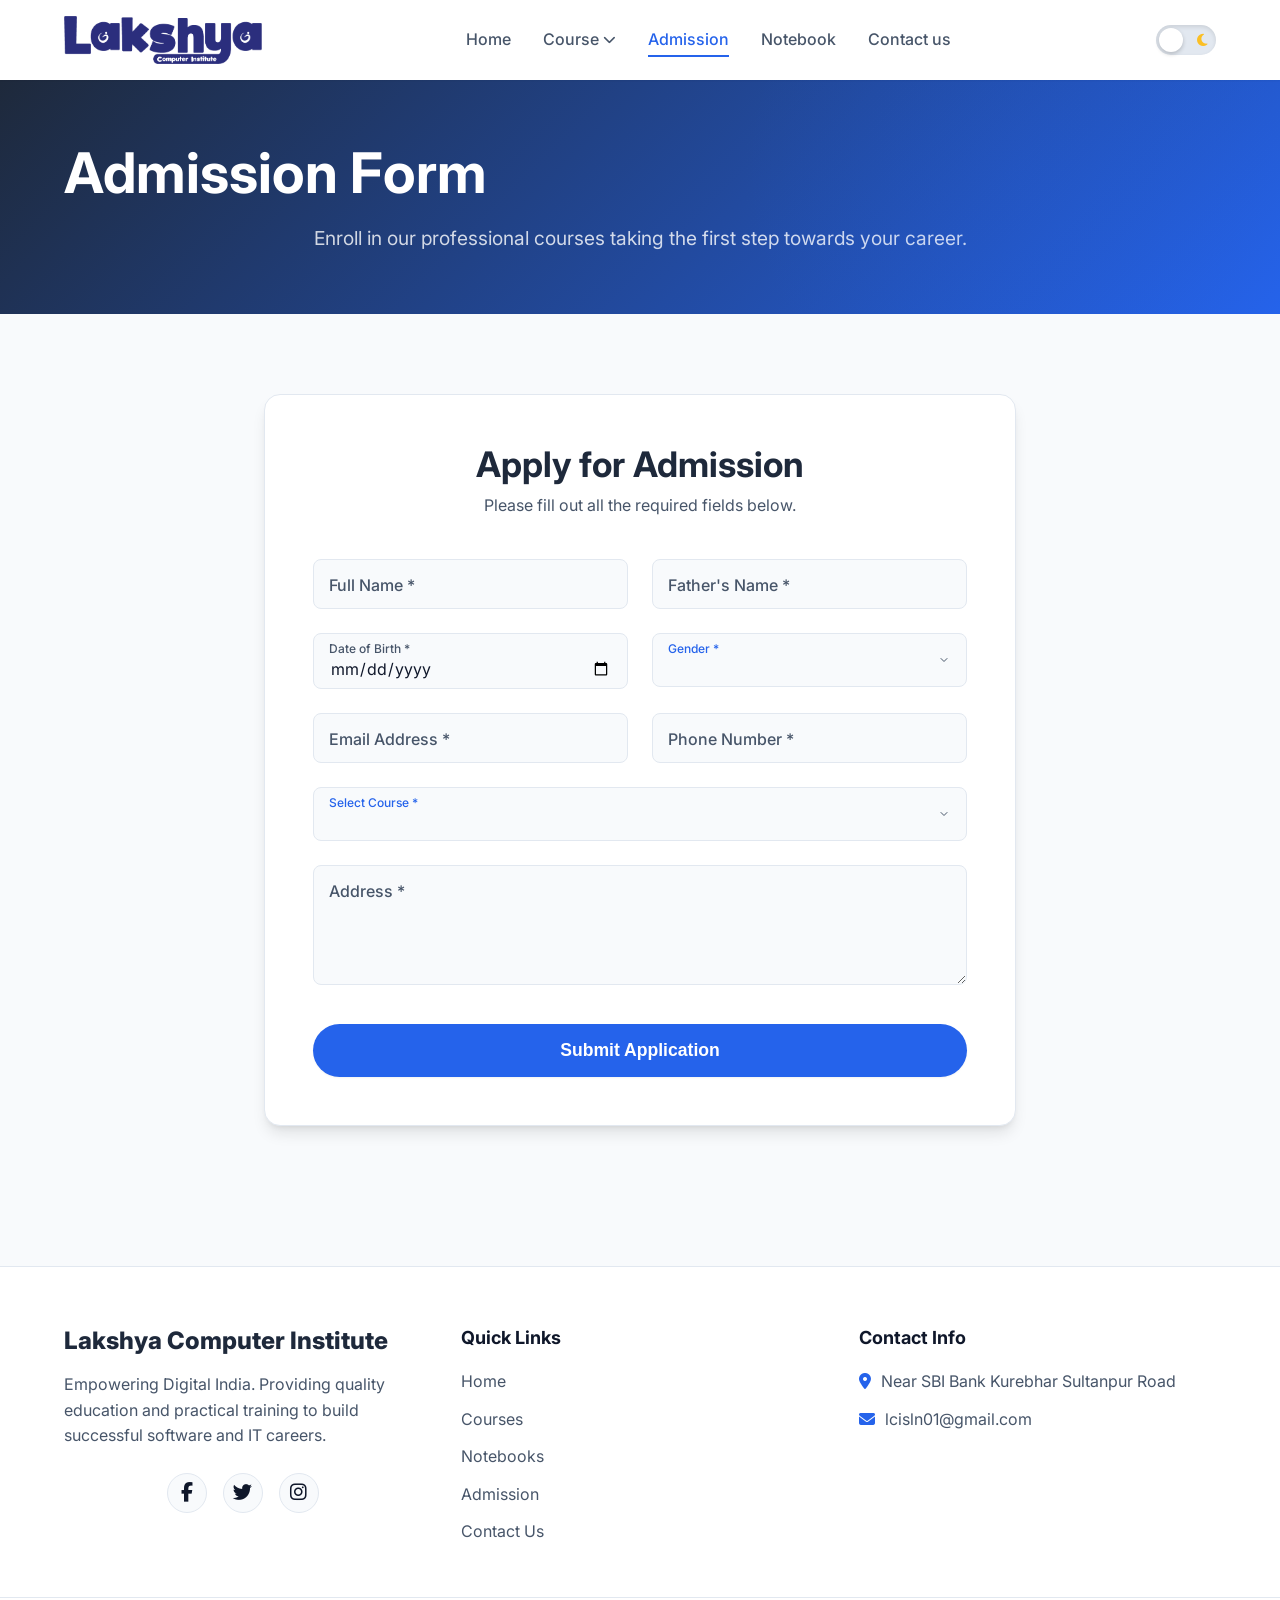
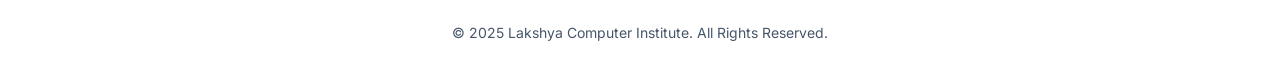
<file: admission.html>
<!DOCTYPE html>
<html lang="en">

<head>
  <meta charset="UTF-8" />
  <title>Admission - Lakshya Computer Institute</title>
  <meta name="viewport" content="width=device-width, initial-scale=1.0" />
  <link rel="icon" type="image/png" href="img/fevicon.png">
  <link rel="stylesheet" href="assets/css/style.css">
  <link rel="stylesheet" href="https://cdnjs.cloudflare.com/ajax/libs/font-awesome/6.4.0/css/all.min.css">
  <style>
    .admission-section {
      max-width: 800px;
      margin: 0 auto;
    }

    .form-card {
      background-color: var(--surface-color);
      border-radius: var(--border-radius-lg);
      padding: 48px;
      box-shadow: var(--shadow-lg);
      border: 1px solid var(--border-color);
    }

    .form-header {
      text-align: center;
      margin-bottom: 40px;
    }

    .form-header h2 {
      color: var(--primary-color);
      font-size: 2.2rem;
      margin-bottom: 8px;
    }

    .form-grid {
      display: grid;
      grid-template-columns: 1fr 1fr;
      gap: 0 24px;
    }

    .full-width {
      grid-column: 1 / -1;
    }

    /* Floating Labels Adjustments for Select/Date */
    .floating-group select.form-control {
      appearance: none;
      -webkit-appearance: none;
      padding-top: 24px;
      padding-bottom: 8px;
      cursor: pointer;
    }

    .floating-group select.form-control:focus~.floating-label,
    .floating-group select.form-control:valid~.floating-label {
      top: 6px;
      font-size: 0.75rem;
      color: var(--accent-color);
    }

    .floating-group input[type="date"].form-control {
      padding-top: 24px;
      padding-bottom: 8px;
    }

    .floating-group input[type="date"].form-control~.floating-label {
      top: 6px;
      font-size: 0.75rem;
      color: var(--text-secondary);
    }

    .floating-group select {
      background: var(--bg-color) url("data:image/svg+xml,%3Csvg xmlns='http://www.w3.org/2000/svg' width='12' height='12' viewBox='0 0 24 24' fill='none' stroke='%23475569' stroke-width='2' stroke-linecap='round' stroke-linejoin='round'%3E%3Cpolyline points='6 9 12 15 18 9'%3E%3C/polyline%3E%3C/svg%3E") no-repeat right 16px center;
    }

    /* Success Modal */
    .modal-overlay {
      position: fixed;
      top: 0;
      left: 0;
      right: 0;
      bottom: 0;
      background: rgba(15, 23, 42, 0.8);
      display: flex;
      align-items: center;
      justify-content: center;
      z-index: 9999;
      opacity: 0;
      visibility: hidden;
      transition: all var(--transition-normal);
      backdrop-filter: blur(4px);
    }

    .modal-overlay.active {
      opacity: 1;
      visibility: visible;
    }

    .success-modal {
      background: var(--surface-color);
      width: 100%;
      max-width: 450px;
      border-radius: var(--border-radius-lg);
      padding: 40px;
      text-align: center;
      transform: translateY(20px) scale(0.95);
      transition: all 0.4s cubic-bezier(0.175, 0.885, 0.32, 1.275);
      box-shadow: var(--shadow-hover);
    }

    .modal-overlay.active .success-modal {
      transform: translateY(0) scale(1);
    }

    .success-icon {
      width: 80px;
      height: 80px;
      background-color: rgba(16, 185, 129, 0.1);
      color: var(--highlight-color);
      border-radius: 50%;
      display: flex;
      align-items: center;
      justify-content: center;
      font-size: 2.5rem;
      margin: 0 auto 24px auto;
    }

    .success-modal h3 {
      font-size: 1.8rem;
      color: var(--primary-color);
      margin-bottom: 12px;
    }

    .success-modal p {
      color: var(--text-secondary);
      margin-bottom: 32px;
    }

    @media (max-width: 768px) {
      .form-grid {
        grid-template-columns: 1fr;
      }

      .form-card {
        padding: 32px 24px;
      }
    }
  </style>
</head>

<body>
  <!-- Page Loader -->
  <div id="page-loader" class="page-loader">
    <div class="spinner"></div>
  </div>

  <!-- Header -->
  <header>
    <div class="container navbar">
      <div class="nav-brand">
        <a href="index.html">
          <img src="img/logo.png" alt="Lakshya Logo" class="logo-img" />
        </a>
      </div>

      <nav class="nav-menu" id="nav-menu">
        <a href="index.html" class="nav-link">Home</a>
        <div class="dropdown">
          <a href="#" class="nav-link dropdown-toggle" id="dropdownBtn">Course <i class="fas fa-chevron-down"></i></a>
          <div class="dropdown-menu">
            <a href="Course.html" class="dropdown-item">Basic Course</a>
            <a href="Course.html" class="dropdown-item">Intermediate Course</a>
            <a href="Course.html" class="dropdown-item">Advance Course</a>
          </div>
        </div>
        <a href="admission.html" class="nav-link active">Admission</a>
        <a href="Notebook.html" class="nav-link">Notebook</a>
        <a href="contact.html" class="nav-link">Contact us</a>
      </nav>

      <div class="nav-actions">
        <button id="theme-toggle" class="animated-theme-toggle" aria-label="Toggle Dark Mode">
          <div class="toggle-track">
            <i class="fas fa-sun icon-sun"></i>
            <i class="fas fa-moon icon-moon"></i>
            <div class="toggle-thumb"></div>
          </div>
        </button>
        <button id="mobile-menu-btn" class="mobile-menu-btn" aria-label="Toggle Mobile Menu">
          <i class="fas fa-bars"></i>
        </button>
      </div>
    </div>
  </header>

  <!-- Hero Banner -->
  <section class="hero"
    style="padding: 60px 0; text-align: center; background: linear-gradient(135deg, var(--primary-color) 0%, var(--accent-color) 100%); color: #fff;">
    <div class="container">
      <h1 style="color: #fff; margin-bottom: 0;">Admission Form</h1>
      <p style="color: rgba(255,255,255,0.8); font-size: 1.2rem; margin-top: 16px;">Enroll in our professional courses
        taking the first step towards your career.</p>
    </div>
  </section>

  <!-- Admission Form Section -->
  <section class="section-padding" style="background-color: var(--bg-color);">
    <div class="container admission-section">

      <div class="form-card reveal">
        <div class="form-header">
          <h2>Apply for Admission</h2>
          <p style="color: var(--text-secondary);">Please fill out all the required fields below.</p>
        </div>

        <form id="admissionForm" novalidate onsubmit="return false;">
          <div class="form-grid">

            <!-- Full Name -->
            <div class="floating-group">
              <input id="fullName" name="fullName" type="text" class="form-control" required placeholder=" " />
              <label for="fullName" class="floating-label">Full Name *</label>
              <div class="error-message">Please enter your full name.</div>
            </div>

            <!-- Father's Name -->
            <div class="floating-group">
              <input id="fatherName" name="fatherName" type="text" class="form-control" required placeholder=" " />
              <label for="fatherName" class="floating-label">Father's Name *</label>
              <div class="error-message">Please enter your father's name.</div>
            </div>

            <!-- DOB -->
            <div class="floating-group">
              <input id="dob" name="dob" type="date" class="form-control" required placeholder=" " />
              <label for="dob" class="floating-label">Date of Birth *</label>
              <div class="error-message">Please select your date of birth.</div>
            </div>

            <!-- Gender -->
            <div class="floating-group">
              <select id="gender" name="gender" class="form-control" required>
                <option value="" disabled selected hidden></option>
                <option value="Male">Male</option>
                <option value="Female">Female</option>
                <option value="Other">Other</option>
              </select>
              <label for="gender" class="floating-label">Gender *</label>
              <div class="error-message">Please select your gender.</div>
            </div>

            <!-- Email -->
            <div class="floating-group">
              <input id="email" name="email" type="email" class="form-control" required placeholder=" " />
              <label for="email" class="floating-label">Email Address *</label>
              <div class="error-message">Please enter a valid email address.</div>
            </div>

            <!-- Phone Number -->
            <div class="floating-group">
              <input id="phone" name="phone" type="text" class="form-control" required placeholder=" "
                pattern="^[0-9]{10}$" />
              <label for="phone" class="floating-label">Phone Number *</label>
              <div class="error-message">Please enter a valid 10-digit number.</div>
            </div>

            <!-- Select Course -->
            <div class="floating-group full-width">
              <select id="courseSelect" name="courseSelect" class="form-control" required>
                <option value="" disabled selected hidden></option>
                <option value="ADCA">ADCA</option>
                <option value="ADCA Plus">ADCA Plus</option>
                <option value="DCA">DCA</option>
                <option value="TallyPrime">TallyPrime</option>
                <option value="O-Level">O-Level</option>
                <option value="CCC">CCC</option>
              </select>
              <label for="courseSelect" class="floating-label">Select Course *</label>
              <div class="error-message">Please select a course.</div>
            </div>

            <!-- Address -->
            <div class="floating-group full-width" style="margin-bottom: 32px;">
              <textarea id="address" name="address" class="form-control" required placeholder=" "
                style="min-height: 120px; padding-top: 24px;"></textarea>
              <label for="address" class="floating-label">Address *</label>
              <div class="error-message">Please provide your complete address.</div>
            </div>

            <!-- Submit -->
            <div class="full-width">
              <button type="submit" class="btn btn-primary"
                style="width: 100%; padding: 16px; font-size: 1.1rem;">Submit Application</button>
            </div>

          </div>
        </form>

      </div>
    </div>
  </section>

  <!-- Success Modal -->
  <div class="modal-overlay" id="successModal">
    <div class="success-modal">
      <div class="success-icon">
        <i class="fas fa-check"></i>
      </div>
      <h3>Application Submitted!</h3>
      <p id="successMessageText">Thank you! Your admission application has been received. We will contact you shortly.
      </p>
      <button class="btn btn-primary" style="width: 100%;" onclick="closeModal()">Back to Home</button>
    </div>
  </div>

  <!-- Footer -->
  <footer>
    <div class="container footer-content">
      <div class="footer-brand">
        <h3>Lakshya Computer Institute</h3>
        <p>Empowering Digital India. Providing quality education and practical training to build successful software and
          IT careers.</p>
        <div class="social-icons">
          <a href="https://facebook.com/lakshyacomputer" class="social-icon" target="_blank" rel="noopener"><i
              class="fab fa-facebook-f"></i></a>
          <a href="https://twitter.com/lakshyainstitute" class="social-icon" target="_blank" rel="noopener"><i
              class="fab fa-twitter"></i></a>
          <a href="https://instagram.com/lakshyacomputer" class="social-icon" target="_blank" rel="noopener"><i
              class="fab fa-instagram"></i></a>
        </div>
      </div>
      <div class="footer-links">
        <h4>Quick Links</h4>
        <ul>
          <li><a href="index.html">Home</a></li>
          <li><a href="Course.html">Courses</a></li>
          <li><a href="Notebook.html">Notebooks</a></li>
          <li><a href="admission.html">Admission</a></li>
          <li><a href="contact.html">Contact Us</a></li>
        </ul>
      </div>
      <div class="footer-links">
        <h4>Contact Info</h4>
        <ul style="color: var(--text-secondary);">
          <li style="display: flex; gap: 10px; align-items: flex-start;"><i class="fas fa-map-marker-alt"
              style="margin-top: 4px; color: var(--accent-color);"></i> Near SBI Bank Kurebhar Sultanpur Road</li>
          <li style="display: flex; gap: 10px; align-items: center;"><i class="fas fa-envelope"
              style="color: var(--accent-color);"></i> lcisln01@gmail.com</li>
        </ul>
      </div>
    </div>
    <div class="footer-bottom">
      &copy; 2025 Lakshya Computer Institute. All Rights Reserved.
    </div>
  </footer>

  <!-- Scroll to Top -->
  <button id="scroll-top-btn" class="scroll-top" aria-label="Scroll to top"><i class="fas fa-arrow-up"></i></button>

  <script src="assets/js/main.js"></script>
  <script>
    const form = document.getElementById('admissionForm');
    const inputs = form.querySelectorAll('.form-control');

    // Remove error class on input
    inputs.forEach(input => {
      input.addEventListener('input', () => {
        input.classList.remove('error');
      });
      input.addEventListener('change', () => {
        input.classList.remove('error');
      });
    });

    form.addEventListener('submit', (e) => {
      e.preventDefault();

      let isValid = true;

      // Basic empty validation
      inputs.forEach(input => {
        if (!input.value.trim()) {
          input.classList.add('error');
          isValid = false;
        }
      });

      // Email validation
      const email = document.getElementById('email');
      const emailRegex = /^[^\s@]+@[^\s@]+\.[^\s@]+$/;
      if (email.value.trim() && !emailRegex.test(email.value.trim())) {
        email.classList.add('error');
        isValid = false;
      }

      // Phone validation
      const phone = document.getElementById('phone');
      const phoneRegex = /^[0-9]{10}$/;
      if (phone.value.trim() && !phoneRegex.test(phone.value.trim())) {
        phone.classList.add('error');
        isValid = false;
      }

      const name = document.getElementById('fullName').value.trim();

      if (isValid) {
        document.getElementById('successMessageText').innerHTML = `Thank you, <strong>${name}</strong>! Your admission application has been successfully submitted.`;
        document.getElementById('successModal').classList.add('active');
        document.body.style.overflow = 'hidden'; // prevent scrolling
      }
    });

    function closeModal() {
      document.getElementById('successModal').classList.remove('active');
      document.body.style.overflow = 'auto'; // allow scrolling
      form.reset();
      window.location.href = 'index.html';
    }
  </script>
</body>

</html>
</file>
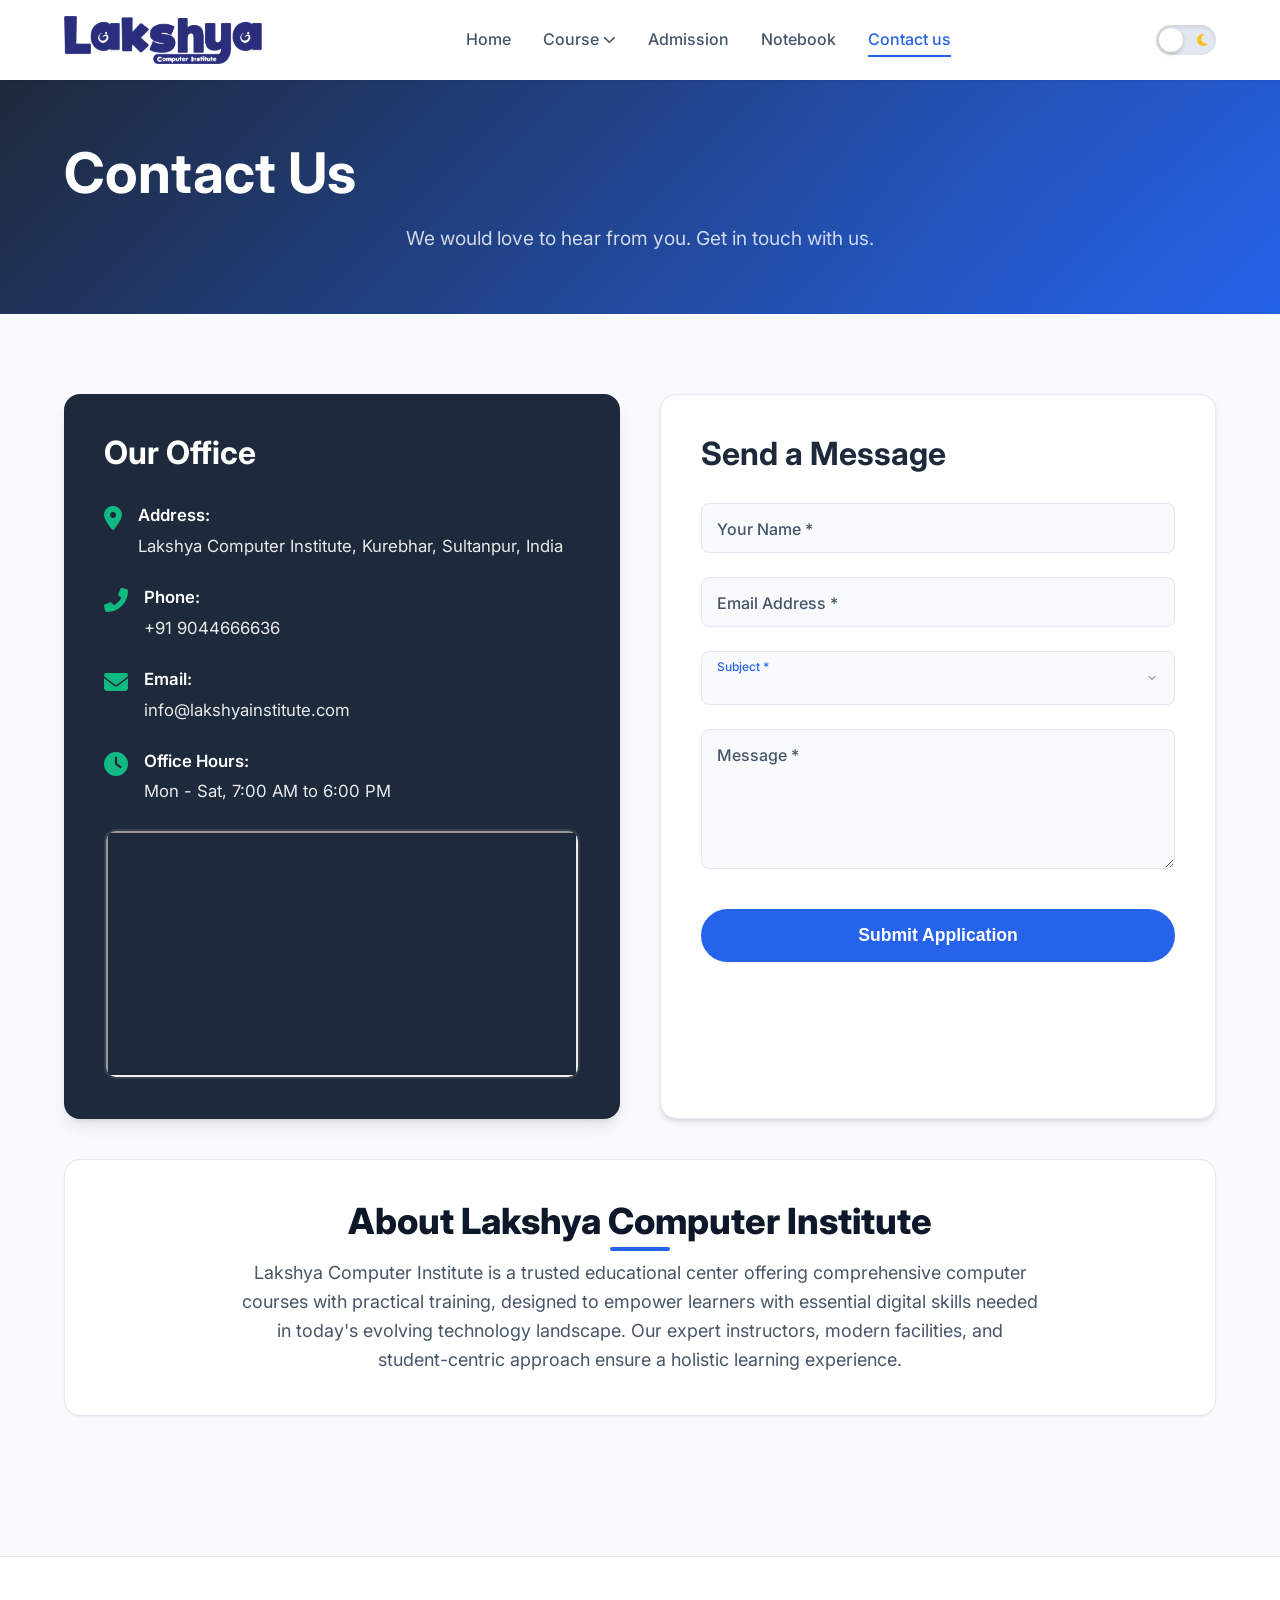
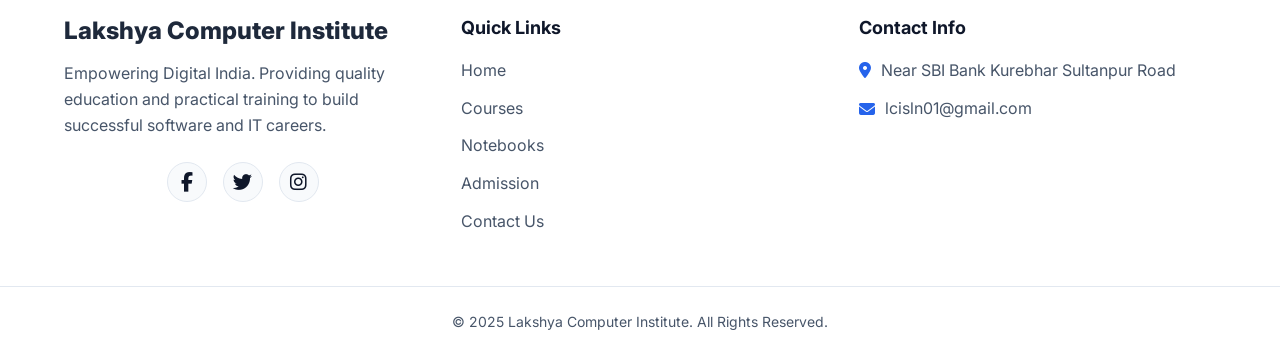
<file: contact.html>
<!DOCTYPE html>
<html lang="en">

<head>
  <meta charset="UTF-8" />
  <title>Contact Us - Lakshya Computer Institute</title>
  <meta name="viewport" content="width=device-width, initial-scale=1.0" />
  <link rel="icon" type="image/png" href="img/fevicon.png">
  <link rel="stylesheet" href="assets/css/style.css">
  <link rel="stylesheet" href="https://cdnjs.cloudflare.com/ajax/libs/font-awesome/6.4.0/css/all.min.css">
  <style>
    /* Contact Specific Styles */
    .contact-info-card {
      background-color: var(--primary-color);
      color: #fff;
      border-radius: var(--border-radius-lg);
      padding: 40px;
      box-shadow: var(--shadow-lg);
      height: 100%;
      display: flex;
      flex-direction: column;
    }

    .contact-info-card h2 {
      color: #fff;
      font-size: 2rem;
      margin-bottom: 30px;
    }

    .contact-detail {
      display: flex;
      align-items: flex-start;
      gap: 16px;
      margin-bottom: 24px;
    }

    .contact-detail i {
      font-size: 1.5rem;
      color: var(--highlight-color);
      margin-top: 4px;
    }

    .contact-detail p {
      margin: 0;
      font-size: 1.05rem;
      line-height: 1.6;
      color: rgba(255, 255, 255, 0.9);
    }

    .contact-detail strong {
      display: block;
      color: #fff;
      font-weight: 600;
      margin-bottom: 4px;
    }

    .map-wrapper {
      margin-top: auto;
      border-radius: var(--border-radius-md);
      overflow: hidden;
      height: 250px;
      border: 2px solid rgba(255, 255, 255, 0.1);
    }

    .map-wrapper iframe {
      width: 100%;
      height: 100%;
      display: block;
    }

    /* Form Card Styles */
    .contact-form-card {
      background-color: var(--surface-color);
      border-radius: var(--border-radius-lg);
      padding: 40px;
      box-shadow: var(--shadow-md);
      border: 1px solid var(--border-color);
      height: 100%;
    }

    .contact-form-card h2 {
      color: var(--primary-color);
      font-size: 2rem;
      margin-bottom: 30px;
    }

    /* Floating Labels Adjustments for Select/Date */
    .floating-group select.form-control {
      appearance: none;
      -webkit-appearance: none;
      padding-top: 24px;
      padding-bottom: 8px;
      cursor: pointer;
    }

    .floating-group select.form-control:focus~.floating-label,
    .floating-group select.form-control:valid~.floating-label {
      top: 6px;
      font-size: 0.75rem;
      color: var(--accent-color);
    }

    .floating-group select {
      background: var(--bg-color) url("data:image/svg+xml,%3Csvg xmlns='http://www.w3.org/2000/svg' width='12' height='12' viewBox='0 0 24 24' fill='none' stroke='%23475569' stroke-width='2' stroke-linecap='round' stroke-linejoin='round'%3E%3Cpolyline points='6 9 12 15 18 9'%3E%3C/polyline%3E%3C/svg%3E") no-repeat right 16px center;
    }

    .about-us-card {
      background-color: var(--surface-color);
      border-radius: var(--border-radius-lg);
      padding: 40px;
      text-align: center;
      margin-top: 40px;
      box-shadow: var(--shadow-sm);
      border: 1px solid var(--border-color);
    }

    /* Success Modal */
    .modal-overlay {
      position: fixed;
      top: 0;
      left: 0;
      right: 0;
      bottom: 0;
      background: rgba(15, 23, 42, 0.8);
      display: flex;
      align-items: center;
      justify-content: center;
      z-index: 9999;
      opacity: 0;
      visibility: hidden;
      transition: all var(--transition-normal);
      backdrop-filter: blur(4px);
    }

    .modal-overlay.active {
      opacity: 1;
      visibility: visible;
    }

    .success-modal {
      background: var(--surface-color);
      width: 100%;
      max-width: 450px;
      border-radius: var(--border-radius-lg);
      padding: 40px;
      text-align: center;
      transform: translateY(20px) scale(0.95);
      transition: all 0.4s cubic-bezier(0.175, 0.885, 0.32, 1.275);
      box-shadow: var(--shadow-hover);
    }

    .modal-overlay.active .success-modal {
      transform: translateY(0) scale(1);
    }

    .success-icon {
      width: 80px;
      height: 80px;
      background-color: rgba(16, 185, 129, 0.1);
      color: var(--highlight-color);
      border-radius: 50%;
      display: flex;
      align-items: center;
      justify-content: center;
      font-size: 2.5rem;
      margin: 0 auto 24px auto;
    }

    .success-modal h3 {
      font-size: 1.8rem;
      color: var(--primary-color);
      margin-bottom: 12px;
    }

    .success-modal p {
      color: var(--text-secondary);
      margin-bottom: 32px;
    }

    @media (max-width: 992px) {
      .contact-layout {
        display: flex;
        flex-direction: column-reverse;
        /* Form on top for mobile */
        gap: 40px;
      }
    }
  </style>
</head>

<body>
  <!-- Page Loader -->
  <div id="page-loader" class="page-loader">
    <div class="spinner"></div>
  </div>

  <!-- Header -->
  <header>
    <div class="container navbar">
      <div class="nav-brand">
        <a href="index.html">
          <img src="img/logo.png" alt="Lakshya Logo" class="logo-img" />
        </a>
      </div>

      <nav class="nav-menu" id="nav-menu">
        <a href="index.html" class="nav-link">Home</a>
        <div class="dropdown">
          <a href="#" class="nav-link dropdown-toggle" id="dropdownBtn">Course <i class="fas fa-chevron-down"></i></a>
          <div class="dropdown-menu">
            <a href="Course.html" class="dropdown-item">Basic Course</a>
            <a href="Course.html" class="dropdown-item">Intermediate Course</a>
            <a href="Course.html" class="dropdown-item">Advance Course</a>
          </div>
        </div>
        <a href="admission.html" class="nav-link">Admission</a>
        <a href="Notebook.html" class="nav-link">Notebook</a>
        <a href="contact.html" class="nav-link active">Contact us</a>
      </nav>

      <div class="nav-actions">
        <button id="theme-toggle" class="animated-theme-toggle" aria-label="Toggle Dark Mode">
          <div class="toggle-track">
            <i class="fas fa-sun icon-sun"></i>
            <i class="fas fa-moon icon-moon"></i>
            <div class="toggle-thumb"></div>
          </div>
        </button>
        <button id="mobile-menu-btn" class="mobile-menu-btn" aria-label="Toggle Mobile Menu">
          <i class="fas fa-bars"></i>
        </button>
      </div>
    </div>
  </header>

  <!-- Hero Banner -->
  <section class="hero"
    style="padding: 60px 0; text-align: center; background: linear-gradient(135deg, var(--primary-color) 0%, var(--accent-color) 100%); color: #fff;">
    <div class="container">
      <h1 style="color: #fff; margin-bottom: 0;">Contact Us</h1>
      <p style="color: rgba(255,255,255,0.8); font-size: 1.2rem; margin-top: 16px;">We would love to hear from you. Get
        in touch with us.</p>
    </div>
  </section>

  <!-- Contact Section -->
  <section class="section-padding" style="background-color: var(--bg-color);">
    <div class="container">

      <div class="grid-2 contact-layout">

        <!-- Left Column: Info & Map -->
        <div class="contact-info-card reveal">
          <h2>Our Office</h2>

          <div class="contact-detail">
            <i class="fas fa-map-marker-alt"></i>
            <p><strong>Address:</strong> Lakshya Computer Institute, Kurebhar, Sultanpur, India</p>
          </div>

          <div class="contact-detail">
            <i class="fas fa-phone-alt"></i>
            <p><strong>Phone:</strong> +91 9044666636</p>
          </div>

          <div class="contact-detail">
            <i class="fas fa-envelope"></i>
            <p><strong>Email:</strong> info@lakshyainstitute.com</p>
          </div>

          <div class="contact-detail">
            <i class="fas fa-clock"></i>
            <p><strong>Office Hours:</strong> Mon - Sat, 7:00 AM to 6:00 PM</p>
          </div>

          <div class="map-wrapper mt-4">
            <iframe
              src="https://www.google.com/maps/embed?pb=!1m18!1m12!1m3!1d3573.3464577233767!2d82.12186277530004!3d26.412293976949005!2m3!1f0!2f0!3f0!3m2!1i1024!2i768!4f13.1!3m3!1m2!1s0x399a70b5b1c61047%3A0x3f7963df9a05175!2sLakshya%20Computer%20Institute!5e0!3m2!1sen!2sin!4v1759248676614!5m2!1sen!2sin"
              allowfullscreen="" loading="lazy" referrerpolicy="no-referrer-when-downgrade"></iframe>
          </div>
        </div>

        <!-- Right Column: Form -->
        <div class="contact-form-card reveal" style="transition-delay: 0.2s;">
          <h2>Send a Message</h2>
          <form id="contactForm" novalidate onsubmit="return false;">

            <div class="floating-group">
              <input id="contactName" name="contactName" type="text" class="form-control" required placeholder=" " />
              <label for="contactName" class="floating-label">Your Name *</label>
              <div class="error-message">Please enter your name.</div>
            </div>

            <div class="floating-group">
              <input id="contactEmail" name="contactEmail" type="email" class="form-control" required placeholder=" " />
              <label for="contactEmail" class="floating-label">Email Address *</label>
              <div class="error-message">Please enter a valid email address.</div>
            </div>

            <div class="floating-group">
              <select id="contactSubject" name="contactSubject" class="form-control" required>
                <option value="" disabled selected hidden></option>
                <option value="general">General Inquiry</option>
                <option value="admission">Admission</option>
                <option value="courses">Courses</option>
                <option value="technical">Technical Support</option>
                <option value="other">Other</option>
              </select>
              <label for="contactSubject" class="floating-label">Subject *</label>
              <div class="error-message">Please select a subject.</div>
            </div>

            <div class="floating-group" style="margin-bottom: 32px;">
              <textarea id="contactMsg" name="contactMsg" class="form-control" required placeholder=" "
                style="min-height: 140px; padding-top: 24px;"></textarea>
              <label for="contactMsg" class="floating-label">Message *</label>
              <div class="error-message">Please enter your message.</div>
            </div>

            <button type="submit" class="btn btn-primary" style="width: 100%; padding: 16px; font-size: 1.1rem;">Submit
              Application</button>

          </form>
        </div>
      </div>

      <!-- About Us -->
      <div class="about-us-card reveal">
        <h3 class="section-title">About Lakshya Computer Institute</h3>
        <p class="section-subtitle" style="max-width: 800px; margin-bottom: 0;">
          Lakshya Computer Institute is a trusted educational center offering comprehensive computer courses with
          practical training, designed to empower learners with essential digital skills needed in today's evolving
          technology landscape. Our expert instructors, modern facilities, and student-centric approach ensure a
          holistic learning experience.
        </p>
      </div>

    </div>
  </section>

  <!-- Success Modal -->
  <div class="modal-overlay" id="successModal">
    <div class="success-modal">
      <div class="success-icon">
        <i class="fas fa-check"></i>
      </div>
      <h3>Message Sent!</h3>
      <p id="successMessageText">Thank you! Your message has been received. We will get back to you shortly.</p>
      <button class="btn btn-primary" style="width: 100%;" onclick="closeModal()">Close</button>
    </div>
  </div>

  <!-- Footer -->
  <footer>
    <div class="container footer-content">
      <div class="footer-brand">
        <h3>Lakshya Computer Institute</h3>
        <p>Empowering Digital India. Providing quality education and practical training to build successful software and
          IT careers.</p>
        <div class="social-icons">
          <a href="https://facebook.com/lakshyacomputer" class="social-icon" target="_blank" rel="noopener"><i
              class="fab fa-facebook-f"></i></a>
          <a href="https://twitter.com/lakshyainstitute" class="social-icon" target="_blank" rel="noopener"><i
              class="fab fa-twitter"></i></a>
          <a href="https://instagram.com/lakshyacomputer" class="social-icon" target="_blank" rel="noopener"><i
              class="fab fa-instagram"></i></a>
        </div>
      </div>
      <div class="footer-links">
        <h4>Quick Links</h4>
        <ul>
          <li><a href="index.html">Home</a></li>
          <li><a href="Course.html">Courses</a></li>
          <li><a href="Notebook.html">Notebooks</a></li>
          <li><a href="admission.html">Admission</a></li>
          <li><a href="contact.html">Contact Us</a></li>
        </ul>
      </div>
      <div class="footer-links">
        <h4>Contact Info</h4>
        <ul style="color: var(--text-secondary);">
          <li style="display: flex; gap: 10px; align-items: flex-start;"><i class="fas fa-map-marker-alt"
              style="margin-top: 4px; color: var(--accent-color);"></i> Near SBI Bank Kurebhar Sultanpur Road</li>
          <li style="display: flex; gap: 10px; align-items: center;"><i class="fas fa-envelope"
              style="color: var(--accent-color);"></i> lcisln01@gmail.com</li>
        </ul>
      </div>
    </div>
    <div class="footer-bottom">
      &copy; 2025 Lakshya Computer Institute. All Rights Reserved.
    </div>
  </footer>

  <!-- Scroll to Top -->
  <button id="scroll-top-btn" class="scroll-top" aria-label="Scroll to top"><i class="fas fa-arrow-up"></i></button>

  <script src="assets/js/main.js"></script>
  <script>
    const form = document.getElementById('contactForm');
    const inputs = form.querySelectorAll('.form-control');

    // Remove error class on input
    inputs.forEach(input => {
      input.addEventListener('input', () => {
        input.classList.remove('error');
      });
      input.addEventListener('change', () => {
        input.classList.remove('error');
      });
    });

    form.addEventListener('submit', (e) => {
      e.preventDefault();

      let isValid = true;

      // Basic empty validation
      inputs.forEach(input => {
        if (!input.value.trim()) {
          input.classList.add('error');
          isValid = false;
        }
      });

      // Email validation
      const email = document.getElementById('contactEmail');
      const emailRegex = /^[^\s@]+@[^\s@]+\.[^\s@]+$/;
      if (email.value.trim() && !emailRegex.test(email.value.trim())) {
        email.classList.add('error');
        isValid = false;
      }

      const name = document.getElementById('contactName').value.trim();

      if (isValid) {
        document.getElementById('successMessageText').innerHTML = `Thank you, <strong>${name}</strong>. Your message has been sent successfully!`;
        document.getElementById('successModal').classList.add('active');
        document.body.style.overflow = 'hidden'; // prevent scrolling
      }
    });

    function closeModal() {
      document.getElementById('successModal').classList.remove('active');
      document.body.style.overflow = 'auto'; // allow scrolling
      form.reset();
    }
  </script>
</body>

</html>
</file>
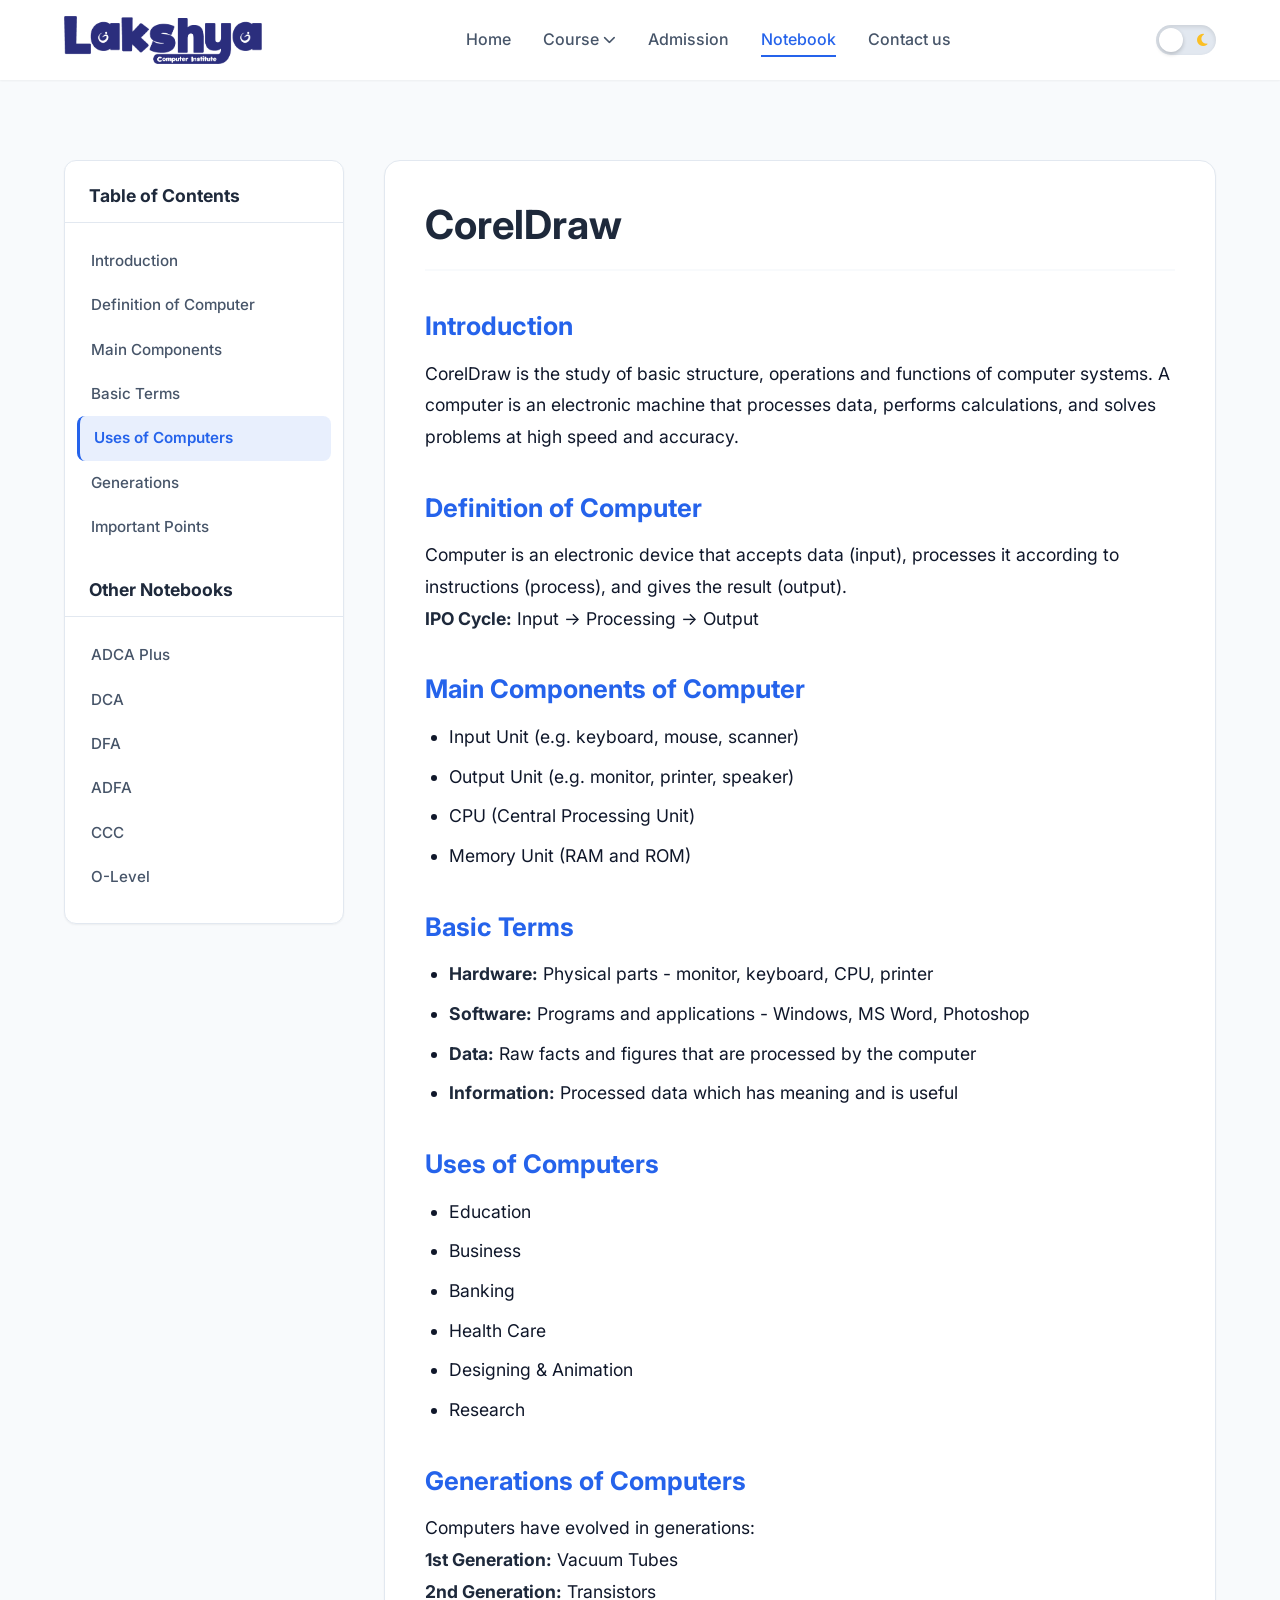
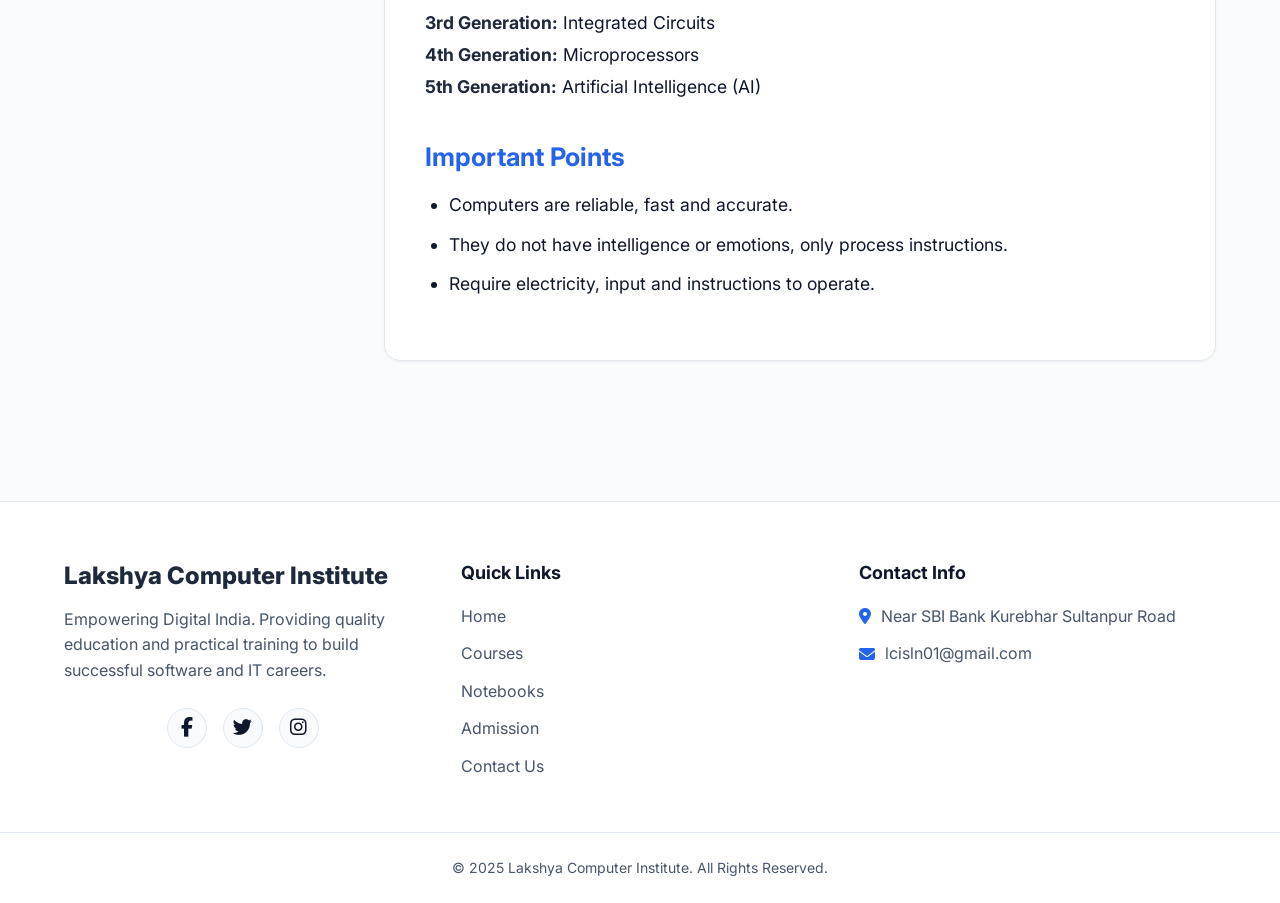
<file: coreldraw.html>
<!DOCTYPE html>
<html lang="en">

<head>
  <meta charset="UTF-8" />
  <title>CorelDraw - Lakshya Computer Institute</title>
  <meta name="viewport" content="width=device-width, initial-scale=1.0" />
  <link rel="icon" type="image/png" href="img/fevicon.png">
  <link rel="stylesheet" href="assets/css/style.css">
  <link rel="stylesheet" href="https://cdnjs.cloudflare.com/ajax/libs/font-awesome/6.4.0/css/all.min.css">
  <style>
    .notes-layout {
      display: flex;
      gap: 40px;
      position: relative;
      align-items: flex-start;
    }

    /* Sidebar Toggle for Mobile */
    .sidebar-toggle {
      display: none;
      width: 100%;
      background-color: var(--primary-color);
      color: #fff;
      padding: 14px 20px;
      border: none;
      border-radius: var(--border-radius-sm);
      font-size: 1.1rem;
      font-weight: 600;
      cursor: pointer;
      margin-bottom: 20px;
      justify-content: space-between;
      align-items: center;
    }

    /* Sidebar Styling */
    .notes-sidebar {
      width: 280px;
      flex-shrink: 0;
      background-color: var(--surface-color);
      border-radius: var(--border-radius-md);
      border: 1px solid var(--border-color);
      padding: 24px 0;
      position: sticky;
      top: 100px;
      height: max-content;
      max-height: calc(100vh - 120px);
      overflow-y: auto;
      box-shadow: var(--shadow-sm);
      z-index: 10;
    }

    .sidebar-header {
      padding: 0 24px 16px 24px;
      border-bottom: 1px solid var(--border-color);
      margin-bottom: 16px;
    }

    .sidebar-header h3 {
      font-size: 1.1rem;
      color: var(--primary-color);
      margin: 0;
    }

    .toc-list {
      list-style: none;
      padding: 0 12px;
    }

    .toc-list li a {
      display: block;
      padding: 10px 14px;
      color: var(--text-secondary);
      border-radius: var(--border-radius-sm);
      font-size: 0.95rem;
      font-weight: 500;
      transition: all var(--transition-fast);
      text-decoration: none;
    }

    .toc-list li a:hover {
      background-color: var(--bg-color);
      color: var(--accent-color);
    }

    .toc-list li a.active {
      background-color: rgba(37, 99, 235, 0.1);
      color: var(--accent-color);
      font-weight: 600;
      border-left: 3px solid var(--accent-color);
    }

    /* Reading Content Area */
    .notes-content {
      flex: 1;
      background-color: var(--surface-color);
      border-radius: var(--border-radius-lg);
      padding: 40px;
      border: 1px solid var(--border-color);
      box-shadow: var(--shadow-sm);
    }

    .notes-content h1 {
      font-size: 2.5rem;
      color: var(--primary-color);
      margin-bottom: 30px;
      padding-bottom: 20px;
      border-bottom: 2px solid var(--bg-color);
    }

    .notes-content h2 {
      font-size: 1.6rem;
      color: var(--accent-color);
      margin-top: 40px;
      margin-bottom: 16px;
      scroll-margin-top: 100px;
      /* Offset for sticky nav */
    }

    .notes-content p,
    .notes-content ul {
      font-size: 1.1rem;
      line-height: 1.8;
      color: var(--text-primary);
      margin-bottom: 20px;
      max-width: 80ch;
      /* Optimal reading width */
    }

    .notes-content ul {
      padding-left: 24px;
    }

    .notes-content li {
      margin-bottom: 8px;
    }

    .notes-content strong {
      color: var(--primary-color);
      font-weight: 700;
    }

    @media (max-width: 992px) {
      .notes-layout {
        flex-direction: column;
      }

      .sidebar-toggle {
        display: flex;
      }

      .notes-sidebar {
        width: 100%;
        position: static;
        max-height: none;
        display: none;
      }

      .notes-sidebar.show {
        display: block;
      }

      .notes-content {
        padding: 30px 20px;
      }

      .notes-content h1 {
        font-size: 2rem;
      }
    }
  </style>
</head>

<body>
  <!-- Page Loader -->
  <div id="page-loader" class="page-loader">
    <div class="spinner"></div>
  </div>

  <!-- Header -->
  <header>
    <div class="container navbar">
      <div class="nav-brand">
        <a href="index.html">
          <img src="img/logo.png" alt="Lakshya Logo" class="logo-img" />
        </a>
      </div>

      <nav class="nav-menu" id="nav-menu">
        <a href="index.html" class="nav-link">Home</a>
        <div class="dropdown">
          <a href="#" class="nav-link dropdown-toggle" id="dropdownBtn">Course <i class="fas fa-chevron-down"></i></a>
          <div class="dropdown-menu">
            <a href="Course.html" class="dropdown-item">Basic Course</a>
            <a href="Course.html" class="dropdown-item">Intermediate Course</a>
            <a href="Course.html" class="dropdown-item">Advance Course</a>
          </div>
        </div>
        <a href="admission.html" class="nav-link">Admission</a>
        <a href="Notebook.html" class="nav-link active">Notebook</a>
        <a href="contact.html" class="nav-link">Contact us</a>
      </nav>

      <div class="nav-actions">
        <button id="theme-toggle" class="animated-theme-toggle" aria-label="Toggle Dark Mode">
          <div class="toggle-track">
            <i class="fas fa-sun icon-sun"></i>
            <i class="fas fa-moon icon-moon"></i>
            <div class="toggle-thumb"></div>
          </div>
        </button>
        <button id="mobile-menu-btn" class="mobile-menu-btn" aria-label="Toggle Mobile Menu">
          <i class="fas fa-bars"></i>
        </button>
      </div>
    </div>
  </header>

  <!-- Notes Section -->
  <section class="section-padding" style="background-color: var(--bg-color);">
    <div class="container">

      <button class="sidebar-toggle" id="sidebarToggle">
        <span>Table of Contents</span> <i class="fas fa-chevron-down"></i>
      </button>

      <div class="notes-layout">
        <!-- Sticky Sidebar -->
        <aside class="notes-sidebar" id="notesSidebar">
          <div class="sidebar-header">
            <h3>Table of Contents</h3>
          </div>
          <ul class="toc-list" id="tocList">
            <li><a href="#intro" class="toc-link">Introduction</a></li>
            <li><a href="#definition" class="toc-link">Definition of Computer</a></li>
            <li><a href="#components" class="toc-link">Main Components</a></li>
            <li><a href="#terms" class="toc-link">Basic Terms</a></li>
            <li><a href="#uses" class="toc-link">Uses of Computers</a></li>
            <li><a href="#generations" class="toc-link">Generations</a></li>
            <li><a href="#points" class="toc-link">Important Points</a></li>
          </ul>

          <div class="sidebar-header" style="margin-top: 30px;">
            <h3>Other Notebooks</h3>
          </div>
          <ul class="toc-list">
            <li><a href="Course.html">ADCA Plus</a></li>
            <li><a href="Course.html">DCA</a></li>
            <li><a href="Course.html">DFA</a></li>
            <li><a href="Course.html">ADFA</a></li>
            <li><a href="Course.html">CCC</a></li>
            <li><a href="Course.html">O-Level</a></li>
          </ul>
        </aside>

        <!-- Main Content -->
        <div class="notes-content reveal">
          <h1>CorelDraw</h1>

          <h2 id="intro" class="scroll-target">Introduction</h2>
          <p>
            CorelDraw is the study of basic structure, operations and functions of computer systems. A
            computer is an electronic machine that processes data, performs calculations, and solves problems at high
            speed and accuracy.
          </p>

          <h2 id="definition" class="scroll-target">Definition of Computer</h2>
          <p>
            Computer is an electronic device that accepts data (input), processes it according to instructions
            (process),
            and gives the result (output). <br>
            <strong>IPO Cycle:</strong> Input &rarr; Processing &rarr; Output
          </p>

          <h2 id="components" class="scroll-target">Main Components of Computer</h2>
          <ul>
            <li>Input Unit (e.g. keyboard, mouse, scanner)</li>
            <li>Output Unit (e.g. monitor, printer, speaker)</li>
            <li>CPU (Central Processing Unit)</li>
            <li>Memory Unit (RAM and ROM)</li>
          </ul>

          <h2 id="terms" class="scroll-target">Basic Terms</h2>
          <ul>
            <li><strong>Hardware:</strong> Physical parts - monitor, keyboard, CPU, printer</li>
            <li><strong>Software:</strong> Programs and applications - Windows, MS Word, Photoshop</li>
            <li><strong>Data:</strong> Raw facts and figures that are processed by the computer</li>
            <li><strong>Information:</strong> Processed data which has meaning and is useful</li>
          </ul>

          <h2 id="uses" class="scroll-target">Uses of Computers</h2>
          <ul>
            <li>Education</li>
            <li>Business</li>
            <li>Banking</li>
            <li>Health Care</li>
            <li>Designing &amp; Animation</li>
            <li>Research</li>
          </ul>

          <h2 id="generations" class="scroll-target">Generations of Computers</h2>
          <p>
            Computers have evolved in generations: <br>
            <strong>1st Generation:</strong> Vacuum Tubes <br>
            <strong>2nd Generation:</strong> Transistors <br>
            <strong>3rd Generation:</strong> Integrated Circuits <br>
            <strong>4th Generation:</strong> Microprocessors <br>
            <strong>5th Generation:</strong> Artificial Intelligence (AI)
          </p>

          <h2 id="points" class="scroll-target">Important Points</h2>
          <ul>
            <li>Computers are reliable, fast and accurate.</li>
            <li>They do not have intelligence or emotions, only process instructions.</li>
            <li>Require electricity, input and instructions to operate.</li>
          </ul>
        </div>
      </div>
    </div>
  </section>

  <!-- Footer -->
  <footer>
    <div class="container footer-content">
      <div class="footer-brand">
        <h3>Lakshya Computer Institute</h3>
        <p>Empowering Digital India. Providing quality education and practical training to build successful software and
          IT careers.</p>
        <div class="social-icons">
          <a href="https://facebook.com/lakshyacomputer" class="social-icon" target="_blank" rel="noopener"><i
              class="fab fa-facebook-f"></i></a>
          <a href="https://twitter.com/lakshyainstitute" class="social-icon" target="_blank" rel="noopener"><i
              class="fab fa-twitter"></i></a>
          <a href="https://instagram.com/lakshyacomputer" class="social-icon" target="_blank" rel="noopener"><i
              class="fab fa-instagram"></i></a>
        </div>
      </div>
      <div class="footer-links">
        <h4>Quick Links</h4>
        <ul>
          <li><a href="index.html">Home</a></li>
          <li><a href="Course.html">Courses</a></li>
          <li><a href="Notebook.html">Notebooks</a></li>
          <li><a href="admission.html">Admission</a></li>
          <li><a href="contact.html">Contact Us</a></li>
        </ul>
      </div>
      <div class="footer-links">
        <h4>Contact Info</h4>
        <ul style="color: var(--text-secondary);">
          <li style="display: flex; gap: 10px; align-items: flex-start;"><i class="fas fa-map-marker-alt"
              style="margin-top: 4px; color: var(--accent-color);"></i> Near SBI Bank Kurebhar Sultanpur Road</li>
          <li style="display: flex; gap: 10px; align-items: center;"><i class="fas fa-envelope"
              style="color: var(--accent-color);"></i> lcisln01@gmail.com</li>
        </ul>
      </div>
    </div>
    <div class="footer-bottom">
      &copy; 2025 Lakshya Computer Institute. All Rights Reserved.
    </div>
  </footer>

  <!-- Scroll to Top -->
  <button id="scroll-top-btn" class="scroll-top" aria-label="Scroll to top"><i class="fas fa-arrow-up"></i></button>

  <script src="assets/js/main.js"></script>
  <script>
    document.addEventListener('DOMContentLoaded', () => {
      // Mobile Sidebar Toggle
      const sidebarToggle = document.getElementById('sidebarToggle');
      const notesSidebar = document.getElementById('notesSidebar');
      const toggleIcon = sidebarToggle.querySelector('i');

      sidebarToggle.addEventListener('click', () => {
        notesSidebar.classList.toggle('show');
        if (notesSidebar.classList.contains('show')) {
          toggleIcon.classList.replace('fa-chevron-down', 'fa-chevron-up');
        } else {
          toggleIcon.classList.replace('fa-chevron-up', 'fa-chevron-down');
        }
      });

      // Table of Contents Highlight via Intersection Observer
      const sections = document.querySelectorAll('.scroll-target');
      const navLinks = document.querySelectorAll('.toc-link');

      const observerOptions = {
        root: null,
        rootMargin: '-20% 0px -70% 0px', // Trigger when heading reaches near top
        threshold: 0
      };

      const observer = new IntersectionObserver((entries) => {
        entries.forEach(entry => {
          if (entry.isIntersecting) {
            const id = entry.target.getAttribute('id');
            // Remove active from all
            navLinks.forEach(link => link.classList.remove('active'));
            // Add active to current
            const activeLink = document.querySelector(`.toc-link[href="#${id}"]`);
            if (activeLink) activeLink.classList.add('active');
          }
        });
      }, observerOptions);

      sections.forEach(section => {
        observer.observe(section);
      });

      // Smooth scroll for TOC links
      navLinks.forEach(link => {
        link.addEventListener('click', function (e) {
          e.preventDefault();
          const targetId = this.getAttribute('href').substring(1);
          const targetElement = document.getElementById(targetId);
          if (targetElement) {
            window.scrollTo({
              top: targetElement.offsetTop - 80, // Offset for fixed header
              behavior: 'smooth'
            });
            if (window.innerWidth <= 992) {
              notesSidebar.classList.remove('show');
              toggleIcon.classList.replace('fa-chevron-up', 'fa-chevron-down');
            }
          }
        });
      });
    });
  </script>
</body>

</html>
</file>
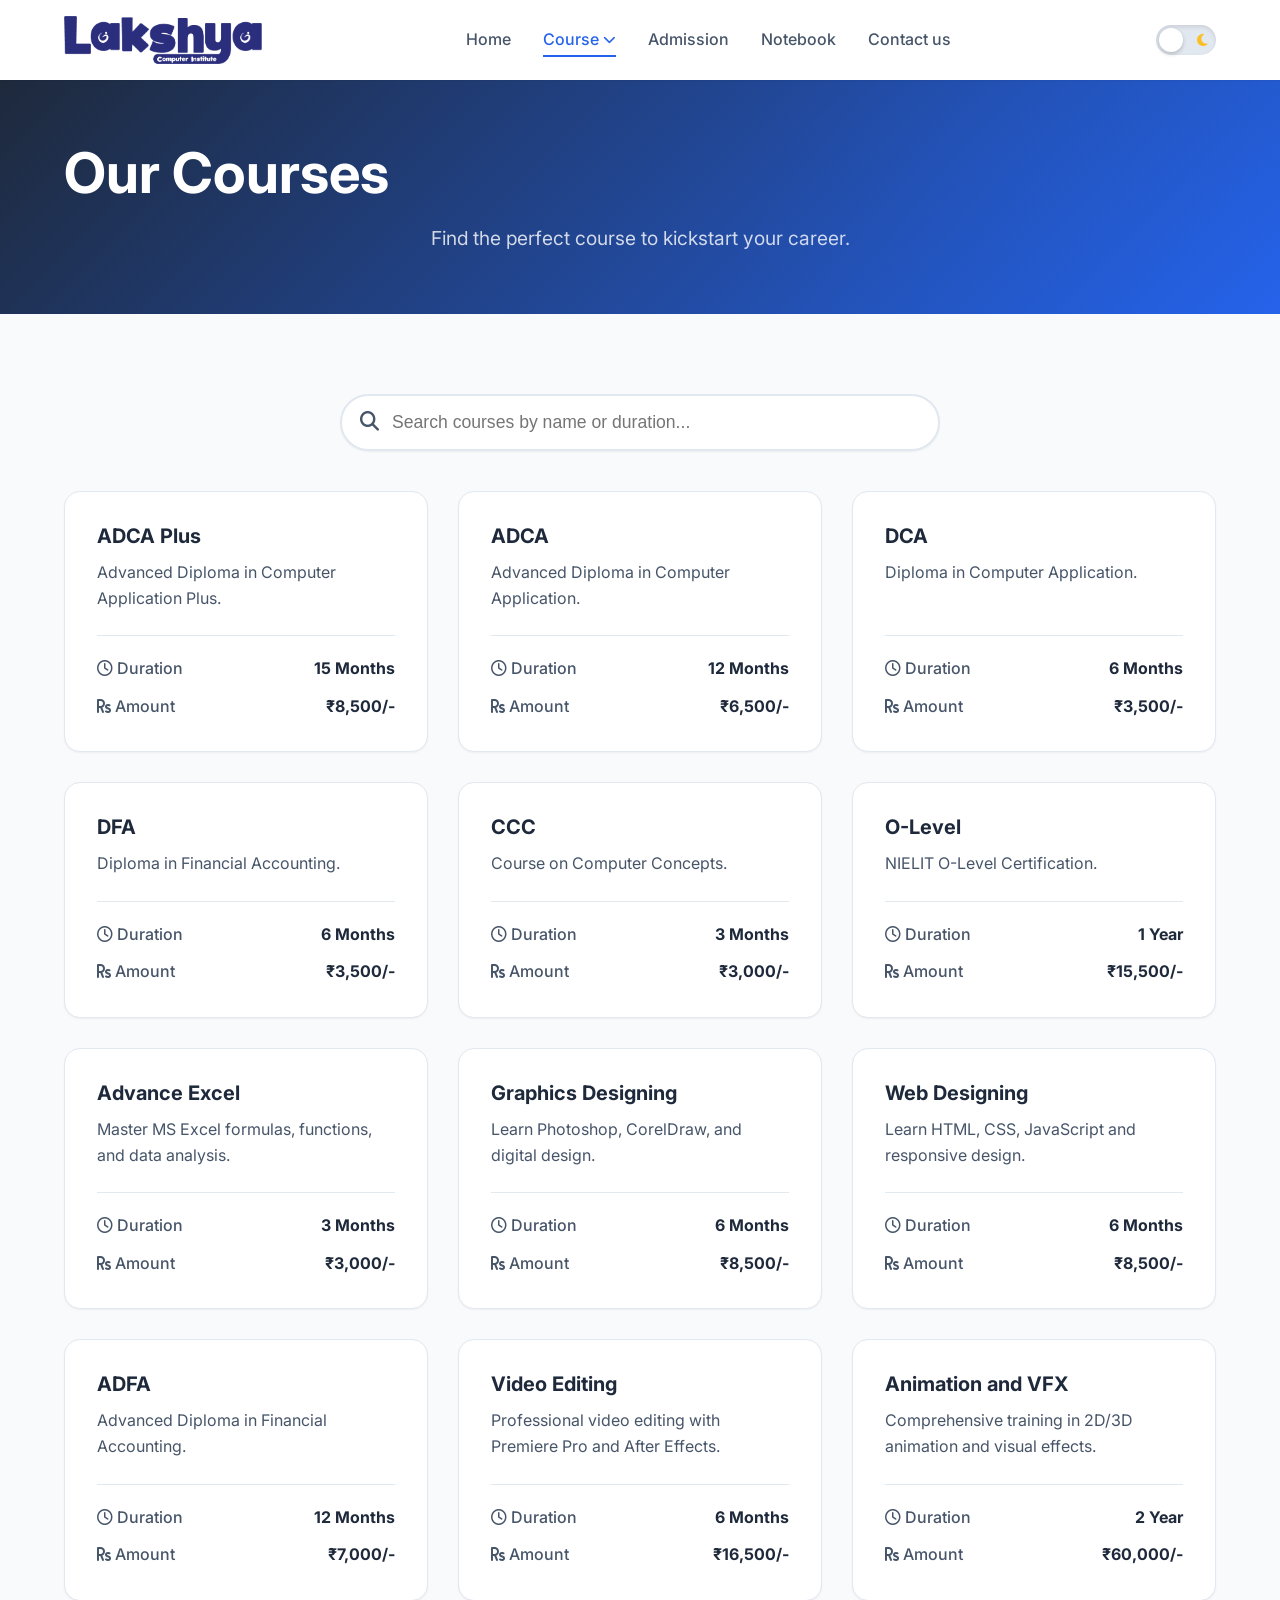
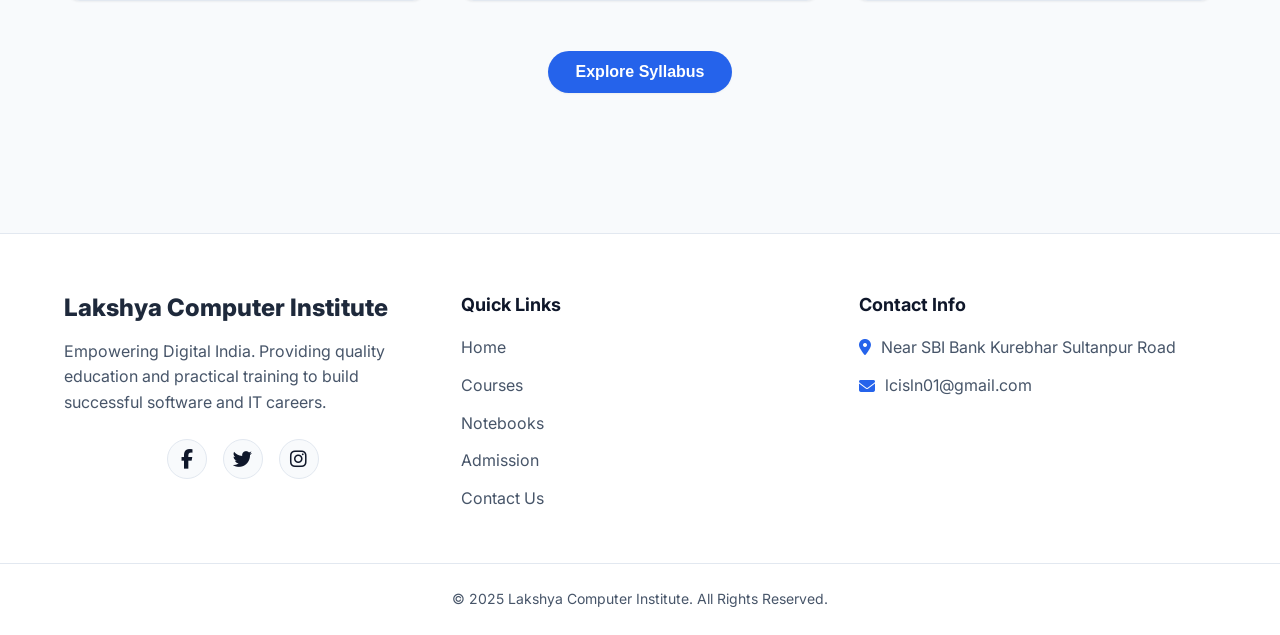
<file: Course.html>
<!DOCTYPE html>
<html lang="en">

<head>
  <meta charset="UTF-8" />
  <title>Courses - Lakshya Computer Institute</title>
  <meta name="viewport" content="width=device-width, initial-scale=1.0" />
  <link rel="icon" type="image/png" href="img/fevicon.png">
  <link rel="stylesheet" href="assets/css/style.css">
  <link rel="stylesheet" href="https://cdnjs.cloudflare.com/ajax/libs/font-awesome/6.4.0/css/all.min.css">
  <style>
    /* Course Specific Styles */
    .search-filter {
      max-width: 600px;
      margin: 0 auto 40px auto;
      position: relative;
    }

    .search-filter input {
      width: 100%;
      padding: 16px 24px 16px 50px;
      border-radius: 30px;
      border: 2px solid var(--border-color);
      font-size: 1.1rem;
      background-color: var(--surface-color);
      color: var(--text-primary);
      box-shadow: var(--shadow-sm);
      transition: all var(--transition-normal);
    }

    .search-filter input:focus {
      outline: none;
      border-color: var(--accent-color);
      box-shadow: 0 0 0 4px rgba(37, 99, 235, 0.1);
    }

    .search-filter i {
      position: absolute;
      left: 20px;
      top: 50%;
      transform: translateY(-50%);
      color: var(--text-secondary);
      font-size: 1.2rem;
    }

    .course-card {
      align-items: flex-start;
      height: 100%;
    }

    .course-meta {
      display: flex;
      flex-direction: column;
      gap: 12px;
      margin-top: auto;
      width: 100%;
      padding-top: 20px;
      border-top: 1px solid var(--border-color);
    }

    .meta-item {
      display: flex;
      justify-content: space-between;
      align-items: center;
      font-weight: 500;
      color: var(--text-secondary);
    }

    .meta-item span:last-child {
      color: var(--primary-color);
      font-weight: 700;
    }

    .no-results {
      text-align: center;
      padding: 40px;
      font-size: 1.2rem;
      color: var(--text-secondary);
      display: none;
      width: 100%;
      grid-column: 1 / -1;
    }
  </style>
</head>

<body>
  <!-- Page Loader -->
  <div id="page-loader" class="page-loader">
    <div class="spinner"></div>
  </div>

  <!-- Header -->
  <header>
    <div class="container navbar">
      <div class="nav-brand">
        <a href="index.html">
          <img src="img/logo.png" alt="Lakshya Logo" class="logo-img" />
        </a>
      </div>

      <nav class="nav-menu" id="nav-menu">
        <a href="index.html" class="nav-link">Home</a>
        <div class="dropdown">
          <a href="#" class="nav-link dropdown-toggle active" id="dropdownBtn">Course <i
              class="fas fa-chevron-down"></i></a>
          <div class="dropdown-menu">
            <a href="Course.html" class="dropdown-item">Basic Course</a>
            <a href="Course.html" class="dropdown-item">Intermediate Course</a>
            <a href="Course.html" class="dropdown-item">Advance Course</a>
          </div>
        </div>
        <a href="admission.html" class="nav-link">Admission</a>
        <a href="Notebook.html" class="nav-link">Notebook</a>
        <a href="contact.html" class="nav-link">Contact us</a>
      </nav>

      <div class="nav-actions">
        <button id="theme-toggle" class="animated-theme-toggle" aria-label="Toggle Dark Mode">
          <div class="toggle-track">
            <i class="fas fa-sun icon-sun"></i>
            <i class="fas fa-moon icon-moon"></i>
            <div class="toggle-thumb"></div>
          </div>
        </button>
        <button id="mobile-menu-btn" class="mobile-menu-btn" aria-label="Toggle Mobile Menu">
          <i class="fas fa-bars"></i>
        </button>
      </div>
    </div>
  </header>

  <!-- Hero Banner -->
  <section class="hero"
    style="padding: 60px 0; text-align: center; background: linear-gradient(135deg, var(--primary-color) 0%, var(--accent-color) 100%); color: #fff;">
    <div class="container">
      <h1 style="color: #fff; margin-bottom: 0;">Our Courses</h1>
      <p style="color: rgba(255,255,255,0.8); font-size: 1.2rem; margin-top: 16px;">Find the perfect course to kickstart
        your career.</p>
    </div>
  </section>

  <!-- Courses List Section -->
  <section class="section-padding">
    <div class="container">

      <!-- Search Filter -->
      <div class="search-filter reveal">
        <i class="fas fa-search"></i>
        <input type="text" id="courseSearch" placeholder="Search courses by name or duration...">
      </div>

      <div class="grid-3" id="courseGrid">
        <!-- Result empty state -->
        <div class="no-results" id="noResultsMsg">No courses found matching your search.</div>

        <!-- Course 1 -->
        <div class="card course-card reveal">
          <h3 class="card-title">ADCA Plus</h3>
          <p class="card-desc">Advanced Diploma in Computer Application Plus.</p>
          <div class="course-meta">
            <div class="meta-item">
              <span><i class="far fa-clock"></i> Duration</span>
              <span>15 Months</span>
            </div>
            <div class="meta-item">
              <span><i class="fas fa-rupee-sign"></i> Amount</span>
              <span>₹8,500/-</span>
            </div>
          </div>
        </div>

        <!-- Course 2 -->
        <div class="card course-card reveal">
          <h3 class="card-title">ADCA</h3>
          <p class="card-desc">Advanced Diploma in Computer Application.</p>
          <div class="course-meta">
            <div class="meta-item">
              <span><i class="far fa-clock"></i> Duration</span>
              <span>12 Months</span>
            </div>
            <div class="meta-item">
              <span><i class="fas fa-rupee-sign"></i> Amount</span>
              <span>₹6,500/-</span>
            </div>
          </div>
        </div>

        <!-- Course 3 -->
        <div class="card course-card reveal">
          <h3 class="card-title">DCA</h3>
          <p class="card-desc">Diploma in Computer Application.</p>
          <div class="course-meta">
            <div class="meta-item">
              <span><i class="far fa-clock"></i> Duration</span>
              <span>6 Months</span>
            </div>
            <div class="meta-item">
              <span><i class="fas fa-rupee-sign"></i> Amount</span>
              <span>₹3,500/-</span>
            </div>
          </div>
        </div>

        <!-- Course 4 -->
        <div class="card course-card reveal">
          <h3 class="card-title">DFA</h3>
          <p class="card-desc">Diploma in Financial Accounting.</p>
          <div class="course-meta">
            <div class="meta-item">
              <span><i class="far fa-clock"></i> Duration</span>
              <span>6 Months</span>
            </div>
            <div class="meta-item">
              <span><i class="fas fa-rupee-sign"></i> Amount</span>
              <span>₹3,500/-</span>
            </div>
          </div>
        </div>

        <!-- Course 5 -->
        <div class="card course-card reveal">
          <h3 class="card-title">CCC</h3>
          <p class="card-desc">Course on Computer Concepts.</p>
          <div class="course-meta">
            <div class="meta-item">
              <span><i class="far fa-clock"></i> Duration</span>
              <span>3 Months</span>
            </div>
            <div class="meta-item">
              <span><i class="fas fa-rupee-sign"></i> Amount</span>
              <span>₹3,000/-</span>
            </div>
          </div>
        </div>

        <!-- Course 6 -->
        <div class="card course-card reveal">
          <h3 class="card-title">O-Level</h3>
          <p class="card-desc">NIELIT O-Level Certification.</p>
          <div class="course-meta">
            <div class="meta-item">
              <span><i class="far fa-clock"></i> Duration</span>
              <span>1 Year</span>
            </div>
            <div class="meta-item">
              <span><i class="fas fa-rupee-sign"></i> Amount</span>
              <span>₹15,500/-</span>
            </div>
          </div>
        </div>

        <!-- Course 7 -->
        <div class="card course-card reveal">
          <h3 class="card-title">Advance Excel</h3>
          <p class="card-desc">Master MS Excel formulas, functions, and data analysis.</p>
          <div class="course-meta">
            <div class="meta-item">
              <span><i class="far fa-clock"></i> Duration</span>
              <span>3 Months</span>
            </div>
            <div class="meta-item">
              <span><i class="fas fa-rupee-sign"></i> Amount</span>
              <span>₹3,000/-</span>
            </div>
          </div>
        </div>

        <!-- Course 8 -->
        <div class="card course-card reveal">
          <h3 class="card-title">Graphics Designing</h3>
          <p class="card-desc">Learn Photoshop, CorelDraw, and digital design.</p>
          <div class="course-meta">
            <div class="meta-item">
              <span><i class="far fa-clock"></i> Duration</span>
              <span>6 Months</span>
            </div>
            <div class="meta-item">
              <span><i class="fas fa-rupee-sign"></i> Amount</span>
              <span>₹8,500/-</span>
            </div>
          </div>
        </div>

        <!-- Course 9 -->
        <div class="card course-card reveal">
          <h3 class="card-title">Web Designing</h3>
          <p class="card-desc">Learn HTML, CSS, JavaScript and responsive design.</p>
          <div class="course-meta">
            <div class="meta-item">
              <span><i class="far fa-clock"></i> Duration</span>
              <span>6 Months</span>
            </div>
            <div class="meta-item">
              <span><i class="fas fa-rupee-sign"></i> Amount</span>
              <span>₹8,500/-</span>
            </div>
          </div>
        </div>

        <!-- Course 10 -->
        <div class="card course-card reveal">
          <h3 class="card-title">ADFA</h3>
          <p class="card-desc">Advanced Diploma in Financial Accounting.</p>
          <div class="course-meta">
            <div class="meta-item">
              <span><i class="far fa-clock"></i> Duration</span>
              <span>12 Months</span>
            </div>
            <div class="meta-item">
              <span><i class="fas fa-rupee-sign"></i> Amount</span>
              <span>₹7,000/-</span>
            </div>
          </div>
        </div>

        <!-- Course 11 -->
        <div class="card course-card reveal">
          <h3 class="card-title">Video Editing</h3>
          <p class="card-desc">Professional video editing with Premiere Pro and After Effects.</p>
          <div class="course-meta">
            <div class="meta-item">
              <span><i class="far fa-clock"></i> Duration</span>
              <span>6 Months</span>
            </div>
            <div class="meta-item">
              <span><i class="fas fa-rupee-sign"></i> Amount</span>
              <span>₹16,500/-</span>
            </div>
          </div>
        </div>

        <!-- Course 12 -->
        <div class="card course-card reveal">
          <h3 class="card-title">Animation and VFX</h3>
          <p class="card-desc">Comprehensive training in 2D/3D animation and visual effects.</p>
          <div class="course-meta">
            <div class="meta-item">
              <span><i class="far fa-clock"></i> Duration</span>
              <span>2 Year</span>
            </div>
            <div class="meta-item">
              <span><i class="fas fa-rupee-sign"></i> Amount</span>
              <span>₹60,000/-</span>
            </div>
          </div>
        </div>

      </div>

      <div class="text-center" style="margin-top: 50px;">
        <button class="btn btn-primary"
          onclick="alert('Syllabus downloading functionality will be available soon.')">Explore Syllabus</button>
      </div>

    </div>
  </section>

  <!-- Footer -->
  <footer>
    <div class="container footer-content">
      <div class="footer-brand">
        <h3>Lakshya Computer Institute</h3>
        <p>Empowering Digital India. Providing quality education and practical training to build successful software and
          IT careers.</p>
        <div class="social-icons">
          <a href="https://facebook.com/lakshyacomputer" class="social-icon" target="_blank" rel="noopener"><i
              class="fab fa-facebook-f"></i></a>
          <a href="https://twitter.com/lakshyainstitute" class="social-icon" target="_blank" rel="noopener"><i
              class="fab fa-twitter"></i></a>
          <a href="https://instagram.com/lakshyacomputer" class="social-icon" target="_blank" rel="noopener"><i
              class="fab fa-instagram"></i></a>
        </div>
      </div>
      <div class="footer-links">
        <h4>Quick Links</h4>
        <ul>
          <li><a href="index.html">Home</a></li>
          <li><a href="Course.html">Courses</a></li>
          <li><a href="Notebook.html">Notebooks</a></li>
          <li><a href="admission.html">Admission</a></li>
          <li><a href="contact.html">Contact Us</a></li>
        </ul>
      </div>
      <div class="footer-links">
        <h4>Contact Info</h4>
        <ul style="color: var(--text-secondary);">
          <li style="display: flex; gap: 10px; align-items: flex-start;"><i class="fas fa-map-marker-alt"
              style="margin-top: 4px; color: var(--accent-color);"></i> Near SBI Bank Kurebhar Sultanpur Road</li>
          <li style="display: flex; gap: 10px; align-items: center;"><i class="fas fa-envelope"
              style="color: var(--accent-color);"></i> lcisln01@gmail.com</li>
        </ul>
      </div>
    </div>
    <div class="footer-bottom">
      &copy; 2025 Lakshya Computer Institute. All Rights Reserved.
    </div>
  </footer>

  <!-- Scroll to Top -->
  <button id="scroll-top-btn" class="scroll-top" aria-label="Scroll to top"><i class="fas fa-arrow-up"></i></button>

  <script src="assets/js/main.js"></script>
  <script>
    // Live Search Filter Logic
    document.addEventListener('DOMContentLoaded', () => {
      const searchInput = document.getElementById('courseSearch');
      const cards = document.querySelectorAll('.course-card');
      const noResultsMsg = document.getElementById('noResultsMsg');

      if (searchInput) {
        searchInput.addEventListener('input', function (e) {
          const query = e.target.value.toLowerCase().trim();
          let visibleCount = 0;

          cards.forEach(card => {
            const title = card.querySelector('.card-title').textContent.toLowerCase();
            const duration = card.querySelector('.meta-item:nth-child(1) span:last-child').textContent.toLowerCase();

            if (title.includes(query) || duration.includes(query)) {
              card.style.display = 'flex';
              visibleCount++;
            } else {
              card.style.display = 'none';
            }
          });

          if (visibleCount === 0) {
            noResultsMsg.style.display = 'block';
          } else {
            noResultsMsg.style.display = 'none';
          }
        });
      }
    });
  </script>
</body>

</html>
</file>
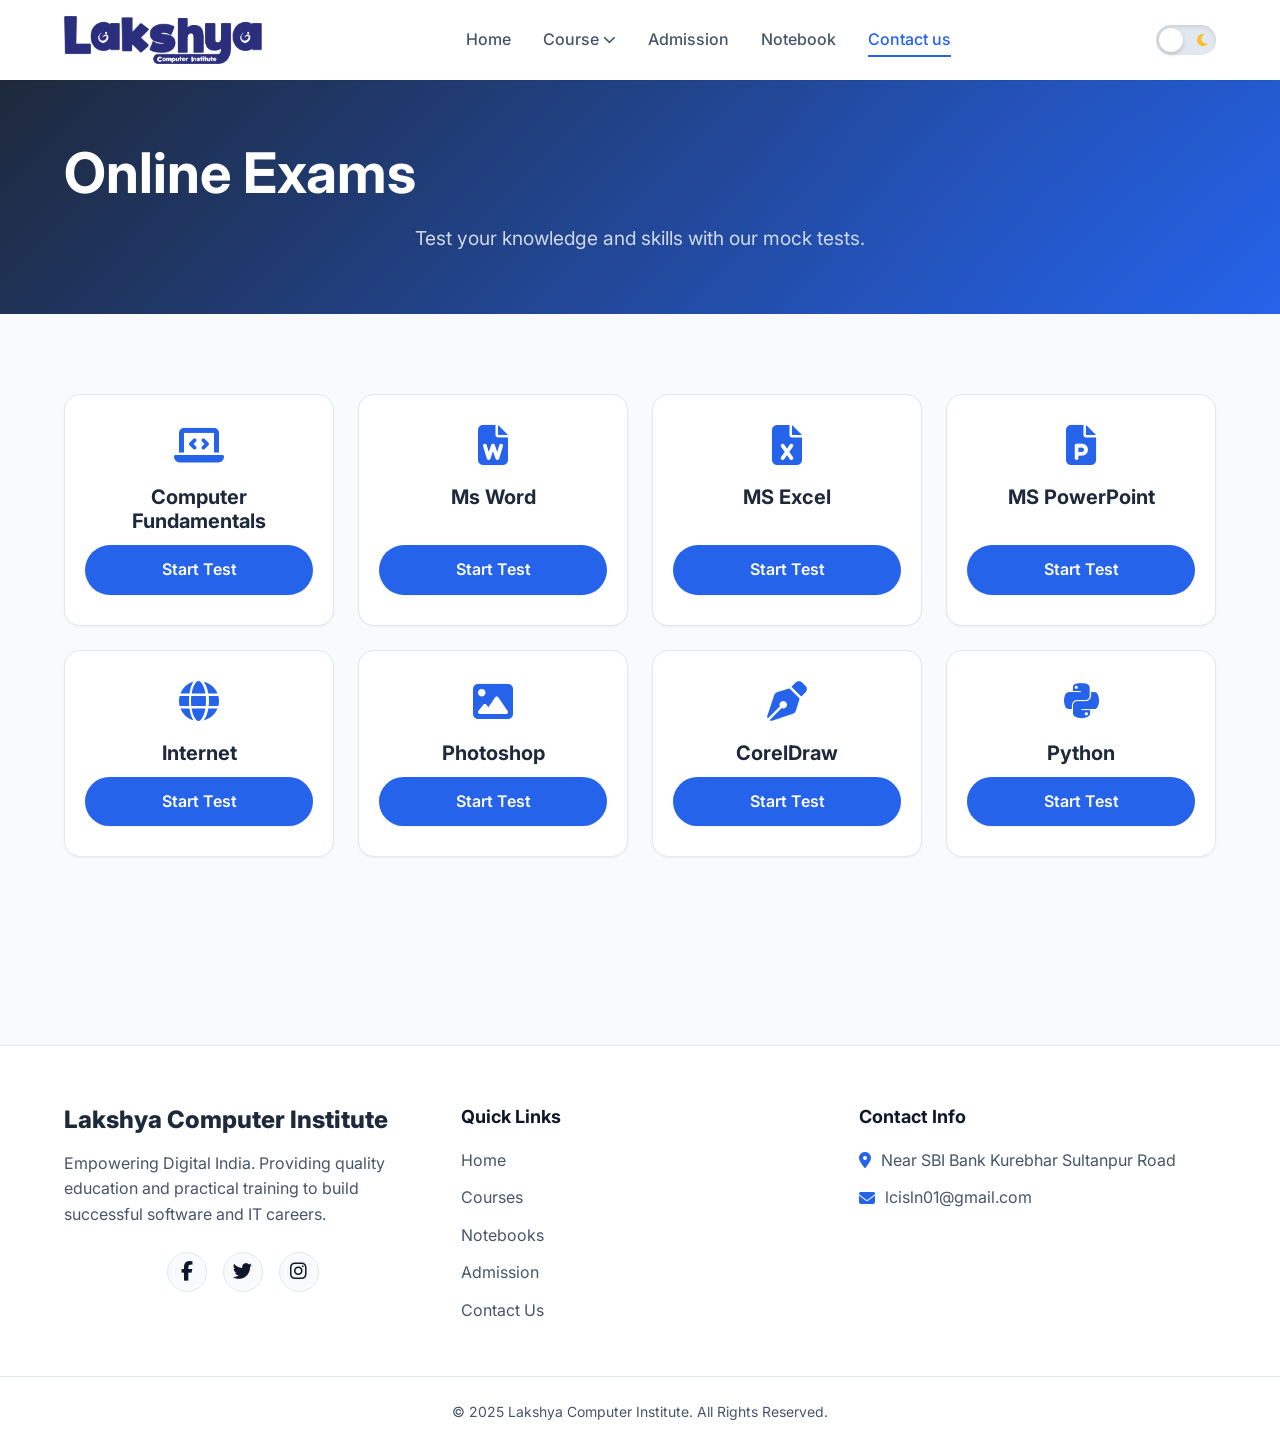
<file: exam.html>
<!DOCTYPE html>
<html lang="en">

<head>
  <meta charset="UTF-8" />
  <title>Online Exams - Lakshya Computer Institute</title>
  <meta name="viewport" content="width=device-width, initial-scale=1.0" />
  <link rel="icon" type="image/png" href="img/fevicon.png">
  <link rel="stylesheet" href="assets/css/style.css">
  <link rel="stylesheet" href="https://cdnjs.cloudflare.com/ajax/libs/font-awesome/6.4.0/css/all.min.css">
  <!-- Specific Styles (Inherited from global style.css) -->
  <style>
    .exam-card {
      text-align: center;
      padding: 30px 20px;
    }
  </style>
</head>

<body>
  <!-- Page Loader -->
  <div id="page-loader" class="page-loader">
    <div class="spinner"></div>
  </div>

  <!-- Header -->
  <header>
    <div class="container navbar">
      <div class="nav-brand">
        <a href="index.html">
          <img src="img/logo.png" alt="Lakshya Logo" class="logo-img" />
        </a>
      </div>

      <nav class="nav-menu" id="nav-menu">
        <a href="index.html" class="nav-link">Home</a>
        <div class="dropdown">
          <a href="#" class="nav-link dropdown-toggle" id="dropdownBtn">Course <i class="fas fa-chevron-down"></i></a>
          <div class="dropdown-menu">
            <a href="Course.html" class="dropdown-item">Basic Course</a>
            <a href="Course.html" class="dropdown-item">Intermediate Course</a>
            <a href="Course.html" class="dropdown-item">Advance Course</a>
          </div>
        </div>
        <a href="admission.html" class="nav-link">Admission</a>
        <a href="Notebook.html" class="nav-link">Notebook</a>
        <a href="contact.html" class="nav-link active">Contact us</a>
      </nav>

      <div class="nav-actions">
        <button id="theme-toggle" class="animated-theme-toggle" aria-label="Toggle Dark Mode">
          <div class="toggle-track">
            <i class="fas fa-sun icon-sun"></i>
            <i class="fas fa-moon icon-moon"></i>
            <div class="toggle-thumb"></div>
          </div>
        </button>
        <button id="mobile-menu-btn" class="mobile-menu-btn" aria-label="Toggle Mobile Menu">
          <i class="fas fa-bars"></i>
        </button>
      </div>
    </div>
  </header>

  <!-- Hero Banner -->
  <section class="hero"
    style="padding: 60px 0; text-align: center; background: linear-gradient(135deg, var(--primary-color) 0%, var(--accent-color) 100%); color: #fff;">
    <div class="container">
      <h1 style="color: #fff; margin-bottom: 0;">Online Exams</h1>
      <p style="color: rgba(255,255,255,0.8); font-size: 1.2rem; margin-top: 16px;">Test your knowledge and skills with
        our mock tests.</p>
    </div>
  </section>

  <section class="section-padding" style="background-color: var(--bg-color);">
    <div class="container">
      <div class="grid-4 mb-5">
        <div class="card exam-card reveal">
          <i class="fas fa-laptop-code card-icon"></i>
          <h4 class="card-title mb-3">Computer Fundamentals</h4>
          <a href="#" class="btn btn-primary" onclick="alert('Exam platform coming soon!')">Start Test</a>
        </div>
        <div class="card exam-card reveal" style="transition-delay: 0.1s;">
          <i class="fas fa-file-word card-icon"></i>
          <h4 class="card-title mb-3">Ms Word</h4>
          <a href="#" class="btn btn-primary" onclick="alert('Exam platform coming soon!')">Start Test</a>
        </div>
        <div class="card exam-card reveal" style="transition-delay: 0.2s;">
          <i class="fas fa-file-excel card-icon"></i>
          <h4 class="card-title mb-3">MS Excel</h4>
          <a href="#" class="btn btn-primary" onclick="alert('Exam platform coming soon!')">Start Test</a>
        </div>
        <div class="card exam-card reveal" style="transition-delay: 0.3s;">
          <i class="fas fa-file-powerpoint card-icon"></i>
          <h4 class="card-title mb-3">MS PowerPoint</h4>
          <a href="#" class="btn btn-primary" onclick="alert('Exam platform coming soon!')">Start Test</a>
        </div>
        <!-- Row 2 -->
        <div class="card exam-card reveal">
          <i class="fas fa-globe card-icon"></i>
          <h4 class="card-title mb-3">Internet</h4>
          <a href="#" class="btn btn-primary" onclick="alert('Exam platform coming soon!')">Start Test</a>
        </div>
        <div class="card exam-card reveal" style="transition-delay: 0.1s;">
          <i class="fas fa-image card-icon"></i>
          <h4 class="card-title mb-3">Photoshop</h4>
          <a href="#" class="btn btn-primary" onclick="alert('Exam platform coming soon!')">Start Test</a>
        </div>
        <div class="card exam-card reveal" style="transition-delay: 0.2s;">
          <i class="fas fa-pen-nib card-icon"></i>
          <h4 class="card-title mb-3">CorelDraw</h4>
          <a href="#" class="btn btn-primary" onclick="alert('Exam platform coming soon!')">Start Test</a>
        </div>
        <div class="card exam-card reveal" style="transition-delay: 0.3s;">
          <i class="fab fa-python card-icon"></i>
          <h4 class="card-title mb-3">Python</h4>
          <a href="#" class="btn btn-primary" onclick="alert('Exam platform coming soon!')">Start Test</a>
        </div>
      </div>
    </div>
  </section>

  <!-- Footer -->
  <footer>
    <div class="container footer-content">
      <div class="footer-brand">
        <h3>Lakshya Computer Institute</h3>
        <p>Empowering Digital India. Providing quality education and practical training to build successful software and
          IT careers.</p>
        <div class="social-icons">
          <a href="https://facebook.com/lakshyacomputer" class="social-icon" target="_blank" rel="noopener"><i
              class="fab fa-facebook-f"></i></a>
          <a href="https://twitter.com/lakshyainstitute" class="social-icon" target="_blank" rel="noopener"><i
              class="fab fa-twitter"></i></a>
          <a href="https://instagram.com/lakshyacomputer" class="social-icon" target="_blank" rel="noopener"><i
              class="fab fa-instagram"></i></a>
        </div>
      </div>
      <div class="footer-links">
        <h4>Quick Links</h4>
        <ul>
          <li><a href="index.html">Home</a></li>
          <li><a href="Course.html">Courses</a></li>
          <li><a href="Notebook.html">Notebooks</a></li>
          <li><a href="admission.html">Admission</a></li>
          <li><a href="contact.html">Contact Us</a></li>
        </ul>
      </div>
      <div class="footer-links">
        <h4>Contact Info</h4>
        <ul style="color: var(--text-secondary);">
          <li style="display: flex; gap: 10px; align-items: flex-start;"><i class="fas fa-map-marker-alt"
              style="margin-top: 4px; color: var(--accent-color);"></i> Near SBI Bank Kurebhar Sultanpur Road</li>
          <li style="display: flex; gap: 10px; align-items: center;"><i class="fas fa-envelope"
              style="color: var(--accent-color);"></i> lcisln01@gmail.com</li>
        </ul>
      </div>
    </div>
    <div class="footer-bottom">
      &copy; 2025 Lakshya Computer Institute. All Rights Reserved.
    </div>
  </footer>

  <!-- Scroll to Top -->
  <button id="scroll-top-btn" class="scroll-top" aria-label="Scroll to top"><i class="fas fa-arrow-up"></i></button>

  <script src="assets/js/main.js"></script>
  <script>
    // Modal functionality completely removed for Exam page
  </script>
</body>

</html>
</file>
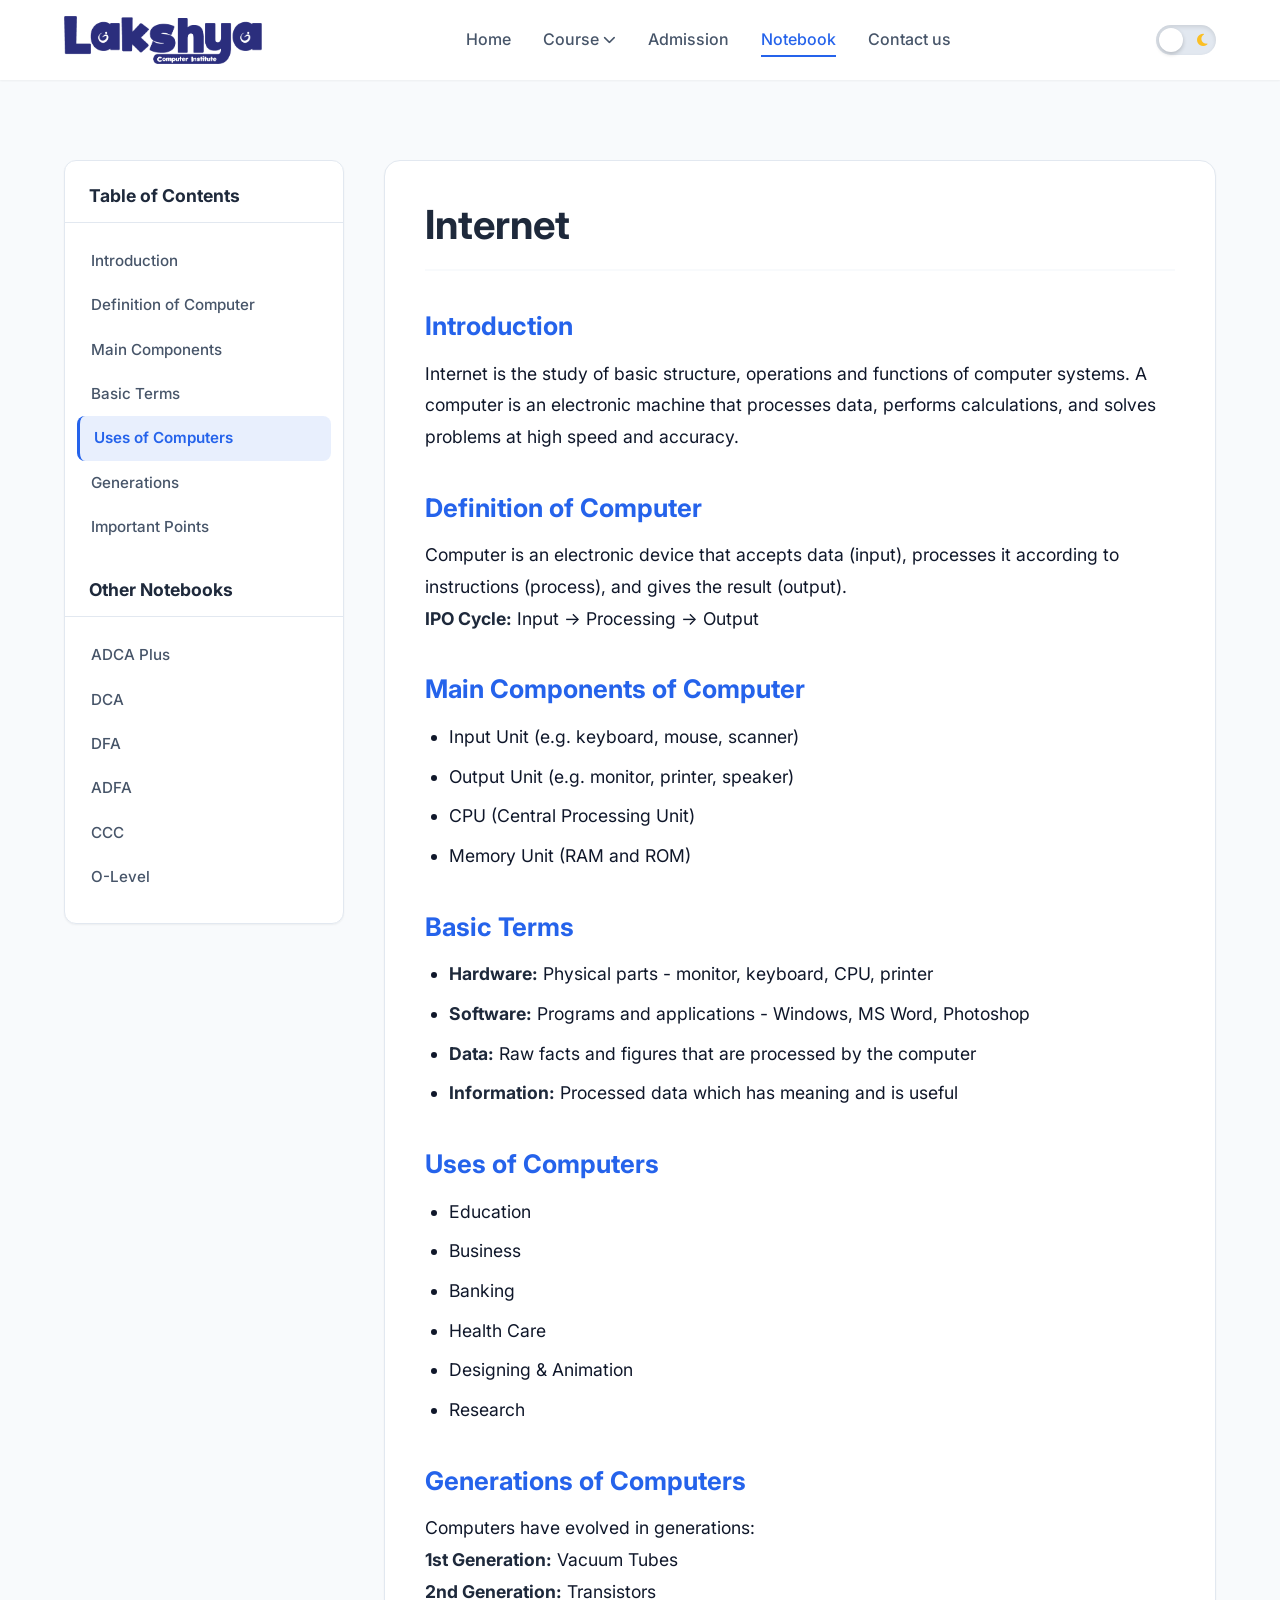
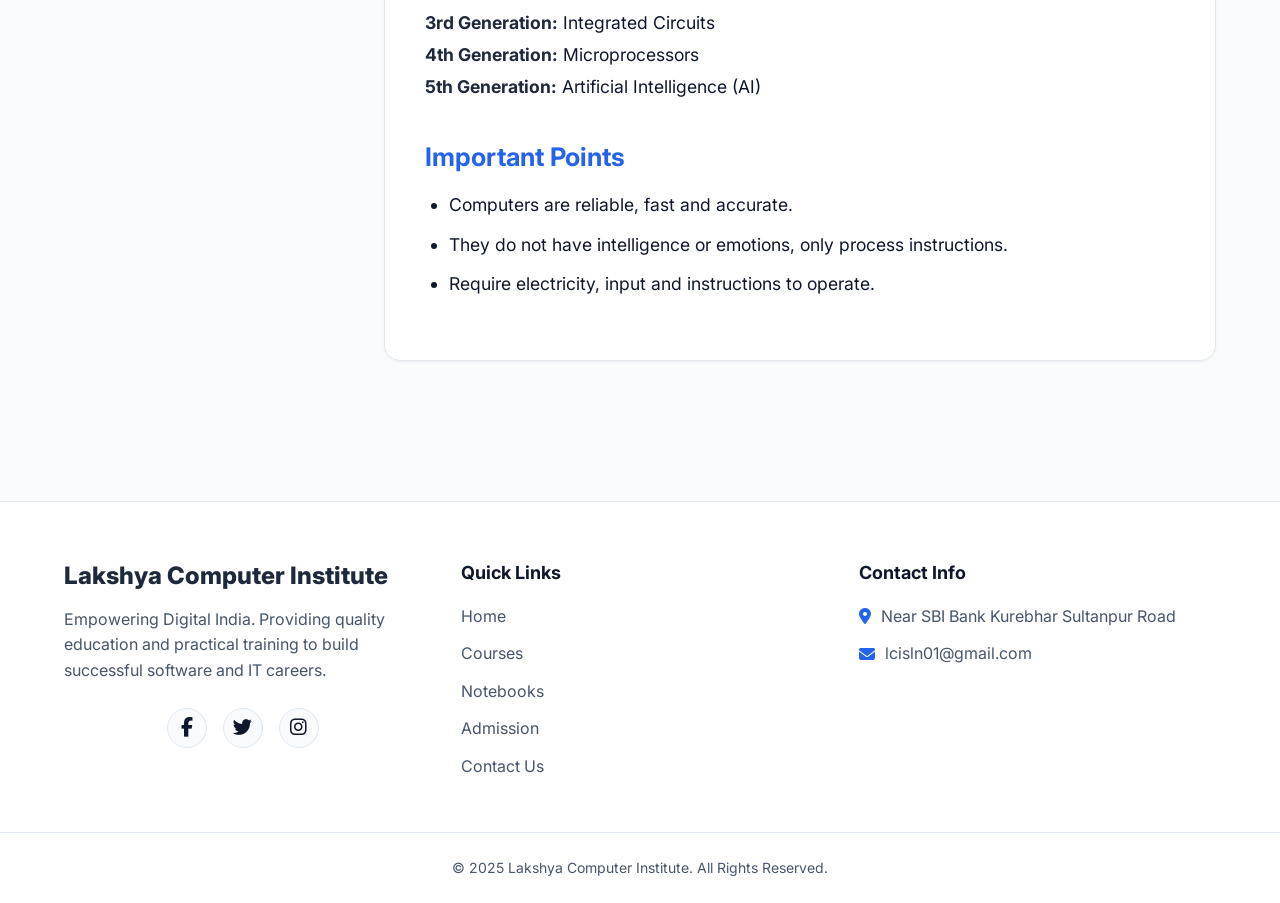
<file: internet.html>
<!DOCTYPE html>
<html lang="en">

<head>
  <meta charset="UTF-8" />
  <title>Internet - Lakshya Computer Institute</title>
  <meta name="viewport" content="width=device-width, initial-scale=1.0" />
  <link rel="icon" type="image/png" href="img/fevicon.png">
  <link rel="stylesheet" href="assets/css/style.css">
  <link rel="stylesheet" href="https://cdnjs.cloudflare.com/ajax/libs/font-awesome/6.4.0/css/all.min.css">
  <style>
    .notes-layout {
      display: flex;
      gap: 40px;
      position: relative;
      align-items: flex-start;
    }

    /* Sidebar Toggle for Mobile */
    .sidebar-toggle {
      display: none;
      width: 100%;
      background-color: var(--primary-color);
      color: #fff;
      padding: 14px 20px;
      border: none;
      border-radius: var(--border-radius-sm);
      font-size: 1.1rem;
      font-weight: 600;
      cursor: pointer;
      margin-bottom: 20px;
      justify-content: space-between;
      align-items: center;
    }

    /* Sidebar Styling */
    .notes-sidebar {
      width: 280px;
      flex-shrink: 0;
      background-color: var(--surface-color);
      border-radius: var(--border-radius-md);
      border: 1px solid var(--border-color);
      padding: 24px 0;
      position: sticky;
      top: 100px;
      height: max-content;
      max-height: calc(100vh - 120px);
      overflow-y: auto;
      box-shadow: var(--shadow-sm);
      z-index: 10;
    }

    .sidebar-header {
      padding: 0 24px 16px 24px;
      border-bottom: 1px solid var(--border-color);
      margin-bottom: 16px;
    }

    .sidebar-header h3 {
      font-size: 1.1rem;
      color: var(--primary-color);
      margin: 0;
    }

    .toc-list {
      list-style: none;
      padding: 0 12px;
    }

    .toc-list li a {
      display: block;
      padding: 10px 14px;
      color: var(--text-secondary);
      border-radius: var(--border-radius-sm);
      font-size: 0.95rem;
      font-weight: 500;
      transition: all var(--transition-fast);
      text-decoration: none;
    }

    .toc-list li a:hover {
      background-color: var(--bg-color);
      color: var(--accent-color);
    }

    .toc-list li a.active {
      background-color: rgba(37, 99, 235, 0.1);
      color: var(--accent-color);
      font-weight: 600;
      border-left: 3px solid var(--accent-color);
    }

    /* Reading Content Area */
    .notes-content {
      flex: 1;
      background-color: var(--surface-color);
      border-radius: var(--border-radius-lg);
      padding: 40px;
      border: 1px solid var(--border-color);
      box-shadow: var(--shadow-sm);
    }

    .notes-content h1 {
      font-size: 2.5rem;
      color: var(--primary-color);
      margin-bottom: 30px;
      padding-bottom: 20px;
      border-bottom: 2px solid var(--bg-color);
    }

    .notes-content h2 {
      font-size: 1.6rem;
      color: var(--accent-color);
      margin-top: 40px;
      margin-bottom: 16px;
      scroll-margin-top: 100px;
      /* Offset for sticky nav */
    }

    .notes-content p,
    .notes-content ul {
      font-size: 1.1rem;
      line-height: 1.8;
      color: var(--text-primary);
      margin-bottom: 20px;
      max-width: 80ch;
      /* Optimal reading width */
    }

    .notes-content ul {
      padding-left: 24px;
    }

    .notes-content li {
      margin-bottom: 8px;
    }

    .notes-content strong {
      color: var(--primary-color);
      font-weight: 700;
    }

    @media (max-width: 992px) {
      .notes-layout {
        flex-direction: column;
      }

      .sidebar-toggle {
        display: flex;
      }

      .notes-sidebar {
        width: 100%;
        position: static;
        max-height: none;
        display: none;
      }

      .notes-sidebar.show {
        display: block;
      }

      .notes-content {
        padding: 30px 20px;
      }

      .notes-content h1 {
        font-size: 2rem;
      }
    }
  </style>
</head>

<body>
  <!-- Page Loader -->
  <div id="page-loader" class="page-loader">
    <div class="spinner"></div>
  </div>

  <!-- Header -->
  <header>
    <div class="container navbar">
      <div class="nav-brand">
        <a href="index.html">
          <img src="img/logo.png" alt="Lakshya Logo" class="logo-img" />
        </a>
      </div>

      <nav class="nav-menu" id="nav-menu">
        <a href="index.html" class="nav-link">Home</a>
        <div class="dropdown">
          <a href="#" class="nav-link dropdown-toggle" id="dropdownBtn">Course <i class="fas fa-chevron-down"></i></a>
          <div class="dropdown-menu">
            <a href="Course.html" class="dropdown-item">Basic Course</a>
            <a href="Course.html" class="dropdown-item">Intermediate Course</a>
            <a href="Course.html" class="dropdown-item">Advance Course</a>
          </div>
        </div>
        <a href="admission.html" class="nav-link">Admission</a>
        <a href="Notebook.html" class="nav-link active">Notebook</a>
        <a href="contact.html" class="nav-link">Contact us</a>
      </nav>

      <div class="nav-actions">
        <button id="theme-toggle" class="animated-theme-toggle" aria-label="Toggle Dark Mode">
          <div class="toggle-track">
            <i class="fas fa-sun icon-sun"></i>
            <i class="fas fa-moon icon-moon"></i>
            <div class="toggle-thumb"></div>
          </div>
        </button>
        <button id="mobile-menu-btn" class="mobile-menu-btn" aria-label="Toggle Mobile Menu">
          <i class="fas fa-bars"></i>
        </button>
      </div>
    </div>
  </header>

  <!-- Notes Section -->
  <section class="section-padding" style="background-color: var(--bg-color);">
    <div class="container">

      <button class="sidebar-toggle" id="sidebarToggle">
        <span>Table of Contents</span> <i class="fas fa-chevron-down"></i>
      </button>

      <div class="notes-layout">
        <!-- Sticky Sidebar -->
        <aside class="notes-sidebar" id="notesSidebar">
          <div class="sidebar-header">
            <h3>Table of Contents</h3>
          </div>
          <ul class="toc-list" id="tocList">
            <li><a href="#intro" class="toc-link">Introduction</a></li>
            <li><a href="#definition" class="toc-link">Definition of Computer</a></li>
            <li><a href="#components" class="toc-link">Main Components</a></li>
            <li><a href="#terms" class="toc-link">Basic Terms</a></li>
            <li><a href="#uses" class="toc-link">Uses of Computers</a></li>
            <li><a href="#generations" class="toc-link">Generations</a></li>
            <li><a href="#points" class="toc-link">Important Points</a></li>
          </ul>

          <div class="sidebar-header" style="margin-top: 30px;">
            <h3>Other Notebooks</h3>
          </div>
          <ul class="toc-list">
            <li><a href="Course.html">ADCA Plus</a></li>
            <li><a href="Course.html">DCA</a></li>
            <li><a href="Course.html">DFA</a></li>
            <li><a href="Course.html">ADFA</a></li>
            <li><a href="Course.html">CCC</a></li>
            <li><a href="Course.html">O-Level</a></li>
          </ul>
        </aside>

        <!-- Main Content -->
        <div class="notes-content reveal">
          <h1>Internet</h1>

          <h2 id="intro" class="scroll-target">Introduction</h2>
          <p>
            Internet is the study of basic structure, operations and functions of computer systems. A
            computer is an electronic machine that processes data, performs calculations, and solves problems at high
            speed and accuracy.
          </p>

          <h2 id="definition" class="scroll-target">Definition of Computer</h2>
          <p>
            Computer is an electronic device that accepts data (input), processes it according to instructions
            (process),
            and gives the result (output). <br>
            <strong>IPO Cycle:</strong> Input &rarr; Processing &rarr; Output
          </p>

          <h2 id="components" class="scroll-target">Main Components of Computer</h2>
          <ul>
            <li>Input Unit (e.g. keyboard, mouse, scanner)</li>
            <li>Output Unit (e.g. monitor, printer, speaker)</li>
            <li>CPU (Central Processing Unit)</li>
            <li>Memory Unit (RAM and ROM)</li>
          </ul>

          <h2 id="terms" class="scroll-target">Basic Terms</h2>
          <ul>
            <li><strong>Hardware:</strong> Physical parts - monitor, keyboard, CPU, printer</li>
            <li><strong>Software:</strong> Programs and applications - Windows, MS Word, Photoshop</li>
            <li><strong>Data:</strong> Raw facts and figures that are processed by the computer</li>
            <li><strong>Information:</strong> Processed data which has meaning and is useful</li>
          </ul>

          <h2 id="uses" class="scroll-target">Uses of Computers</h2>
          <ul>
            <li>Education</li>
            <li>Business</li>
            <li>Banking</li>
            <li>Health Care</li>
            <li>Designing &amp; Animation</li>
            <li>Research</li>
          </ul>

          <h2 id="generations" class="scroll-target">Generations of Computers</h2>
          <p>
            Computers have evolved in generations: <br>
            <strong>1st Generation:</strong> Vacuum Tubes <br>
            <strong>2nd Generation:</strong> Transistors <br>
            <strong>3rd Generation:</strong> Integrated Circuits <br>
            <strong>4th Generation:</strong> Microprocessors <br>
            <strong>5th Generation:</strong> Artificial Intelligence (AI)
          </p>

          <h2 id="points" class="scroll-target">Important Points</h2>
          <ul>
            <li>Computers are reliable, fast and accurate.</li>
            <li>They do not have intelligence or emotions, only process instructions.</li>
            <li>Require electricity, input and instructions to operate.</li>
          </ul>
        </div>
      </div>
    </div>
  </section>

  <!-- Footer -->
  <footer>
    <div class="container footer-content">
      <div class="footer-brand">
        <h3>Lakshya Computer Institute</h3>
        <p>Empowering Digital India. Providing quality education and practical training to build successful software and
          IT careers.</p>
        <div class="social-icons">
          <a href="https://facebook.com/lakshyacomputer" class="social-icon" target="_blank" rel="noopener"><i
              class="fab fa-facebook-f"></i></a>
          <a href="https://twitter.com/lakshyainstitute" class="social-icon" target="_blank" rel="noopener"><i
              class="fab fa-twitter"></i></a>
          <a href="https://instagram.com/lakshyacomputer" class="social-icon" target="_blank" rel="noopener"><i
              class="fab fa-instagram"></i></a>
        </div>
      </div>
      <div class="footer-links">
        <h4>Quick Links</h4>
        <ul>
          <li><a href="index.html">Home</a></li>
          <li><a href="Course.html">Courses</a></li>
          <li><a href="Notebook.html">Notebooks</a></li>
          <li><a href="admission.html">Admission</a></li>
          <li><a href="contact.html">Contact Us</a></li>
        </ul>
      </div>
      <div class="footer-links">
        <h4>Contact Info</h4>
        <ul style="color: var(--text-secondary);">
          <li style="display: flex; gap: 10px; align-items: flex-start;"><i class="fas fa-map-marker-alt"
              style="margin-top: 4px; color: var(--accent-color);"></i> Near SBI Bank Kurebhar Sultanpur Road</li>
          <li style="display: flex; gap: 10px; align-items: center;"><i class="fas fa-envelope"
              style="color: var(--accent-color);"></i> lcisln01@gmail.com</li>
        </ul>
      </div>
    </div>
    <div class="footer-bottom">
      &copy; 2025 Lakshya Computer Institute. All Rights Reserved.
    </div>
  </footer>

  <!-- Scroll to Top -->
  <button id="scroll-top-btn" class="scroll-top" aria-label="Scroll to top"><i class="fas fa-arrow-up"></i></button>

  <script src="assets/js/main.js"></script>
  <script>
    document.addEventListener('DOMContentLoaded', () => {
      // Mobile Sidebar Toggle
      const sidebarToggle = document.getElementById('sidebarToggle');
      const notesSidebar = document.getElementById('notesSidebar');
      const toggleIcon = sidebarToggle.querySelector('i');

      sidebarToggle.addEventListener('click', () => {
        notesSidebar.classList.toggle('show');
        if (notesSidebar.classList.contains('show')) {
          toggleIcon.classList.replace('fa-chevron-down', 'fa-chevron-up');
        } else {
          toggleIcon.classList.replace('fa-chevron-up', 'fa-chevron-down');
        }
      });

      // Table of Contents Highlight via Intersection Observer
      const sections = document.querySelectorAll('.scroll-target');
      const navLinks = document.querySelectorAll('.toc-link');

      const observerOptions = {
        root: null,
        rootMargin: '-20% 0px -70% 0px', // Trigger when heading reaches near top
        threshold: 0
      };

      const observer = new IntersectionObserver((entries) => {
        entries.forEach(entry => {
          if (entry.isIntersecting) {
            const id = entry.target.getAttribute('id');
            // Remove active from all
            navLinks.forEach(link => link.classList.remove('active'));
            // Add active to current
            const activeLink = document.querySelector(`.toc-link[href="#${id}"]`);
            if (activeLink) activeLink.classList.add('active');
          }
        });
      }, observerOptions);

      sections.forEach(section => {
        observer.observe(section);
      });

      // Smooth scroll for TOC links
      navLinks.forEach(link => {
        link.addEventListener('click', function (e) {
          e.preventDefault();
          const targetId = this.getAttribute('href').substring(1);
          const targetElement = document.getElementById(targetId);
          if (targetElement) {
            window.scrollTo({
              top: targetElement.offsetTop - 80, // Offset for fixed header
              behavior: 'smooth'
            });
            if (window.innerWidth <= 992) {
              notesSidebar.classList.remove('show');
              toggleIcon.classList.replace('fa-chevron-up', 'fa-chevron-down');
            }
          }
        });
      });
    });
  </script>
</body>

</html>
</file>
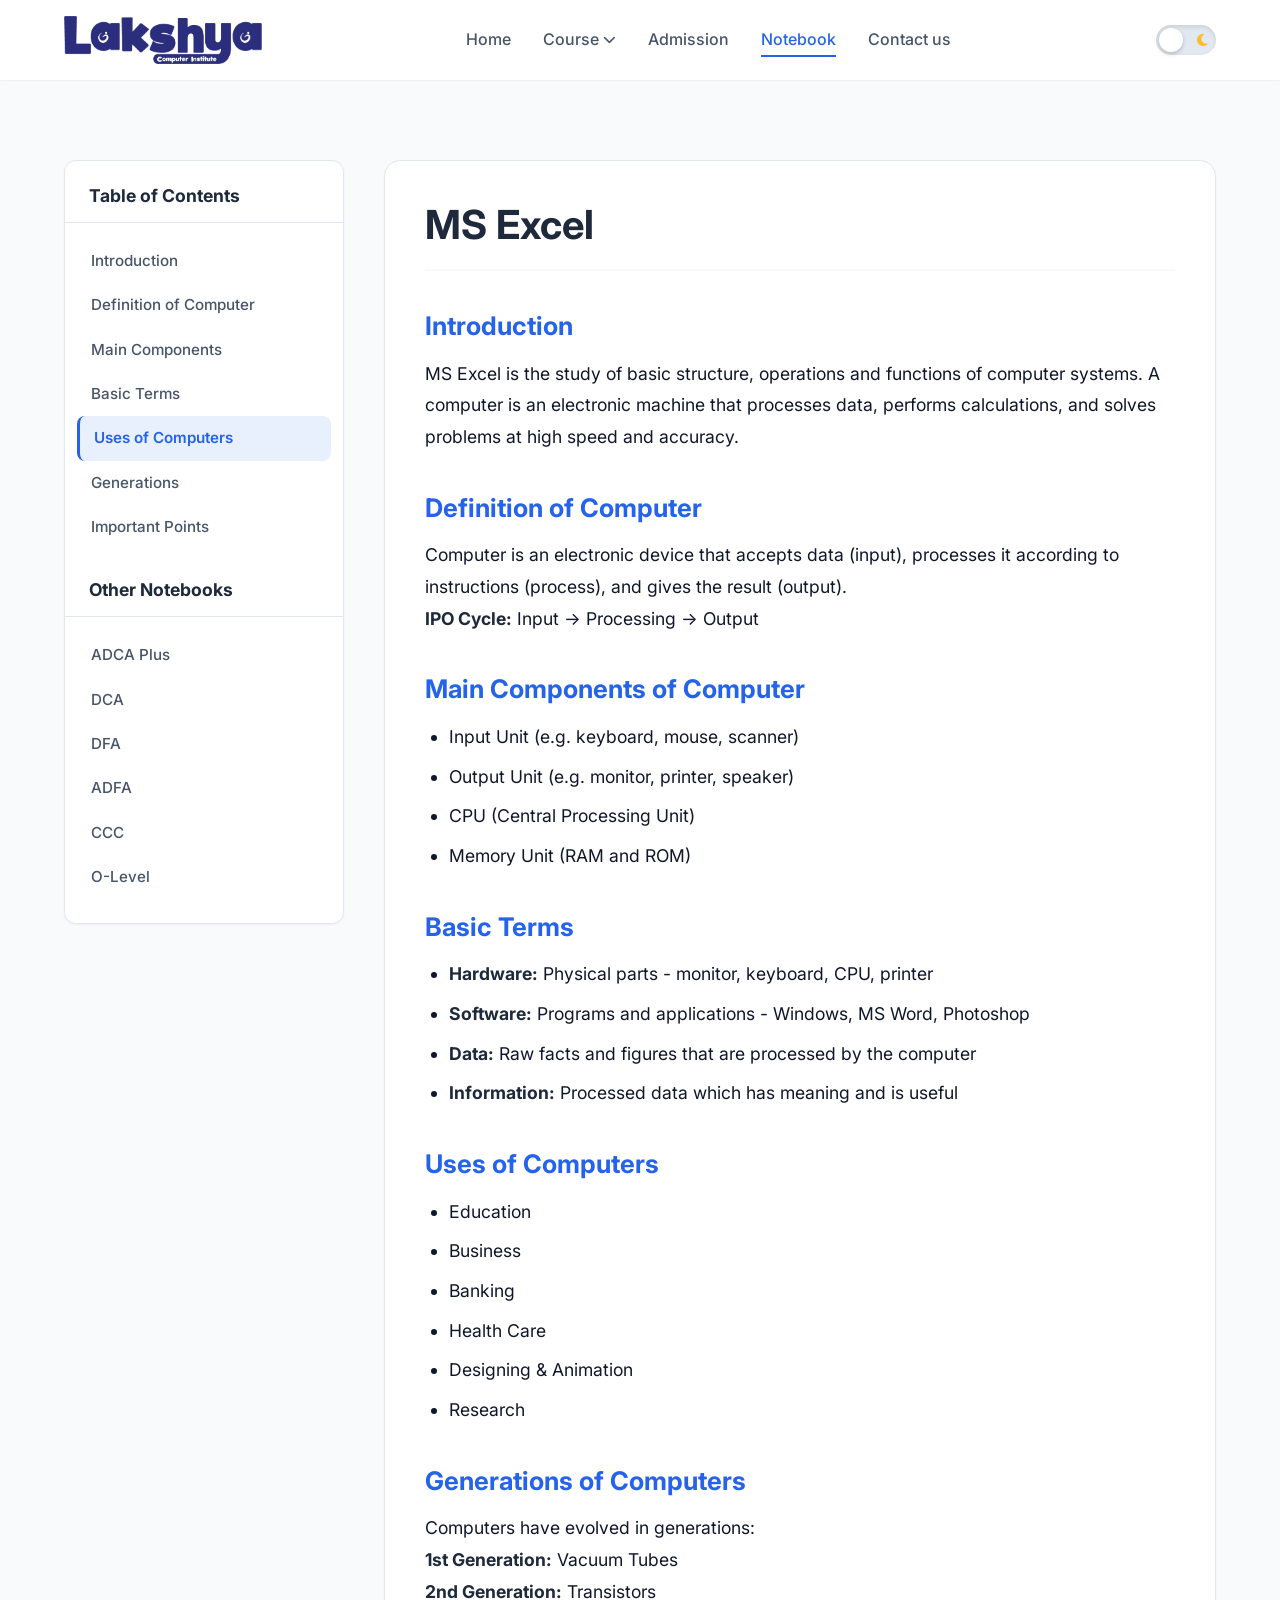
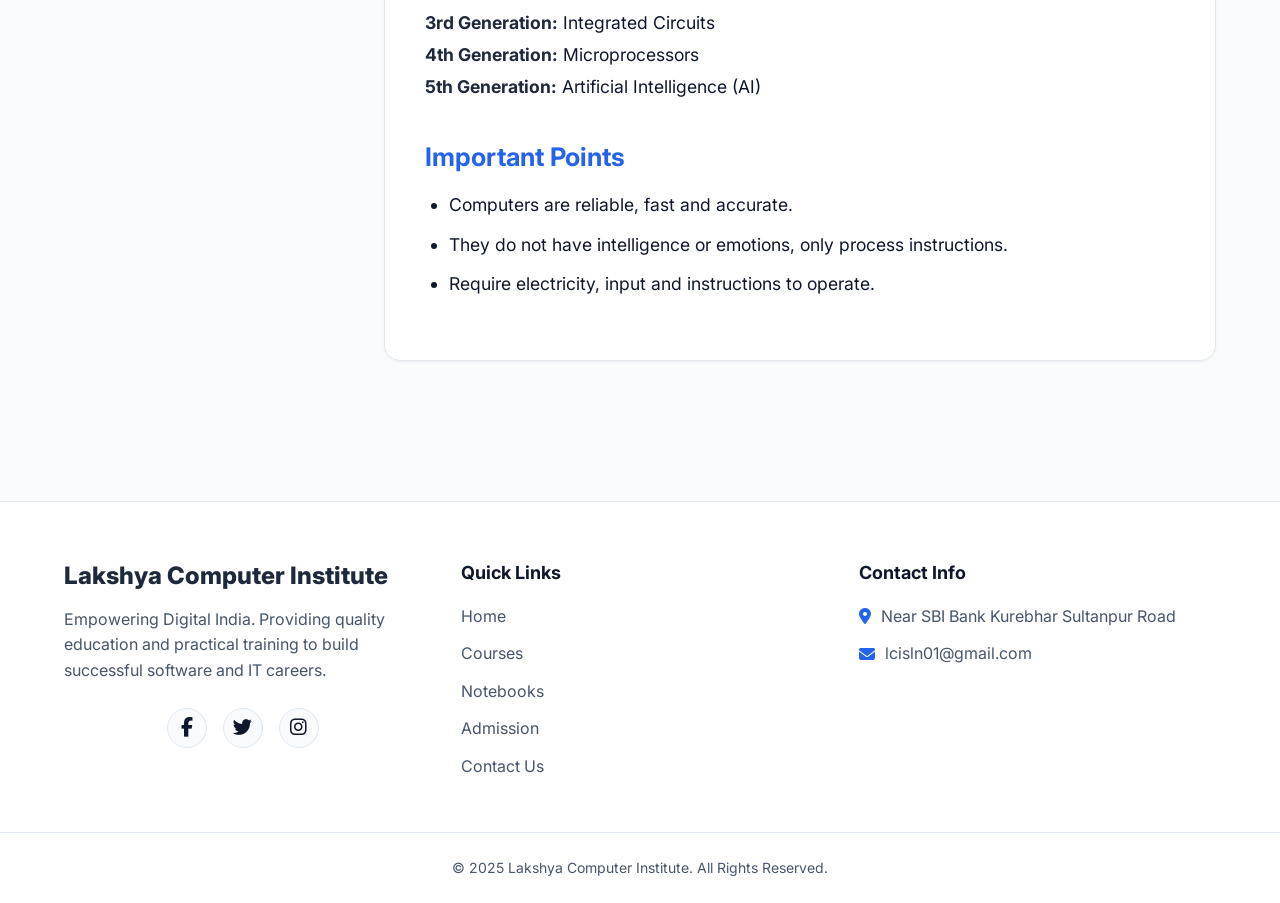
<file: ms_excel.html>
<!DOCTYPE html>
<html lang="en">

<head>
  <meta charset="UTF-8" />
  <title>MS Excel - Lakshya Computer Institute</title>
  <meta name="viewport" content="width=device-width, initial-scale=1.0" />
  <link rel="icon" type="image/png" href="img/fevicon.png">
  <link rel="stylesheet" href="assets/css/style.css">
  <link rel="stylesheet" href="https://cdnjs.cloudflare.com/ajax/libs/font-awesome/6.4.0/css/all.min.css">
  <style>
    .notes-layout {
      display: flex;
      gap: 40px;
      position: relative;
      align-items: flex-start;
    }

    /* Sidebar Toggle for Mobile */
    .sidebar-toggle {
      display: none;
      width: 100%;
      background-color: var(--primary-color);
      color: #fff;
      padding: 14px 20px;
      border: none;
      border-radius: var(--border-radius-sm);
      font-size: 1.1rem;
      font-weight: 600;
      cursor: pointer;
      margin-bottom: 20px;
      justify-content: space-between;
      align-items: center;
    }

    /* Sidebar Styling */
    .notes-sidebar {
      width: 280px;
      flex-shrink: 0;
      background-color: var(--surface-color);
      border-radius: var(--border-radius-md);
      border: 1px solid var(--border-color);
      padding: 24px 0;
      position: sticky;
      top: 100px;
      height: max-content;
      max-height: calc(100vh - 120px);
      overflow-y: auto;
      box-shadow: var(--shadow-sm);
      z-index: 10;
    }

    .sidebar-header {
      padding: 0 24px 16px 24px;
      border-bottom: 1px solid var(--border-color);
      margin-bottom: 16px;
    }

    .sidebar-header h3 {
      font-size: 1.1rem;
      color: var(--primary-color);
      margin: 0;
    }

    .toc-list {
      list-style: none;
      padding: 0 12px;
    }

    .toc-list li a {
      display: block;
      padding: 10px 14px;
      color: var(--text-secondary);
      border-radius: var(--border-radius-sm);
      font-size: 0.95rem;
      font-weight: 500;
      transition: all var(--transition-fast);
      text-decoration: none;
    }

    .toc-list li a:hover {
      background-color: var(--bg-color);
      color: var(--accent-color);
    }

    .toc-list li a.active {
      background-color: rgba(37, 99, 235, 0.1);
      color: var(--accent-color);
      font-weight: 600;
      border-left: 3px solid var(--accent-color);
    }

    /* Reading Content Area */
    .notes-content {
      flex: 1;
      background-color: var(--surface-color);
      border-radius: var(--border-radius-lg);
      padding: 40px;
      border: 1px solid var(--border-color);
      box-shadow: var(--shadow-sm);
    }

    .notes-content h1 {
      font-size: 2.5rem;
      color: var(--primary-color);
      margin-bottom: 30px;
      padding-bottom: 20px;
      border-bottom: 2px solid var(--bg-color);
    }

    .notes-content h2 {
      font-size: 1.6rem;
      color: var(--accent-color);
      margin-top: 40px;
      margin-bottom: 16px;
      scroll-margin-top: 100px;
      /* Offset for sticky nav */
    }

    .notes-content p,
    .notes-content ul {
      font-size: 1.1rem;
      line-height: 1.8;
      color: var(--text-primary);
      margin-bottom: 20px;
      max-width: 80ch;
      /* Optimal reading width */
    }

    .notes-content ul {
      padding-left: 24px;
    }

    .notes-content li {
      margin-bottom: 8px;
    }

    .notes-content strong {
      color: var(--primary-color);
      font-weight: 700;
    }

    @media (max-width: 992px) {
      .notes-layout {
        flex-direction: column;
      }

      .sidebar-toggle {
        display: flex;
      }

      .notes-sidebar {
        width: 100%;
        position: static;
        max-height: none;
        display: none;
      }

      .notes-sidebar.show {
        display: block;
      }

      .notes-content {
        padding: 30px 20px;
      }

      .notes-content h1 {
        font-size: 2rem;
      }
    }
  </style>
</head>

<body>
  <!-- Page Loader -->
  <div id="page-loader" class="page-loader">
    <div class="spinner"></div>
  </div>

  <!-- Header -->
  <header>
    <div class="container navbar">
      <div class="nav-brand">
        <a href="index.html">
          <img src="img/logo.png" alt="Lakshya Logo" class="logo-img" />
        </a>
      </div>

      <nav class="nav-menu" id="nav-menu">
        <a href="index.html" class="nav-link">Home</a>
        <div class="dropdown">
          <a href="#" class="nav-link dropdown-toggle" id="dropdownBtn">Course <i class="fas fa-chevron-down"></i></a>
          <div class="dropdown-menu">
            <a href="Course.html" class="dropdown-item">Basic Course</a>
            <a href="Course.html" class="dropdown-item">Intermediate Course</a>
            <a href="Course.html" class="dropdown-item">Advance Course</a>
          </div>
        </div>
        <a href="admission.html" class="nav-link">Admission</a>
        <a href="Notebook.html" class="nav-link active">Notebook</a>
        <a href="contact.html" class="nav-link">Contact us</a>
      </nav>

      <div class="nav-actions">
        <button id="theme-toggle" class="animated-theme-toggle" aria-label="Toggle Dark Mode">
          <div class="toggle-track">
            <i class="fas fa-sun icon-sun"></i>
            <i class="fas fa-moon icon-moon"></i>
            <div class="toggle-thumb"></div>
          </div>
        </button>
        <button id="mobile-menu-btn" class="mobile-menu-btn" aria-label="Toggle Mobile Menu">
          <i class="fas fa-bars"></i>
        </button>
      </div>
    </div>
  </header>

  <!-- Notes Section -->
  <section class="section-padding" style="background-color: var(--bg-color);">
    <div class="container">

      <button class="sidebar-toggle" id="sidebarToggle">
        <span>Table of Contents</span> <i class="fas fa-chevron-down"></i>
      </button>

      <div class="notes-layout">
        <!-- Sticky Sidebar -->
        <aside class="notes-sidebar" id="notesSidebar">
          <div class="sidebar-header">
            <h3>Table of Contents</h3>
          </div>
          <ul class="toc-list" id="tocList">
            <li><a href="#intro" class="toc-link">Introduction</a></li>
            <li><a href="#definition" class="toc-link">Definition of Computer</a></li>
            <li><a href="#components" class="toc-link">Main Components</a></li>
            <li><a href="#terms" class="toc-link">Basic Terms</a></li>
            <li><a href="#uses" class="toc-link">Uses of Computers</a></li>
            <li><a href="#generations" class="toc-link">Generations</a></li>
            <li><a href="#points" class="toc-link">Important Points</a></li>
          </ul>

          <div class="sidebar-header" style="margin-top: 30px;">
            <h3>Other Notebooks</h3>
          </div>
          <ul class="toc-list">
            <li><a href="Course.html">ADCA Plus</a></li>
            <li><a href="Course.html">DCA</a></li>
            <li><a href="Course.html">DFA</a></li>
            <li><a href="Course.html">ADFA</a></li>
            <li><a href="Course.html">CCC</a></li>
            <li><a href="Course.html">O-Level</a></li>
          </ul>
        </aside>

        <!-- Main Content -->
        <div class="notes-content reveal">
          <h1>MS Excel</h1>

          <h2 id="intro" class="scroll-target">Introduction</h2>
          <p>
            MS Excel is the study of basic structure, operations and functions of computer systems. A
            computer is an electronic machine that processes data, performs calculations, and solves problems at high
            speed and accuracy.
          </p>

          <h2 id="definition" class="scroll-target">Definition of Computer</h2>
          <p>
            Computer is an electronic device that accepts data (input), processes it according to instructions
            (process),
            and gives the result (output). <br>
            <strong>IPO Cycle:</strong> Input &rarr; Processing &rarr; Output
          </p>

          <h2 id="components" class="scroll-target">Main Components of Computer</h2>
          <ul>
            <li>Input Unit (e.g. keyboard, mouse, scanner)</li>
            <li>Output Unit (e.g. monitor, printer, speaker)</li>
            <li>CPU (Central Processing Unit)</li>
            <li>Memory Unit (RAM and ROM)</li>
          </ul>

          <h2 id="terms" class="scroll-target">Basic Terms</h2>
          <ul>
            <li><strong>Hardware:</strong> Physical parts - monitor, keyboard, CPU, printer</li>
            <li><strong>Software:</strong> Programs and applications - Windows, MS Word, Photoshop</li>
            <li><strong>Data:</strong> Raw facts and figures that are processed by the computer</li>
            <li><strong>Information:</strong> Processed data which has meaning and is useful</li>
          </ul>

          <h2 id="uses" class="scroll-target">Uses of Computers</h2>
          <ul>
            <li>Education</li>
            <li>Business</li>
            <li>Banking</li>
            <li>Health Care</li>
            <li>Designing &amp; Animation</li>
            <li>Research</li>
          </ul>

          <h2 id="generations" class="scroll-target">Generations of Computers</h2>
          <p>
            Computers have evolved in generations: <br>
            <strong>1st Generation:</strong> Vacuum Tubes <br>
            <strong>2nd Generation:</strong> Transistors <br>
            <strong>3rd Generation:</strong> Integrated Circuits <br>
            <strong>4th Generation:</strong> Microprocessors <br>
            <strong>5th Generation:</strong> Artificial Intelligence (AI)
          </p>

          <h2 id="points" class="scroll-target">Important Points</h2>
          <ul>
            <li>Computers are reliable, fast and accurate.</li>
            <li>They do not have intelligence or emotions, only process instructions.</li>
            <li>Require electricity, input and instructions to operate.</li>
          </ul>
        </div>
      </div>
    </div>
  </section>

  <!-- Footer -->
  <footer>
    <div class="container footer-content">
      <div class="footer-brand">
        <h3>Lakshya Computer Institute</h3>
        <p>Empowering Digital India. Providing quality education and practical training to build successful software and
          IT careers.</p>
        <div class="social-icons">
          <a href="https://facebook.com/lakshyacomputer" class="social-icon" target="_blank" rel="noopener"><i
              class="fab fa-facebook-f"></i></a>
          <a href="https://twitter.com/lakshyainstitute" class="social-icon" target="_blank" rel="noopener"><i
              class="fab fa-twitter"></i></a>
          <a href="https://instagram.com/lakshyacomputer" class="social-icon" target="_blank" rel="noopener"><i
              class="fab fa-instagram"></i></a>
        </div>
      </div>
      <div class="footer-links">
        <h4>Quick Links</h4>
        <ul>
          <li><a href="index.html">Home</a></li>
          <li><a href="Course.html">Courses</a></li>
          <li><a href="Notebook.html">Notebooks</a></li>
          <li><a href="admission.html">Admission</a></li>
          <li><a href="contact.html">Contact Us</a></li>
        </ul>
      </div>
      <div class="footer-links">
        <h4>Contact Info</h4>
        <ul style="color: var(--text-secondary);">
          <li style="display: flex; gap: 10px; align-items: flex-start;"><i class="fas fa-map-marker-alt"
              style="margin-top: 4px; color: var(--accent-color);"></i> Near SBI Bank Kurebhar Sultanpur Road</li>
          <li style="display: flex; gap: 10px; align-items: center;"><i class="fas fa-envelope"
              style="color: var(--accent-color);"></i> lcisln01@gmail.com</li>
        </ul>
      </div>
    </div>
    <div class="footer-bottom">
      &copy; 2025 Lakshya Computer Institute. All Rights Reserved.
    </div>
  </footer>

  <!-- Scroll to Top -->
  <button id="scroll-top-btn" class="scroll-top" aria-label="Scroll to top"><i class="fas fa-arrow-up"></i></button>

  <script src="assets/js/main.js"></script>
  <script>
    document.addEventListener('DOMContentLoaded', () => {
      // Mobile Sidebar Toggle
      const sidebarToggle = document.getElementById('sidebarToggle');
      const notesSidebar = document.getElementById('notesSidebar');
      const toggleIcon = sidebarToggle.querySelector('i');

      sidebarToggle.addEventListener('click', () => {
        notesSidebar.classList.toggle('show');
        if (notesSidebar.classList.contains('show')) {
          toggleIcon.classList.replace('fa-chevron-down', 'fa-chevron-up');
        } else {
          toggleIcon.classList.replace('fa-chevron-up', 'fa-chevron-down');
        }
      });

      // Table of Contents Highlight via Intersection Observer
      const sections = document.querySelectorAll('.scroll-target');
      const navLinks = document.querySelectorAll('.toc-link');

      const observerOptions = {
        root: null,
        rootMargin: '-20% 0px -70% 0px', // Trigger when heading reaches near top
        threshold: 0
      };

      const observer = new IntersectionObserver((entries) => {
        entries.forEach(entry => {
          if (entry.isIntersecting) {
            const id = entry.target.getAttribute('id');
            // Remove active from all
            navLinks.forEach(link => link.classList.remove('active'));
            // Add active to current
            const activeLink = document.querySelector(`.toc-link[href="#${id}"]`);
            if (activeLink) activeLink.classList.add('active');
          }
        });
      }, observerOptions);

      sections.forEach(section => {
        observer.observe(section);
      });

      // Smooth scroll for TOC links
      navLinks.forEach(link => {
        link.addEventListener('click', function (e) {
          e.preventDefault();
          const targetId = this.getAttribute('href').substring(1);
          const targetElement = document.getElementById(targetId);
          if (targetElement) {
            window.scrollTo({
              top: targetElement.offsetTop - 80, // Offset for fixed header
              behavior: 'smooth'
            });
            if (window.innerWidth <= 992) {
              notesSidebar.classList.remove('show');
              toggleIcon.classList.replace('fa-chevron-up', 'fa-chevron-down');
            }
          }
        });
      });
    });
  </script>
</body>

</html>
</file>
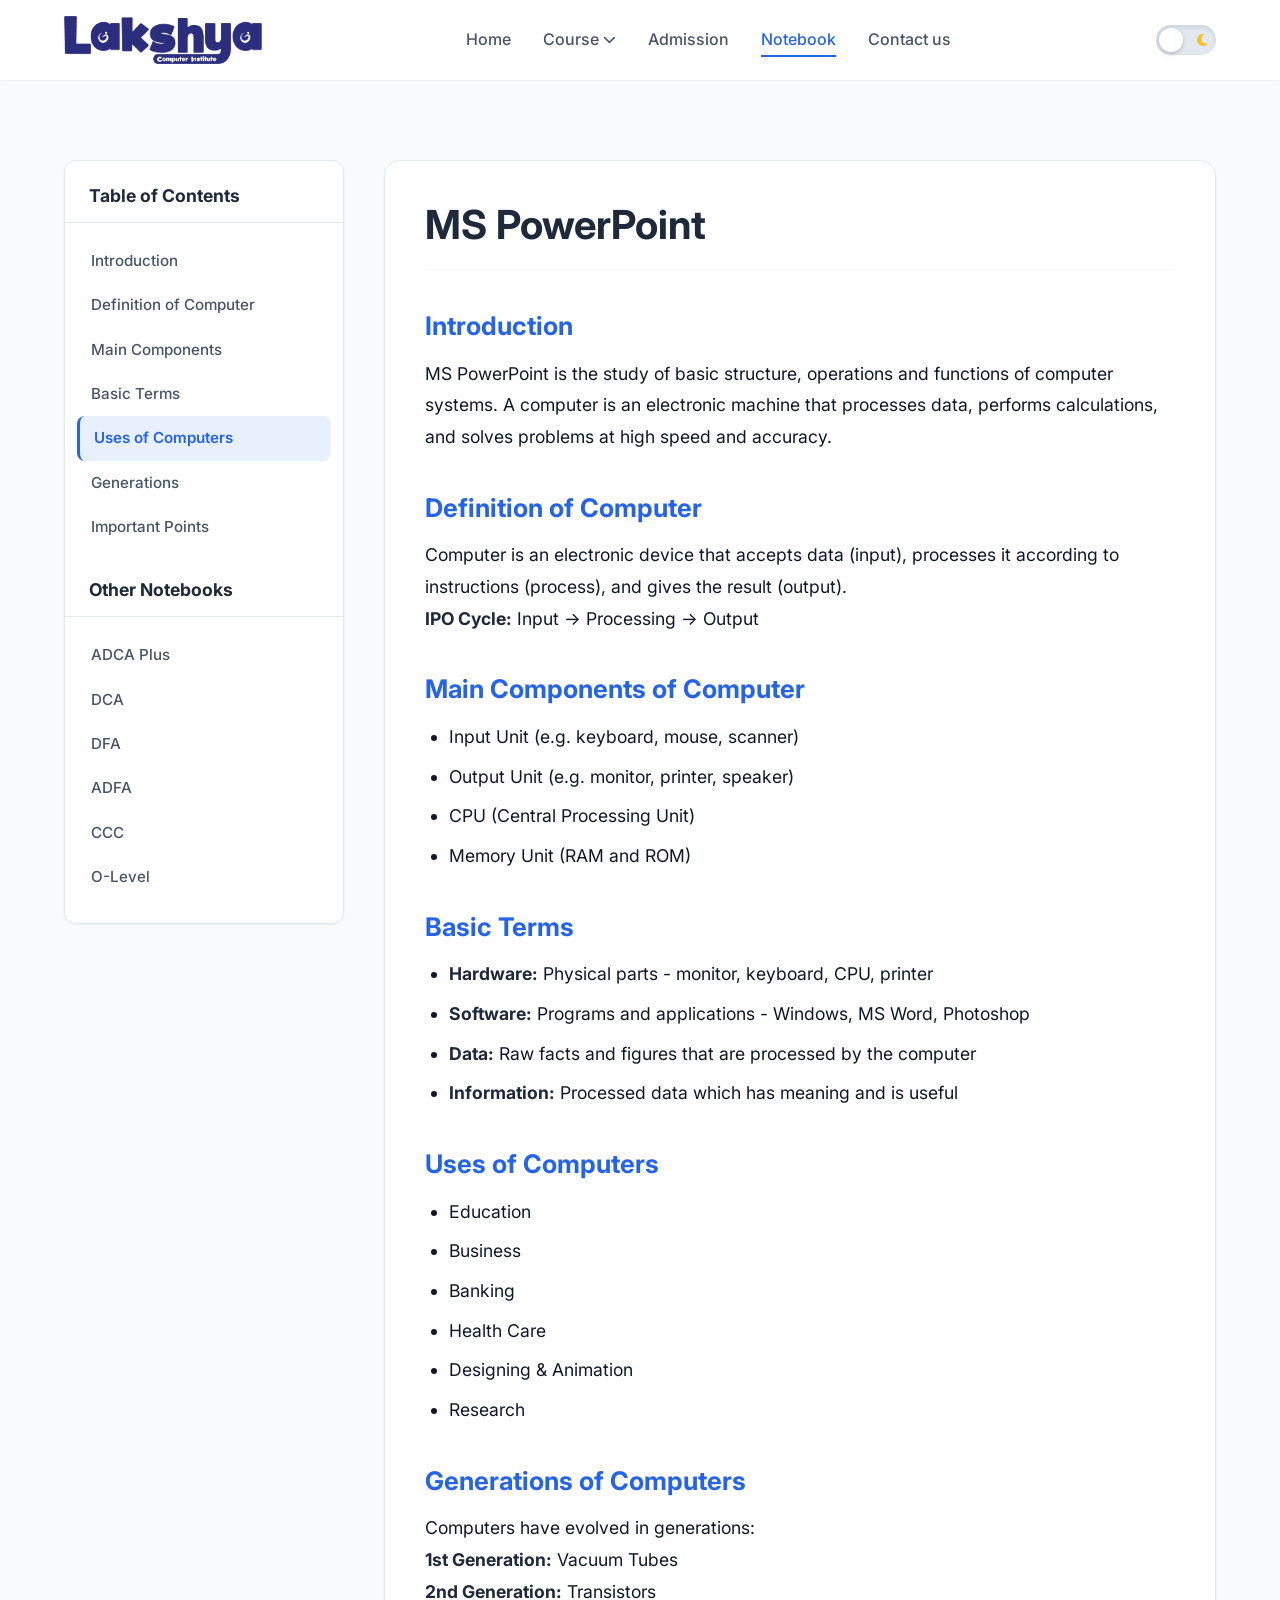
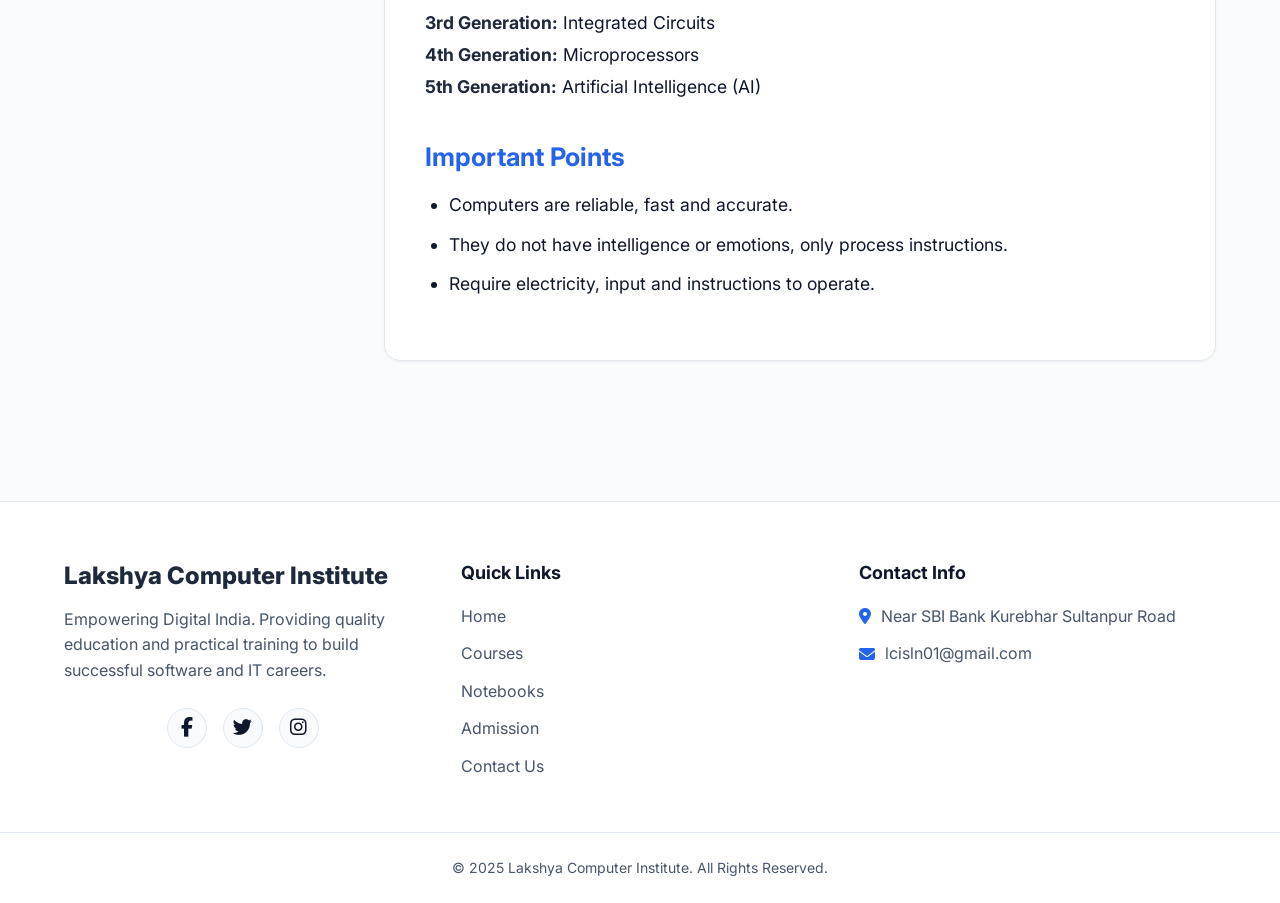
<file: ms_powerpoint.html>
<!DOCTYPE html>
<html lang="en">

<head>
  <meta charset="UTF-8" />
  <title>MS PowerPoint - Lakshya Computer Institute</title>
  <meta name="viewport" content="width=device-width, initial-scale=1.0" />
  <link rel="icon" type="image/png" href="img/fevicon.png">
  <link rel="stylesheet" href="assets/css/style.css">
  <link rel="stylesheet" href="https://cdnjs.cloudflare.com/ajax/libs/font-awesome/6.4.0/css/all.min.css">
  <style>
    .notes-layout {
      display: flex;
      gap: 40px;
      position: relative;
      align-items: flex-start;
    }

    /* Sidebar Toggle for Mobile */
    .sidebar-toggle {
      display: none;
      width: 100%;
      background-color: var(--primary-color);
      color: #fff;
      padding: 14px 20px;
      border: none;
      border-radius: var(--border-radius-sm);
      font-size: 1.1rem;
      font-weight: 600;
      cursor: pointer;
      margin-bottom: 20px;
      justify-content: space-between;
      align-items: center;
    }

    /* Sidebar Styling */
    .notes-sidebar {
      width: 280px;
      flex-shrink: 0;
      background-color: var(--surface-color);
      border-radius: var(--border-radius-md);
      border: 1px solid var(--border-color);
      padding: 24px 0;
      position: sticky;
      top: 100px;
      height: max-content;
      max-height: calc(100vh - 120px);
      overflow-y: auto;
      box-shadow: var(--shadow-sm);
      z-index: 10;
    }

    .sidebar-header {
      padding: 0 24px 16px 24px;
      border-bottom: 1px solid var(--border-color);
      margin-bottom: 16px;
    }

    .sidebar-header h3 {
      font-size: 1.1rem;
      color: var(--primary-color);
      margin: 0;
    }

    .toc-list {
      list-style: none;
      padding: 0 12px;
    }

    .toc-list li a {
      display: block;
      padding: 10px 14px;
      color: var(--text-secondary);
      border-radius: var(--border-radius-sm);
      font-size: 0.95rem;
      font-weight: 500;
      transition: all var(--transition-fast);
      text-decoration: none;
    }

    .toc-list li a:hover {
      background-color: var(--bg-color);
      color: var(--accent-color);
    }

    .toc-list li a.active {
      background-color: rgba(37, 99, 235, 0.1);
      color: var(--accent-color);
      font-weight: 600;
      border-left: 3px solid var(--accent-color);
    }

    /* Reading Content Area */
    .notes-content {
      flex: 1;
      background-color: var(--surface-color);
      border-radius: var(--border-radius-lg);
      padding: 40px;
      border: 1px solid var(--border-color);
      box-shadow: var(--shadow-sm);
    }

    .notes-content h1 {
      font-size: 2.5rem;
      color: var(--primary-color);
      margin-bottom: 30px;
      padding-bottom: 20px;
      border-bottom: 2px solid var(--bg-color);
    }

    .notes-content h2 {
      font-size: 1.6rem;
      color: var(--accent-color);
      margin-top: 40px;
      margin-bottom: 16px;
      scroll-margin-top: 100px;
      /* Offset for sticky nav */
    }

    .notes-content p,
    .notes-content ul {
      font-size: 1.1rem;
      line-height: 1.8;
      color: var(--text-primary);
      margin-bottom: 20px;
      max-width: 80ch;
      /* Optimal reading width */
    }

    .notes-content ul {
      padding-left: 24px;
    }

    .notes-content li {
      margin-bottom: 8px;
    }

    .notes-content strong {
      color: var(--primary-color);
      font-weight: 700;
    }

    @media (max-width: 992px) {
      .notes-layout {
        flex-direction: column;
      }

      .sidebar-toggle {
        display: flex;
      }

      .notes-sidebar {
        width: 100%;
        position: static;
        max-height: none;
        display: none;
      }

      .notes-sidebar.show {
        display: block;
      }

      .notes-content {
        padding: 30px 20px;
      }

      .notes-content h1 {
        font-size: 2rem;
      }
    }
  </style>
</head>

<body>
  <!-- Page Loader -->
  <div id="page-loader" class="page-loader">
    <div class="spinner"></div>
  </div>

  <!-- Header -->
  <header>
    <div class="container navbar">
      <div class="nav-brand">
        <a href="index.html">
          <img src="img/logo.png" alt="Lakshya Logo" class="logo-img" />
        </a>
      </div>

      <nav class="nav-menu" id="nav-menu">
        <a href="index.html" class="nav-link">Home</a>
        <div class="dropdown">
          <a href="#" class="nav-link dropdown-toggle" id="dropdownBtn">Course <i class="fas fa-chevron-down"></i></a>
          <div class="dropdown-menu">
            <a href="Course.html" class="dropdown-item">Basic Course</a>
            <a href="Course.html" class="dropdown-item">Intermediate Course</a>
            <a href="Course.html" class="dropdown-item">Advance Course</a>
          </div>
        </div>
        <a href="admission.html" class="nav-link">Admission</a>
        <a href="Notebook.html" class="nav-link active">Notebook</a>
        <a href="contact.html" class="nav-link">Contact us</a>
      </nav>

      <div class="nav-actions">
        <button id="theme-toggle" class="animated-theme-toggle" aria-label="Toggle Dark Mode">
          <div class="toggle-track">
            <i class="fas fa-sun icon-sun"></i>
            <i class="fas fa-moon icon-moon"></i>
            <div class="toggle-thumb"></div>
          </div>
        </button>
        <button id="mobile-menu-btn" class="mobile-menu-btn" aria-label="Toggle Mobile Menu">
          <i class="fas fa-bars"></i>
        </button>
      </div>
    </div>
  </header>

  <!-- Notes Section -->
  <section class="section-padding" style="background-color: var(--bg-color);">
    <div class="container">

      <button class="sidebar-toggle" id="sidebarToggle">
        <span>Table of Contents</span> <i class="fas fa-chevron-down"></i>
      </button>

      <div class="notes-layout">
        <!-- Sticky Sidebar -->
        <aside class="notes-sidebar" id="notesSidebar">
          <div class="sidebar-header">
            <h3>Table of Contents</h3>
          </div>
          <ul class="toc-list" id="tocList">
            <li><a href="#intro" class="toc-link">Introduction</a></li>
            <li><a href="#definition" class="toc-link">Definition of Computer</a></li>
            <li><a href="#components" class="toc-link">Main Components</a></li>
            <li><a href="#terms" class="toc-link">Basic Terms</a></li>
            <li><a href="#uses" class="toc-link">Uses of Computers</a></li>
            <li><a href="#generations" class="toc-link">Generations</a></li>
            <li><a href="#points" class="toc-link">Important Points</a></li>
          </ul>

          <div class="sidebar-header" style="margin-top: 30px;">
            <h3>Other Notebooks</h3>
          </div>
          <ul class="toc-list">
            <li><a href="Course.html">ADCA Plus</a></li>
            <li><a href="Course.html">DCA</a></li>
            <li><a href="Course.html">DFA</a></li>
            <li><a href="Course.html">ADFA</a></li>
            <li><a href="Course.html">CCC</a></li>
            <li><a href="Course.html">O-Level</a></li>
          </ul>
        </aside>

        <!-- Main Content -->
        <div class="notes-content reveal">
          <h1>MS PowerPoint</h1>

          <h2 id="intro" class="scroll-target">Introduction</h2>
          <p>
            MS PowerPoint is the study of basic structure, operations and functions of computer systems. A
            computer is an electronic machine that processes data, performs calculations, and solves problems at high
            speed and accuracy.
          </p>

          <h2 id="definition" class="scroll-target">Definition of Computer</h2>
          <p>
            Computer is an electronic device that accepts data (input), processes it according to instructions
            (process),
            and gives the result (output). <br>
            <strong>IPO Cycle:</strong> Input &rarr; Processing &rarr; Output
          </p>

          <h2 id="components" class="scroll-target">Main Components of Computer</h2>
          <ul>
            <li>Input Unit (e.g. keyboard, mouse, scanner)</li>
            <li>Output Unit (e.g. monitor, printer, speaker)</li>
            <li>CPU (Central Processing Unit)</li>
            <li>Memory Unit (RAM and ROM)</li>
          </ul>

          <h2 id="terms" class="scroll-target">Basic Terms</h2>
          <ul>
            <li><strong>Hardware:</strong> Physical parts - monitor, keyboard, CPU, printer</li>
            <li><strong>Software:</strong> Programs and applications - Windows, MS Word, Photoshop</li>
            <li><strong>Data:</strong> Raw facts and figures that are processed by the computer</li>
            <li><strong>Information:</strong> Processed data which has meaning and is useful</li>
          </ul>

          <h2 id="uses" class="scroll-target">Uses of Computers</h2>
          <ul>
            <li>Education</li>
            <li>Business</li>
            <li>Banking</li>
            <li>Health Care</li>
            <li>Designing &amp; Animation</li>
            <li>Research</li>
          </ul>

          <h2 id="generations" class="scroll-target">Generations of Computers</h2>
          <p>
            Computers have evolved in generations: <br>
            <strong>1st Generation:</strong> Vacuum Tubes <br>
            <strong>2nd Generation:</strong> Transistors <br>
            <strong>3rd Generation:</strong> Integrated Circuits <br>
            <strong>4th Generation:</strong> Microprocessors <br>
            <strong>5th Generation:</strong> Artificial Intelligence (AI)
          </p>

          <h2 id="points" class="scroll-target">Important Points</h2>
          <ul>
            <li>Computers are reliable, fast and accurate.</li>
            <li>They do not have intelligence or emotions, only process instructions.</li>
            <li>Require electricity, input and instructions to operate.</li>
          </ul>
        </div>
      </div>
    </div>
  </section>

  <!-- Footer -->
  <footer>
    <div class="container footer-content">
      <div class="footer-brand">
        <h3>Lakshya Computer Institute</h3>
        <p>Empowering Digital India. Providing quality education and practical training to build successful software and
          IT careers.</p>
        <div class="social-icons">
          <a href="https://facebook.com/lakshyacomputer" class="social-icon" target="_blank" rel="noopener"><i
              class="fab fa-facebook-f"></i></a>
          <a href="https://twitter.com/lakshyainstitute" class="social-icon" target="_blank" rel="noopener"><i
              class="fab fa-twitter"></i></a>
          <a href="https://instagram.com/lakshyacomputer" class="social-icon" target="_blank" rel="noopener"><i
              class="fab fa-instagram"></i></a>
        </div>
      </div>
      <div class="footer-links">
        <h4>Quick Links</h4>
        <ul>
          <li><a href="index.html">Home</a></li>
          <li><a href="Course.html">Courses</a></li>
          <li><a href="Notebook.html">Notebooks</a></li>
          <li><a href="admission.html">Admission</a></li>
          <li><a href="contact.html">Contact Us</a></li>
        </ul>
      </div>
      <div class="footer-links">
        <h4>Contact Info</h4>
        <ul style="color: var(--text-secondary);">
          <li style="display: flex; gap: 10px; align-items: flex-start;"><i class="fas fa-map-marker-alt"
              style="margin-top: 4px; color: var(--accent-color);"></i> Near SBI Bank Kurebhar Sultanpur Road</li>
          <li style="display: flex; gap: 10px; align-items: center;"><i class="fas fa-envelope"
              style="color: var(--accent-color);"></i> lcisln01@gmail.com</li>
        </ul>
      </div>
    </div>
    <div class="footer-bottom">
      &copy; 2025 Lakshya Computer Institute. All Rights Reserved.
    </div>
  </footer>

  <!-- Scroll to Top -->
  <button id="scroll-top-btn" class="scroll-top" aria-label="Scroll to top"><i class="fas fa-arrow-up"></i></button>

  <script src="assets/js/main.js"></script>
  <script>
    document.addEventListener('DOMContentLoaded', () => {
      // Mobile Sidebar Toggle
      const sidebarToggle = document.getElementById('sidebarToggle');
      const notesSidebar = document.getElementById('notesSidebar');
      const toggleIcon = sidebarToggle.querySelector('i');

      sidebarToggle.addEventListener('click', () => {
        notesSidebar.classList.toggle('show');
        if (notesSidebar.classList.contains('show')) {
          toggleIcon.classList.replace('fa-chevron-down', 'fa-chevron-up');
        } else {
          toggleIcon.classList.replace('fa-chevron-up', 'fa-chevron-down');
        }
      });

      // Table of Contents Highlight via Intersection Observer
      const sections = document.querySelectorAll('.scroll-target');
      const navLinks = document.querySelectorAll('.toc-link');

      const observerOptions = {
        root: null,
        rootMargin: '-20% 0px -70% 0px', // Trigger when heading reaches near top
        threshold: 0
      };

      const observer = new IntersectionObserver((entries) => {
        entries.forEach(entry => {
          if (entry.isIntersecting) {
            const id = entry.target.getAttribute('id');
            // Remove active from all
            navLinks.forEach(link => link.classList.remove('active'));
            // Add active to current
            const activeLink = document.querySelector(`.toc-link[href="#${id}"]`);
            if (activeLink) activeLink.classList.add('active');
          }
        });
      }, observerOptions);

      sections.forEach(section => {
        observer.observe(section);
      });

      // Smooth scroll for TOC links
      navLinks.forEach(link => {
        link.addEventListener('click', function (e) {
          e.preventDefault();
          const targetId = this.getAttribute('href').substring(1);
          const targetElement = document.getElementById(targetId);
          if (targetElement) {
            window.scrollTo({
              top: targetElement.offsetTop - 80, // Offset for fixed header
              behavior: 'smooth'
            });
            if (window.innerWidth <= 992) {
              notesSidebar.classList.remove('show');
              toggleIcon.classList.replace('fa-chevron-up', 'fa-chevron-down');
            }
          }
        });
      });
    });
  </script>
</body>

</html>
</file>
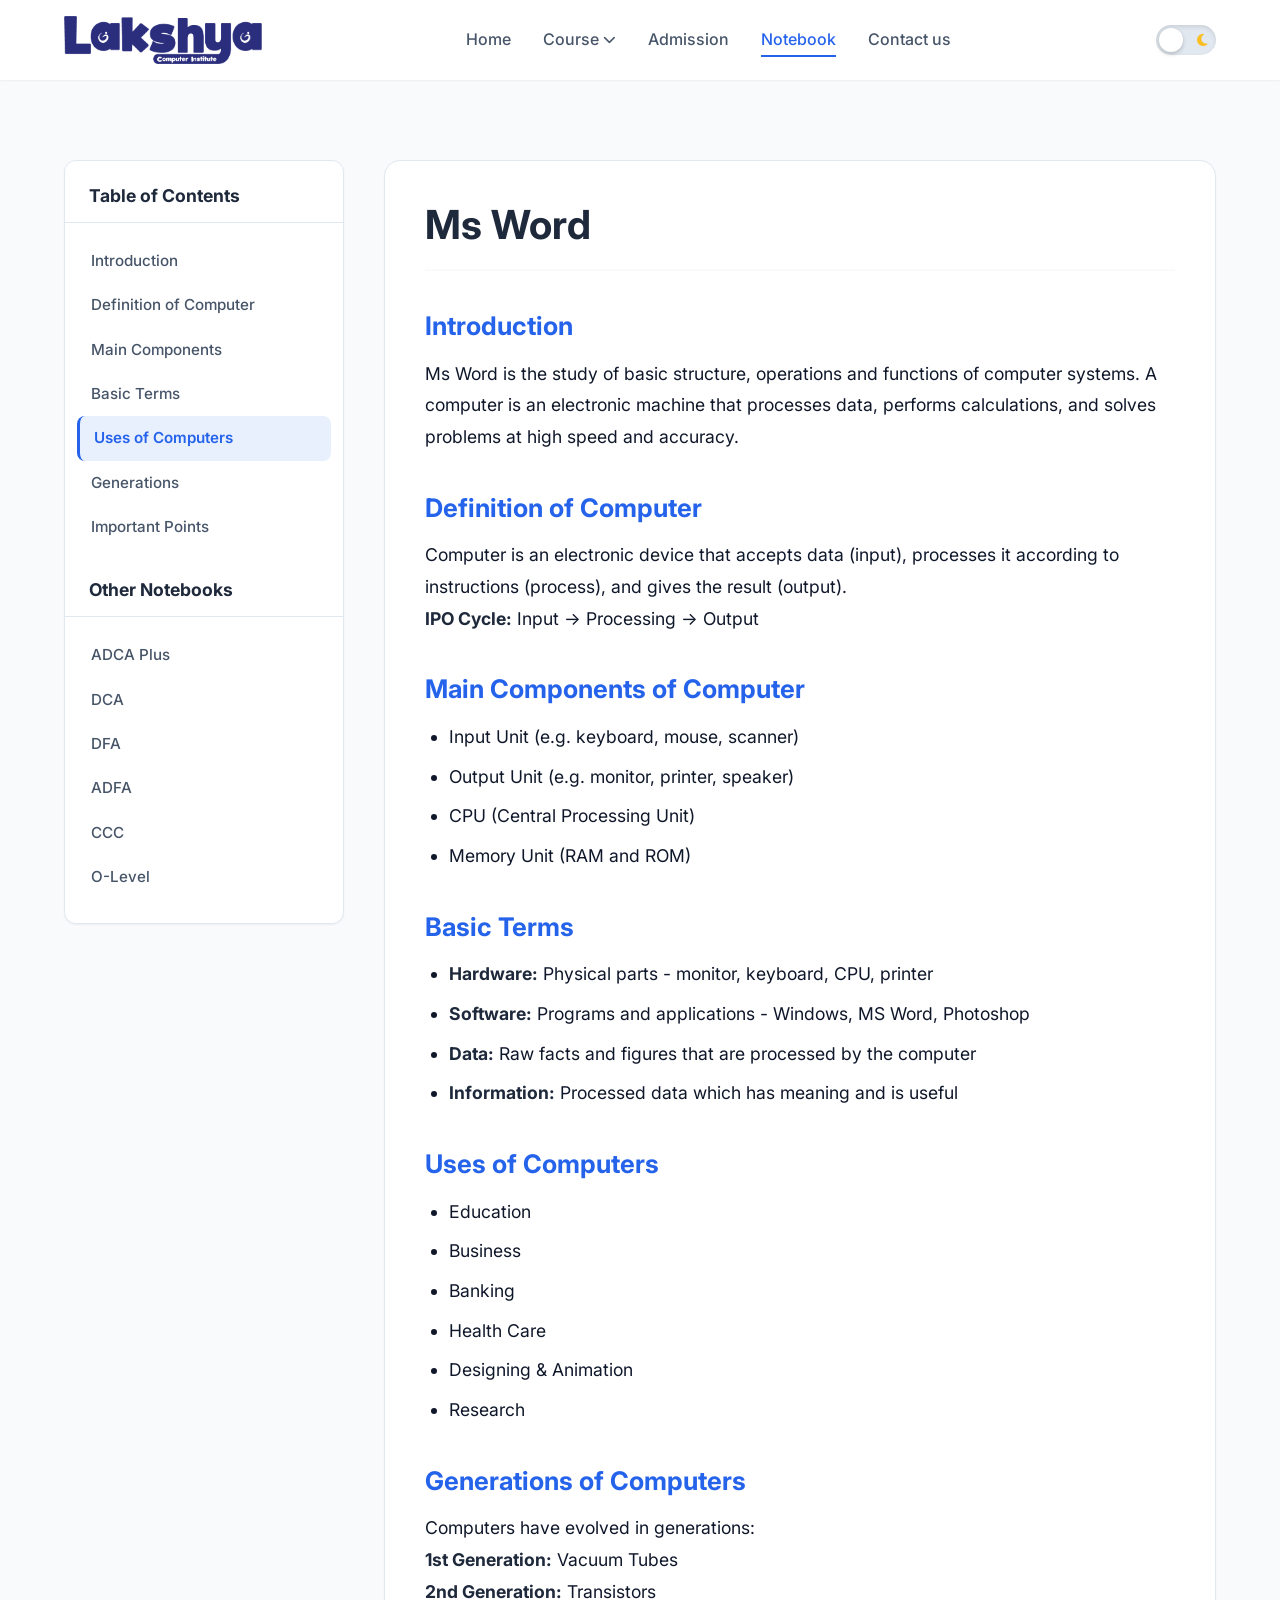
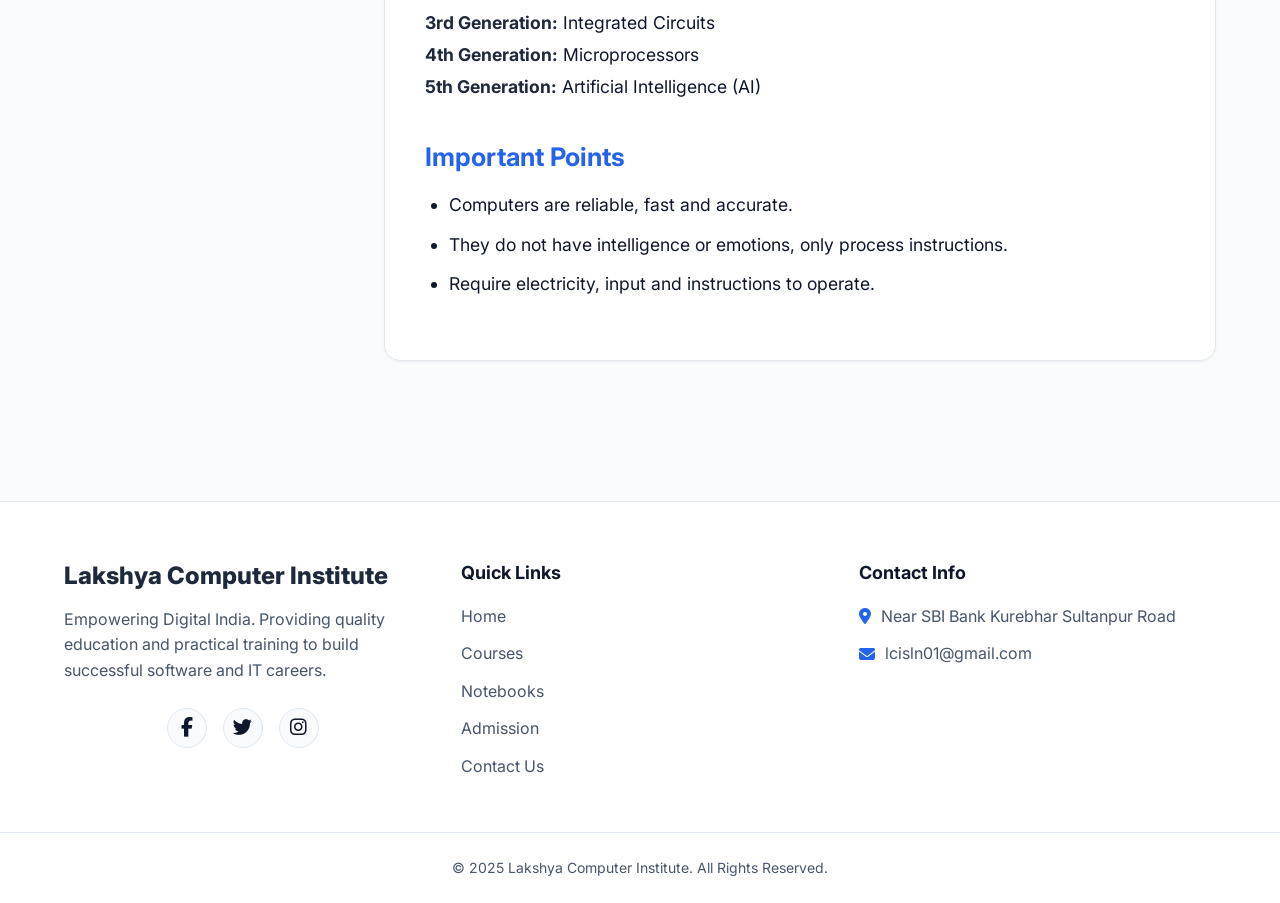
<file: ms_word.html>
<!DOCTYPE html>
<html lang="en">

<head>
  <meta charset="UTF-8" />
  <title>Ms Word - Lakshya Computer Institute</title>
  <meta name="viewport" content="width=device-width, initial-scale=1.0" />
  <link rel="icon" type="image/png" href="img/fevicon.png">
  <link rel="stylesheet" href="assets/css/style.css">
  <link rel="stylesheet" href="https://cdnjs.cloudflare.com/ajax/libs/font-awesome/6.4.0/css/all.min.css">
  <style>
    .notes-layout {
      display: flex;
      gap: 40px;
      position: relative;
      align-items: flex-start;
    }

    /* Sidebar Toggle for Mobile */
    .sidebar-toggle {
      display: none;
      width: 100%;
      background-color: var(--primary-color);
      color: #fff;
      padding: 14px 20px;
      border: none;
      border-radius: var(--border-radius-sm);
      font-size: 1.1rem;
      font-weight: 600;
      cursor: pointer;
      margin-bottom: 20px;
      justify-content: space-between;
      align-items: center;
    }

    /* Sidebar Styling */
    .notes-sidebar {
      width: 280px;
      flex-shrink: 0;
      background-color: var(--surface-color);
      border-radius: var(--border-radius-md);
      border: 1px solid var(--border-color);
      padding: 24px 0;
      position: sticky;
      top: 100px;
      height: max-content;
      max-height: calc(100vh - 120px);
      overflow-y: auto;
      box-shadow: var(--shadow-sm);
      z-index: 10;
    }

    .sidebar-header {
      padding: 0 24px 16px 24px;
      border-bottom: 1px solid var(--border-color);
      margin-bottom: 16px;
    }

    .sidebar-header h3 {
      font-size: 1.1rem;
      color: var(--primary-color);
      margin: 0;
    }

    .toc-list {
      list-style: none;
      padding: 0 12px;
    }

    .toc-list li a {
      display: block;
      padding: 10px 14px;
      color: var(--text-secondary);
      border-radius: var(--border-radius-sm);
      font-size: 0.95rem;
      font-weight: 500;
      transition: all var(--transition-fast);
      text-decoration: none;
    }

    .toc-list li a:hover {
      background-color: var(--bg-color);
      color: var(--accent-color);
    }

    .toc-list li a.active {
      background-color: rgba(37, 99, 235, 0.1);
      color: var(--accent-color);
      font-weight: 600;
      border-left: 3px solid var(--accent-color);
    }

    /* Reading Content Area */
    .notes-content {
      flex: 1;
      background-color: var(--surface-color);
      border-radius: var(--border-radius-lg);
      padding: 40px;
      border: 1px solid var(--border-color);
      box-shadow: var(--shadow-sm);
    }

    .notes-content h1 {
      font-size: 2.5rem;
      color: var(--primary-color);
      margin-bottom: 30px;
      padding-bottom: 20px;
      border-bottom: 2px solid var(--bg-color);
    }

    .notes-content h2 {
      font-size: 1.6rem;
      color: var(--accent-color);
      margin-top: 40px;
      margin-bottom: 16px;
      scroll-margin-top: 100px;
      /* Offset for sticky nav */
    }

    .notes-content p,
    .notes-content ul {
      font-size: 1.1rem;
      line-height: 1.8;
      color: var(--text-primary);
      margin-bottom: 20px;
      max-width: 80ch;
      /* Optimal reading width */
    }

    .notes-content ul {
      padding-left: 24px;
    }

    .notes-content li {
      margin-bottom: 8px;
    }

    .notes-content strong {
      color: var(--primary-color);
      font-weight: 700;
    }

    @media (max-width: 992px) {
      .notes-layout {
        flex-direction: column;
      }

      .sidebar-toggle {
        display: flex;
      }

      .notes-sidebar {
        width: 100%;
        position: static;
        max-height: none;
        display: none;
      }

      .notes-sidebar.show {
        display: block;
      }

      .notes-content {
        padding: 30px 20px;
      }

      .notes-content h1 {
        font-size: 2rem;
      }
    }
  </style>
</head>

<body>
  <!-- Page Loader -->
  <div id="page-loader" class="page-loader">
    <div class="spinner"></div>
  </div>

  <!-- Header -->
  <header>
    <div class="container navbar">
      <div class="nav-brand">
        <a href="index.html">
          <img src="img/logo.png" alt="Lakshya Logo" class="logo-img" />
        </a>
      </div>

      <nav class="nav-menu" id="nav-menu">
        <a href="index.html" class="nav-link">Home</a>
        <div class="dropdown">
          <a href="#" class="nav-link dropdown-toggle" id="dropdownBtn">Course <i class="fas fa-chevron-down"></i></a>
          <div class="dropdown-menu">
            <a href="Course.html" class="dropdown-item">Basic Course</a>
            <a href="Course.html" class="dropdown-item">Intermediate Course</a>
            <a href="Course.html" class="dropdown-item">Advance Course</a>
          </div>
        </div>
        <a href="admission.html" class="nav-link">Admission</a>
        <a href="Notebook.html" class="nav-link active">Notebook</a>
        <a href="contact.html" class="nav-link">Contact us</a>
      </nav>

      <div class="nav-actions">
        <button id="theme-toggle" class="animated-theme-toggle" aria-label="Toggle Dark Mode">
          <div class="toggle-track">
            <i class="fas fa-sun icon-sun"></i>
            <i class="fas fa-moon icon-moon"></i>
            <div class="toggle-thumb"></div>
          </div>
        </button>
        <button id="mobile-menu-btn" class="mobile-menu-btn" aria-label="Toggle Mobile Menu">
          <i class="fas fa-bars"></i>
        </button>
      </div>
    </div>
  </header>

  <!-- Notes Section -->
  <section class="section-padding" style="background-color: var(--bg-color);">
    <div class="container">

      <button class="sidebar-toggle" id="sidebarToggle">
        <span>Table of Contents</span> <i class="fas fa-chevron-down"></i>
      </button>

      <div class="notes-layout">
        <!-- Sticky Sidebar -->
        <aside class="notes-sidebar" id="notesSidebar">
          <div class="sidebar-header">
            <h3>Table of Contents</h3>
          </div>
          <ul class="toc-list" id="tocList">
            <li><a href="#intro" class="toc-link">Introduction</a></li>
            <li><a href="#definition" class="toc-link">Definition of Computer</a></li>
            <li><a href="#components" class="toc-link">Main Components</a></li>
            <li><a href="#terms" class="toc-link">Basic Terms</a></li>
            <li><a href="#uses" class="toc-link">Uses of Computers</a></li>
            <li><a href="#generations" class="toc-link">Generations</a></li>
            <li><a href="#points" class="toc-link">Important Points</a></li>
          </ul>

          <div class="sidebar-header" style="margin-top: 30px;">
            <h3>Other Notebooks</h3>
          </div>
          <ul class="toc-list">
            <li><a href="Course.html">ADCA Plus</a></li>
            <li><a href="Course.html">DCA</a></li>
            <li><a href="Course.html">DFA</a></li>
            <li><a href="Course.html">ADFA</a></li>
            <li><a href="Course.html">CCC</a></li>
            <li><a href="Course.html">O-Level</a></li>
          </ul>
        </aside>

        <!-- Main Content -->
        <div class="notes-content reveal">
          <h1>Ms Word</h1>

          <h2 id="intro" class="scroll-target">Introduction</h2>
          <p>
            Ms Word is the study of basic structure, operations and functions of computer systems. A
            computer is an electronic machine that processes data, performs calculations, and solves problems at high
            speed and accuracy.
          </p>

          <h2 id="definition" class="scroll-target">Definition of Computer</h2>
          <p>
            Computer is an electronic device that accepts data (input), processes it according to instructions
            (process),
            and gives the result (output). <br>
            <strong>IPO Cycle:</strong> Input &rarr; Processing &rarr; Output
          </p>

          <h2 id="components" class="scroll-target">Main Components of Computer</h2>
          <ul>
            <li>Input Unit (e.g. keyboard, mouse, scanner)</li>
            <li>Output Unit (e.g. monitor, printer, speaker)</li>
            <li>CPU (Central Processing Unit)</li>
            <li>Memory Unit (RAM and ROM)</li>
          </ul>

          <h2 id="terms" class="scroll-target">Basic Terms</h2>
          <ul>
            <li><strong>Hardware:</strong> Physical parts - monitor, keyboard, CPU, printer</li>
            <li><strong>Software:</strong> Programs and applications - Windows, MS Word, Photoshop</li>
            <li><strong>Data:</strong> Raw facts and figures that are processed by the computer</li>
            <li><strong>Information:</strong> Processed data which has meaning and is useful</li>
          </ul>

          <h2 id="uses" class="scroll-target">Uses of Computers</h2>
          <ul>
            <li>Education</li>
            <li>Business</li>
            <li>Banking</li>
            <li>Health Care</li>
            <li>Designing &amp; Animation</li>
            <li>Research</li>
          </ul>

          <h2 id="generations" class="scroll-target">Generations of Computers</h2>
          <p>
            Computers have evolved in generations: <br>
            <strong>1st Generation:</strong> Vacuum Tubes <br>
            <strong>2nd Generation:</strong> Transistors <br>
            <strong>3rd Generation:</strong> Integrated Circuits <br>
            <strong>4th Generation:</strong> Microprocessors <br>
            <strong>5th Generation:</strong> Artificial Intelligence (AI)
          </p>

          <h2 id="points" class="scroll-target">Important Points</h2>
          <ul>
            <li>Computers are reliable, fast and accurate.</li>
            <li>They do not have intelligence or emotions, only process instructions.</li>
            <li>Require electricity, input and instructions to operate.</li>
          </ul>
        </div>
      </div>
    </div>
  </section>

  <!-- Footer -->
  <footer>
    <div class="container footer-content">
      <div class="footer-brand">
        <h3>Lakshya Computer Institute</h3>
        <p>Empowering Digital India. Providing quality education and practical training to build successful software and
          IT careers.</p>
        <div class="social-icons">
          <a href="https://facebook.com/lakshyacomputer" class="social-icon" target="_blank" rel="noopener"><i
              class="fab fa-facebook-f"></i></a>
          <a href="https://twitter.com/lakshyainstitute" class="social-icon" target="_blank" rel="noopener"><i
              class="fab fa-twitter"></i></a>
          <a href="https://instagram.com/lakshyacomputer" class="social-icon" target="_blank" rel="noopener"><i
              class="fab fa-instagram"></i></a>
        </div>
      </div>
      <div class="footer-links">
        <h4>Quick Links</h4>
        <ul>
          <li><a href="index.html">Home</a></li>
          <li><a href="Course.html">Courses</a></li>
          <li><a href="Notebook.html">Notebooks</a></li>
          <li><a href="admission.html">Admission</a></li>
          <li><a href="contact.html">Contact Us</a></li>
        </ul>
      </div>
      <div class="footer-links">
        <h4>Contact Info</h4>
        <ul style="color: var(--text-secondary);">
          <li style="display: flex; gap: 10px; align-items: flex-start;"><i class="fas fa-map-marker-alt"
              style="margin-top: 4px; color: var(--accent-color);"></i> Near SBI Bank Kurebhar Sultanpur Road</li>
          <li style="display: flex; gap: 10px; align-items: center;"><i class="fas fa-envelope"
              style="color: var(--accent-color);"></i> lcisln01@gmail.com</li>
        </ul>
      </div>
    </div>
    <div class="footer-bottom">
      &copy; 2025 Lakshya Computer Institute. All Rights Reserved.
    </div>
  </footer>

  <!-- Scroll to Top -->
  <button id="scroll-top-btn" class="scroll-top" aria-label="Scroll to top"><i class="fas fa-arrow-up"></i></button>

  <script src="assets/js/main.js"></script>
  <script>
    document.addEventListener('DOMContentLoaded', () => {
      // Mobile Sidebar Toggle
      const sidebarToggle = document.getElementById('sidebarToggle');
      const notesSidebar = document.getElementById('notesSidebar');
      const toggleIcon = sidebarToggle.querySelector('i');

      sidebarToggle.addEventListener('click', () => {
        notesSidebar.classList.toggle('show');
        if (notesSidebar.classList.contains('show')) {
          toggleIcon.classList.replace('fa-chevron-down', 'fa-chevron-up');
        } else {
          toggleIcon.classList.replace('fa-chevron-up', 'fa-chevron-down');
        }
      });

      // Table of Contents Highlight via Intersection Observer
      const sections = document.querySelectorAll('.scroll-target');
      const navLinks = document.querySelectorAll('.toc-link');

      const observerOptions = {
        root: null,
        rootMargin: '-20% 0px -70% 0px', // Trigger when heading reaches near top
        threshold: 0
      };

      const observer = new IntersectionObserver((entries) => {
        entries.forEach(entry => {
          if (entry.isIntersecting) {
            const id = entry.target.getAttribute('id');
            // Remove active from all
            navLinks.forEach(link => link.classList.remove('active'));
            // Add active to current
            const activeLink = document.querySelector(`.toc-link[href="#${id}"]`);
            if (activeLink) activeLink.classList.add('active');
          }
        });
      }, observerOptions);

      sections.forEach(section => {
        observer.observe(section);
      });

      // Smooth scroll for TOC links
      navLinks.forEach(link => {
        link.addEventListener('click', function (e) {
          e.preventDefault();
          const targetId = this.getAttribute('href').substring(1);
          const targetElement = document.getElementById(targetId);
          if (targetElement) {
            window.scrollTo({
              top: targetElement.offsetTop - 80, // Offset for fixed header
              behavior: 'smooth'
            });
            if (window.innerWidth <= 992) {
              notesSidebar.classList.remove('show');
              toggleIcon.classList.replace('fa-chevron-up', 'fa-chevron-down');
            }
          }
        });
      });
    });
  </script>
</body>

</html>
</file>
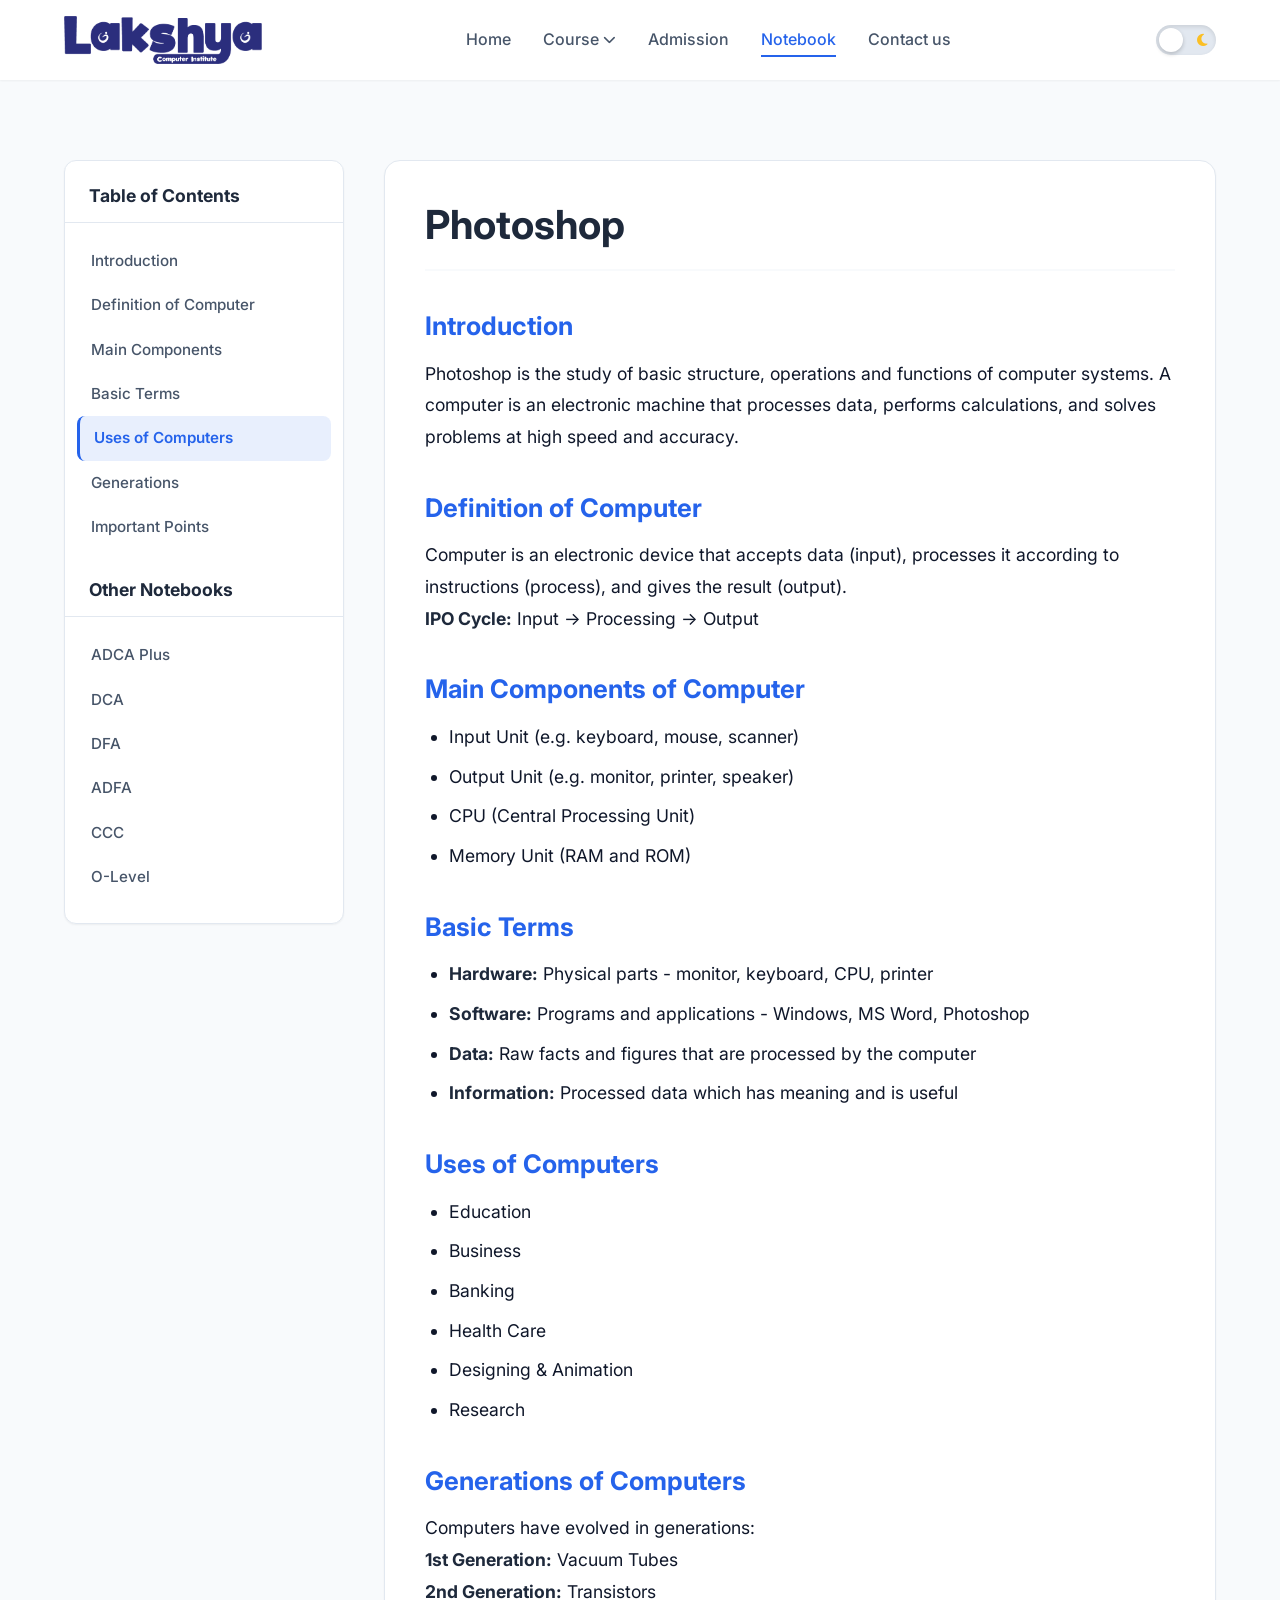
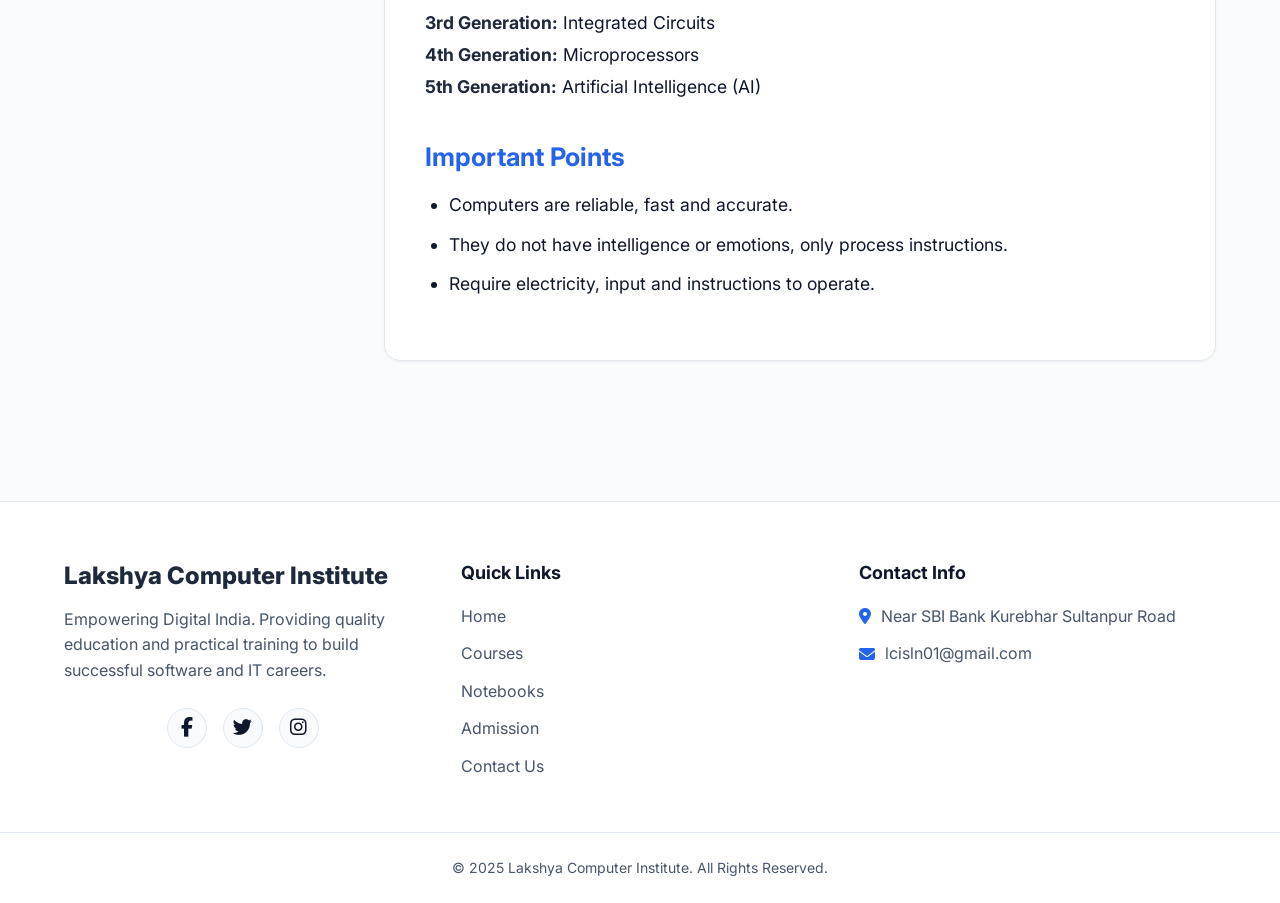
<file: photoshop.html>
<!DOCTYPE html>
<html lang="en">

<head>
  <meta charset="UTF-8" />
  <title>Photoshop - Lakshya Computer Institute</title>
  <meta name="viewport" content="width=device-width, initial-scale=1.0" />
  <link rel="icon" type="image/png" href="img/fevicon.png">
  <link rel="stylesheet" href="assets/css/style.css">
  <link rel="stylesheet" href="https://cdnjs.cloudflare.com/ajax/libs/font-awesome/6.4.0/css/all.min.css">
  <style>
    .notes-layout {
      display: flex;
      gap: 40px;
      position: relative;
      align-items: flex-start;
    }

    /* Sidebar Toggle for Mobile */
    .sidebar-toggle {
      display: none;
      width: 100%;
      background-color: var(--primary-color);
      color: #fff;
      padding: 14px 20px;
      border: none;
      border-radius: var(--border-radius-sm);
      font-size: 1.1rem;
      font-weight: 600;
      cursor: pointer;
      margin-bottom: 20px;
      justify-content: space-between;
      align-items: center;
    }

    /* Sidebar Styling */
    .notes-sidebar {
      width: 280px;
      flex-shrink: 0;
      background-color: var(--surface-color);
      border-radius: var(--border-radius-md);
      border: 1px solid var(--border-color);
      padding: 24px 0;
      position: sticky;
      top: 100px;
      height: max-content;
      max-height: calc(100vh - 120px);
      overflow-y: auto;
      box-shadow: var(--shadow-sm);
      z-index: 10;
    }

    .sidebar-header {
      padding: 0 24px 16px 24px;
      border-bottom: 1px solid var(--border-color);
      margin-bottom: 16px;
    }

    .sidebar-header h3 {
      font-size: 1.1rem;
      color: var(--primary-color);
      margin: 0;
    }

    .toc-list {
      list-style: none;
      padding: 0 12px;
    }

    .toc-list li a {
      display: block;
      padding: 10px 14px;
      color: var(--text-secondary);
      border-radius: var(--border-radius-sm);
      font-size: 0.95rem;
      font-weight: 500;
      transition: all var(--transition-fast);
      text-decoration: none;
    }

    .toc-list li a:hover {
      background-color: var(--bg-color);
      color: var(--accent-color);
    }

    .toc-list li a.active {
      background-color: rgba(37, 99, 235, 0.1);
      color: var(--accent-color);
      font-weight: 600;
      border-left: 3px solid var(--accent-color);
    }

    /* Reading Content Area */
    .notes-content {
      flex: 1;
      background-color: var(--surface-color);
      border-radius: var(--border-radius-lg);
      padding: 40px;
      border: 1px solid var(--border-color);
      box-shadow: var(--shadow-sm);
    }

    .notes-content h1 {
      font-size: 2.5rem;
      color: var(--primary-color);
      margin-bottom: 30px;
      padding-bottom: 20px;
      border-bottom: 2px solid var(--bg-color);
    }

    .notes-content h2 {
      font-size: 1.6rem;
      color: var(--accent-color);
      margin-top: 40px;
      margin-bottom: 16px;
      scroll-margin-top: 100px;
      /* Offset for sticky nav */
    }

    .notes-content p,
    .notes-content ul {
      font-size: 1.1rem;
      line-height: 1.8;
      color: var(--text-primary);
      margin-bottom: 20px;
      max-width: 80ch;
      /* Optimal reading width */
    }

    .notes-content ul {
      padding-left: 24px;
    }

    .notes-content li {
      margin-bottom: 8px;
    }

    .notes-content strong {
      color: var(--primary-color);
      font-weight: 700;
    }

    @media (max-width: 992px) {
      .notes-layout {
        flex-direction: column;
      }

      .sidebar-toggle {
        display: flex;
      }

      .notes-sidebar {
        width: 100%;
        position: static;
        max-height: none;
        display: none;
      }

      .notes-sidebar.show {
        display: block;
      }

      .notes-content {
        padding: 30px 20px;
      }

      .notes-content h1 {
        font-size: 2rem;
      }
    }
  </style>
</head>

<body>
  <!-- Page Loader -->
  <div id="page-loader" class="page-loader">
    <div class="spinner"></div>
  </div>

  <!-- Header -->
  <header>
    <div class="container navbar">
      <div class="nav-brand">
        <a href="index.html">
          <img src="img/logo.png" alt="Lakshya Logo" class="logo-img" />
        </a>
      </div>

      <nav class="nav-menu" id="nav-menu">
        <a href="index.html" class="nav-link">Home</a>
        <div class="dropdown">
          <a href="#" class="nav-link dropdown-toggle" id="dropdownBtn">Course <i class="fas fa-chevron-down"></i></a>
          <div class="dropdown-menu">
            <a href="Course.html" class="dropdown-item">Basic Course</a>
            <a href="Course.html" class="dropdown-item">Intermediate Course</a>
            <a href="Course.html" class="dropdown-item">Advance Course</a>
          </div>
        </div>
        <a href="admission.html" class="nav-link">Admission</a>
        <a href="Notebook.html" class="nav-link active">Notebook</a>
        <a href="contact.html" class="nav-link">Contact us</a>
      </nav>

      <div class="nav-actions">
        <button id="theme-toggle" class="animated-theme-toggle" aria-label="Toggle Dark Mode">
          <div class="toggle-track">
            <i class="fas fa-sun icon-sun"></i>
            <i class="fas fa-moon icon-moon"></i>
            <div class="toggle-thumb"></div>
          </div>
        </button>
        <button id="mobile-menu-btn" class="mobile-menu-btn" aria-label="Toggle Mobile Menu">
          <i class="fas fa-bars"></i>
        </button>
      </div>
    </div>
  </header>

  <!-- Notes Section -->
  <section class="section-padding" style="background-color: var(--bg-color);">
    <div class="container">

      <button class="sidebar-toggle" id="sidebarToggle">
        <span>Table of Contents</span> <i class="fas fa-chevron-down"></i>
      </button>

      <div class="notes-layout">
        <!-- Sticky Sidebar -->
        <aside class="notes-sidebar" id="notesSidebar">
          <div class="sidebar-header">
            <h3>Table of Contents</h3>
          </div>
          <ul class="toc-list" id="tocList">
            <li><a href="#intro" class="toc-link">Introduction</a></li>
            <li><a href="#definition" class="toc-link">Definition of Computer</a></li>
            <li><a href="#components" class="toc-link">Main Components</a></li>
            <li><a href="#terms" class="toc-link">Basic Terms</a></li>
            <li><a href="#uses" class="toc-link">Uses of Computers</a></li>
            <li><a href="#generations" class="toc-link">Generations</a></li>
            <li><a href="#points" class="toc-link">Important Points</a></li>
          </ul>

          <div class="sidebar-header" style="margin-top: 30px;">
            <h3>Other Notebooks</h3>
          </div>
          <ul class="toc-list">
            <li><a href="Course.html">ADCA Plus</a></li>
            <li><a href="Course.html">DCA</a></li>
            <li><a href="Course.html">DFA</a></li>
            <li><a href="Course.html">ADFA</a></li>
            <li><a href="Course.html">CCC</a></li>
            <li><a href="Course.html">O-Level</a></li>
          </ul>
        </aside>

        <!-- Main Content -->
        <div class="notes-content reveal">
          <h1>Photoshop</h1>

          <h2 id="intro" class="scroll-target">Introduction</h2>
          <p>
            Photoshop is the study of basic structure, operations and functions of computer systems. A
            computer is an electronic machine that processes data, performs calculations, and solves problems at high
            speed and accuracy.
          </p>

          <h2 id="definition" class="scroll-target">Definition of Computer</h2>
          <p>
            Computer is an electronic device that accepts data (input), processes it according to instructions
            (process),
            and gives the result (output). <br>
            <strong>IPO Cycle:</strong> Input &rarr; Processing &rarr; Output
          </p>

          <h2 id="components" class="scroll-target">Main Components of Computer</h2>
          <ul>
            <li>Input Unit (e.g. keyboard, mouse, scanner)</li>
            <li>Output Unit (e.g. monitor, printer, speaker)</li>
            <li>CPU (Central Processing Unit)</li>
            <li>Memory Unit (RAM and ROM)</li>
          </ul>

          <h2 id="terms" class="scroll-target">Basic Terms</h2>
          <ul>
            <li><strong>Hardware:</strong> Physical parts - monitor, keyboard, CPU, printer</li>
            <li><strong>Software:</strong> Programs and applications - Windows, MS Word, Photoshop</li>
            <li><strong>Data:</strong> Raw facts and figures that are processed by the computer</li>
            <li><strong>Information:</strong> Processed data which has meaning and is useful</li>
          </ul>

          <h2 id="uses" class="scroll-target">Uses of Computers</h2>
          <ul>
            <li>Education</li>
            <li>Business</li>
            <li>Banking</li>
            <li>Health Care</li>
            <li>Designing &amp; Animation</li>
            <li>Research</li>
          </ul>

          <h2 id="generations" class="scroll-target">Generations of Computers</h2>
          <p>
            Computers have evolved in generations: <br>
            <strong>1st Generation:</strong> Vacuum Tubes <br>
            <strong>2nd Generation:</strong> Transistors <br>
            <strong>3rd Generation:</strong> Integrated Circuits <br>
            <strong>4th Generation:</strong> Microprocessors <br>
            <strong>5th Generation:</strong> Artificial Intelligence (AI)
          </p>

          <h2 id="points" class="scroll-target">Important Points</h2>
          <ul>
            <li>Computers are reliable, fast and accurate.</li>
            <li>They do not have intelligence or emotions, only process instructions.</li>
            <li>Require electricity, input and instructions to operate.</li>
          </ul>
        </div>
      </div>
    </div>
  </section>

  <!-- Footer -->
  <footer>
    <div class="container footer-content">
      <div class="footer-brand">
        <h3>Lakshya Computer Institute</h3>
        <p>Empowering Digital India. Providing quality education and practical training to build successful software and
          IT careers.</p>
        <div class="social-icons">
          <a href="https://facebook.com/lakshyacomputer" class="social-icon" target="_blank" rel="noopener"><i
              class="fab fa-facebook-f"></i></a>
          <a href="https://twitter.com/lakshyainstitute" class="social-icon" target="_blank" rel="noopener"><i
              class="fab fa-twitter"></i></a>
          <a href="https://instagram.com/lakshyacomputer" class="social-icon" target="_blank" rel="noopener"><i
              class="fab fa-instagram"></i></a>
        </div>
      </div>
      <div class="footer-links">
        <h4>Quick Links</h4>
        <ul>
          <li><a href="index.html">Home</a></li>
          <li><a href="Course.html">Courses</a></li>
          <li><a href="Notebook.html">Notebooks</a></li>
          <li><a href="admission.html">Admission</a></li>
          <li><a href="contact.html">Contact Us</a></li>
        </ul>
      </div>
      <div class="footer-links">
        <h4>Contact Info</h4>
        <ul style="color: var(--text-secondary);">
          <li style="display: flex; gap: 10px; align-items: flex-start;"><i class="fas fa-map-marker-alt"
              style="margin-top: 4px; color: var(--accent-color);"></i> Near SBI Bank Kurebhar Sultanpur Road</li>
          <li style="display: flex; gap: 10px; align-items: center;"><i class="fas fa-envelope"
              style="color: var(--accent-color);"></i> lcisln01@gmail.com</li>
        </ul>
      </div>
    </div>
    <div class="footer-bottom">
      &copy; 2025 Lakshya Computer Institute. All Rights Reserved.
    </div>
  </footer>

  <!-- Scroll to Top -->
  <button id="scroll-top-btn" class="scroll-top" aria-label="Scroll to top"><i class="fas fa-arrow-up"></i></button>

  <script src="assets/js/main.js"></script>
  <script>
    document.addEventListener('DOMContentLoaded', () => {
      // Mobile Sidebar Toggle
      const sidebarToggle = document.getElementById('sidebarToggle');
      const notesSidebar = document.getElementById('notesSidebar');
      const toggleIcon = sidebarToggle.querySelector('i');

      sidebarToggle.addEventListener('click', () => {
        notesSidebar.classList.toggle('show');
        if (notesSidebar.classList.contains('show')) {
          toggleIcon.classList.replace('fa-chevron-down', 'fa-chevron-up');
        } else {
          toggleIcon.classList.replace('fa-chevron-up', 'fa-chevron-down');
        }
      });

      // Table of Contents Highlight via Intersection Observer
      const sections = document.querySelectorAll('.scroll-target');
      const navLinks = document.querySelectorAll('.toc-link');

      const observerOptions = {
        root: null,
        rootMargin: '-20% 0px -70% 0px', // Trigger when heading reaches near top
        threshold: 0
      };

      const observer = new IntersectionObserver((entries) => {
        entries.forEach(entry => {
          if (entry.isIntersecting) {
            const id = entry.target.getAttribute('id');
            // Remove active from all
            navLinks.forEach(link => link.classList.remove('active'));
            // Add active to current
            const activeLink = document.querySelector(`.toc-link[href="#${id}"]`);
            if (activeLink) activeLink.classList.add('active');
          }
        });
      }, observerOptions);

      sections.forEach(section => {
        observer.observe(section);
      });

      // Smooth scroll for TOC links
      navLinks.forEach(link => {
        link.addEventListener('click', function (e) {
          e.preventDefault();
          const targetId = this.getAttribute('href').substring(1);
          const targetElement = document.getElementById(targetId);
          if (targetElement) {
            window.scrollTo({
              top: targetElement.offsetTop - 80, // Offset for fixed header
              behavior: 'smooth'
            });
            if (window.innerWidth <= 992) {
              notesSidebar.classList.remove('show');
              toggleIcon.classList.replace('fa-chevron-up', 'fa-chevron-down');
            }
          }
        });
      });
    });
  </script>
</body>

</html>
</file>
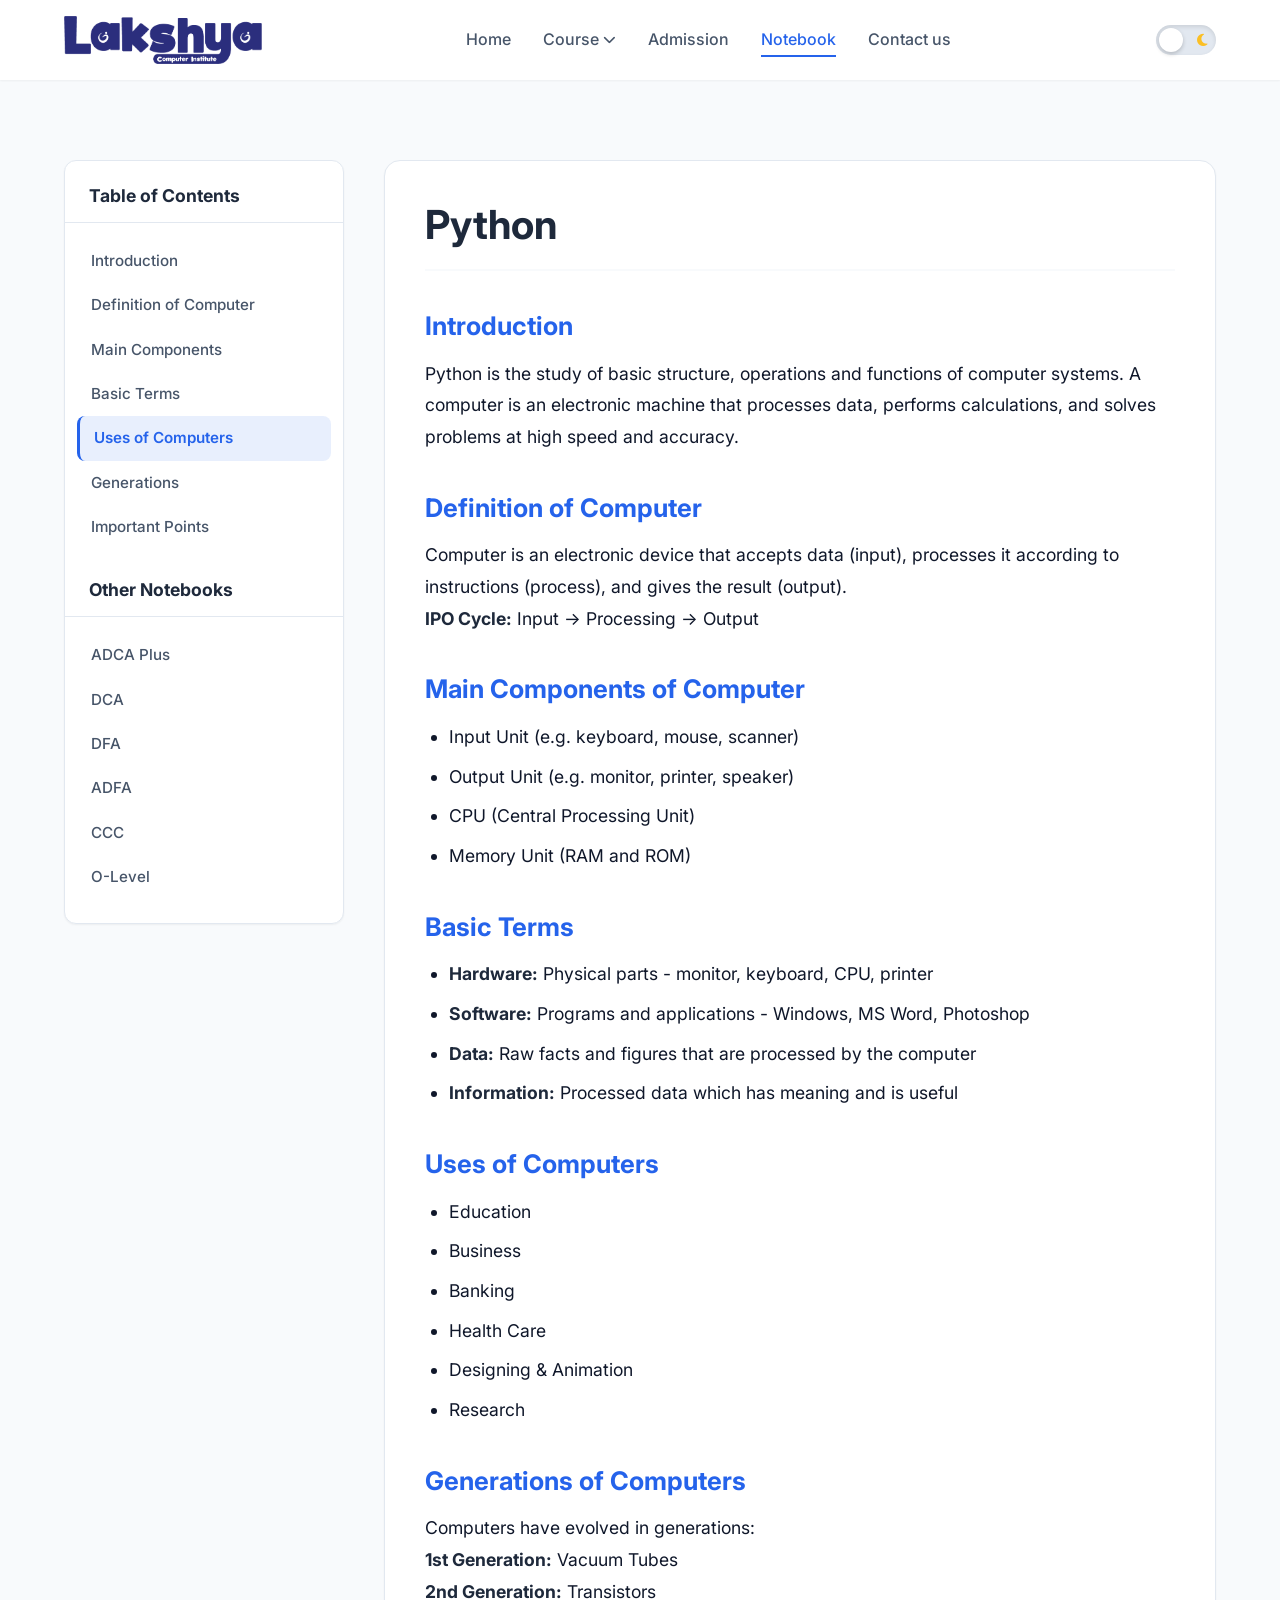
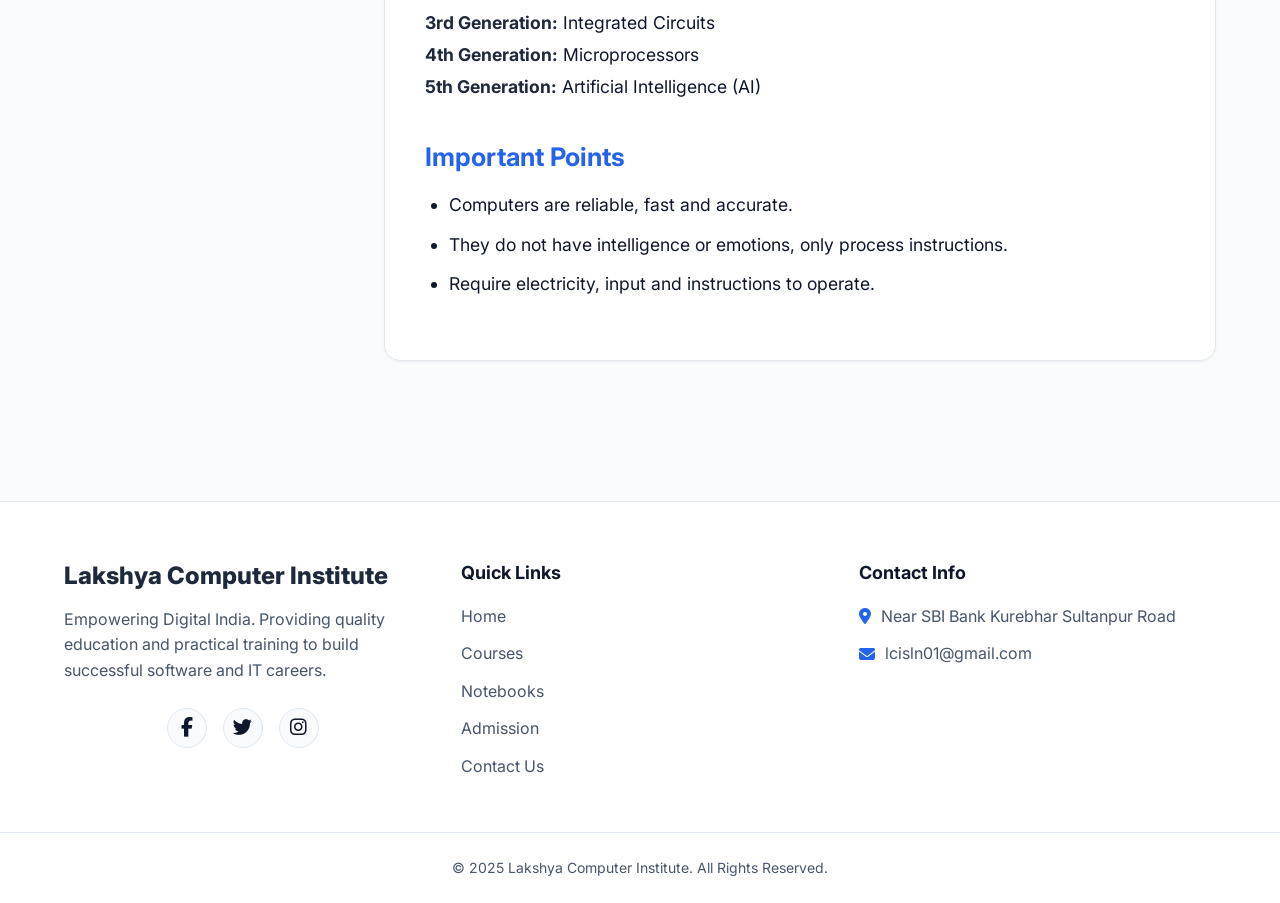
<file: python.html>
<!DOCTYPE html>
<html lang="en">

<head>
  <meta charset="UTF-8" />
  <title>Python - Lakshya Computer Institute</title>
  <meta name="viewport" content="width=device-width, initial-scale=1.0" />
  <link rel="icon" type="image/png" href="img/fevicon.png">
  <link rel="stylesheet" href="assets/css/style.css">
  <link rel="stylesheet" href="https://cdnjs.cloudflare.com/ajax/libs/font-awesome/6.4.0/css/all.min.css">
  <style>
    .notes-layout {
      display: flex;
      gap: 40px;
      position: relative;
      align-items: flex-start;
    }

    /* Sidebar Toggle for Mobile */
    .sidebar-toggle {
      display: none;
      width: 100%;
      background-color: var(--primary-color);
      color: #fff;
      padding: 14px 20px;
      border: none;
      border-radius: var(--border-radius-sm);
      font-size: 1.1rem;
      font-weight: 600;
      cursor: pointer;
      margin-bottom: 20px;
      justify-content: space-between;
      align-items: center;
    }

    /* Sidebar Styling */
    .notes-sidebar {
      width: 280px;
      flex-shrink: 0;
      background-color: var(--surface-color);
      border-radius: var(--border-radius-md);
      border: 1px solid var(--border-color);
      padding: 24px 0;
      position: sticky;
      top: 100px;
      height: max-content;
      max-height: calc(100vh - 120px);
      overflow-y: auto;
      box-shadow: var(--shadow-sm);
      z-index: 10;
    }

    .sidebar-header {
      padding: 0 24px 16px 24px;
      border-bottom: 1px solid var(--border-color);
      margin-bottom: 16px;
    }

    .sidebar-header h3 {
      font-size: 1.1rem;
      color: var(--primary-color);
      margin: 0;
    }

    .toc-list {
      list-style: none;
      padding: 0 12px;
    }

    .toc-list li a {
      display: block;
      padding: 10px 14px;
      color: var(--text-secondary);
      border-radius: var(--border-radius-sm);
      font-size: 0.95rem;
      font-weight: 500;
      transition: all var(--transition-fast);
      text-decoration: none;
    }

    .toc-list li a:hover {
      background-color: var(--bg-color);
      color: var(--accent-color);
    }

    .toc-list li a.active {
      background-color: rgba(37, 99, 235, 0.1);
      color: var(--accent-color);
      font-weight: 600;
      border-left: 3px solid var(--accent-color);
    }

    /* Reading Content Area */
    .notes-content {
      flex: 1;
      background-color: var(--surface-color);
      border-radius: var(--border-radius-lg);
      padding: 40px;
      border: 1px solid var(--border-color);
      box-shadow: var(--shadow-sm);
    }

    .notes-content h1 {
      font-size: 2.5rem;
      color: var(--primary-color);
      margin-bottom: 30px;
      padding-bottom: 20px;
      border-bottom: 2px solid var(--bg-color);
    }

    .notes-content h2 {
      font-size: 1.6rem;
      color: var(--accent-color);
      margin-top: 40px;
      margin-bottom: 16px;
      scroll-margin-top: 100px;
      /* Offset for sticky nav */
    }

    .notes-content p,
    .notes-content ul {
      font-size: 1.1rem;
      line-height: 1.8;
      color: var(--text-primary);
      margin-bottom: 20px;
      max-width: 80ch;
      /* Optimal reading width */
    }

    .notes-content ul {
      padding-left: 24px;
    }

    .notes-content li {
      margin-bottom: 8px;
    }

    .notes-content strong {
      color: var(--primary-color);
      font-weight: 700;
    }

    @media (max-width: 992px) {
      .notes-layout {
        flex-direction: column;
      }

      .sidebar-toggle {
        display: flex;
      }

      .notes-sidebar {
        width: 100%;
        position: static;
        max-height: none;
        display: none;
      }

      .notes-sidebar.show {
        display: block;
      }

      .notes-content {
        padding: 30px 20px;
      }

      .notes-content h1 {
        font-size: 2rem;
      }
    }
  </style>
</head>

<body>
  <!-- Page Loader -->
  <div id="page-loader" class="page-loader">
    <div class="spinner"></div>
  </div>

  <!-- Header -->
  <header>
    <div class="container navbar">
      <div class="nav-brand">
        <a href="index.html">
          <img src="img/logo.png" alt="Lakshya Logo" class="logo-img" />
        </a>
      </div>

      <nav class="nav-menu" id="nav-menu">
        <a href="index.html" class="nav-link">Home</a>
        <div class="dropdown">
          <a href="#" class="nav-link dropdown-toggle" id="dropdownBtn">Course <i class="fas fa-chevron-down"></i></a>
          <div class="dropdown-menu">
            <a href="Course.html" class="dropdown-item">Basic Course</a>
            <a href="Course.html" class="dropdown-item">Intermediate Course</a>
            <a href="Course.html" class="dropdown-item">Advance Course</a>
          </div>
        </div>
        <a href="admission.html" class="nav-link">Admission</a>
        <a href="Notebook.html" class="nav-link active">Notebook</a>
        <a href="contact.html" class="nav-link">Contact us</a>
      </nav>

      <div class="nav-actions">
        <button id="theme-toggle" class="animated-theme-toggle" aria-label="Toggle Dark Mode">
          <div class="toggle-track">
            <i class="fas fa-sun icon-sun"></i>
            <i class="fas fa-moon icon-moon"></i>
            <div class="toggle-thumb"></div>
          </div>
        </button>
        <button id="mobile-menu-btn" class="mobile-menu-btn" aria-label="Toggle Mobile Menu">
          <i class="fas fa-bars"></i>
        </button>
      </div>
    </div>
  </header>

  <!-- Notes Section -->
  <section class="section-padding" style="background-color: var(--bg-color);">
    <div class="container">

      <button class="sidebar-toggle" id="sidebarToggle">
        <span>Table of Contents</span> <i class="fas fa-chevron-down"></i>
      </button>

      <div class="notes-layout">
        <!-- Sticky Sidebar -->
        <aside class="notes-sidebar" id="notesSidebar">
          <div class="sidebar-header">
            <h3>Table of Contents</h3>
          </div>
          <ul class="toc-list" id="tocList">
            <li><a href="#intro" class="toc-link">Introduction</a></li>
            <li><a href="#definition" class="toc-link">Definition of Computer</a></li>
            <li><a href="#components" class="toc-link">Main Components</a></li>
            <li><a href="#terms" class="toc-link">Basic Terms</a></li>
            <li><a href="#uses" class="toc-link">Uses of Computers</a></li>
            <li><a href="#generations" class="toc-link">Generations</a></li>
            <li><a href="#points" class="toc-link">Important Points</a></li>
          </ul>

          <div class="sidebar-header" style="margin-top: 30px;">
            <h3>Other Notebooks</h3>
          </div>
          <ul class="toc-list">
            <li><a href="Course.html">ADCA Plus</a></li>
            <li><a href="Course.html">DCA</a></li>
            <li><a href="Course.html">DFA</a></li>
            <li><a href="Course.html">ADFA</a></li>
            <li><a href="Course.html">CCC</a></li>
            <li><a href="Course.html">O-Level</a></li>
          </ul>
        </aside>

        <!-- Main Content -->
        <div class="notes-content reveal">
          <h1>Python</h1>

          <h2 id="intro" class="scroll-target">Introduction</h2>
          <p>
            Python is the study of basic structure, operations and functions of computer systems. A
            computer is an electronic machine that processes data, performs calculations, and solves problems at high
            speed and accuracy.
          </p>

          <h2 id="definition" class="scroll-target">Definition of Computer</h2>
          <p>
            Computer is an electronic device that accepts data (input), processes it according to instructions
            (process),
            and gives the result (output). <br>
            <strong>IPO Cycle:</strong> Input &rarr; Processing &rarr; Output
          </p>

          <h2 id="components" class="scroll-target">Main Components of Computer</h2>
          <ul>
            <li>Input Unit (e.g. keyboard, mouse, scanner)</li>
            <li>Output Unit (e.g. monitor, printer, speaker)</li>
            <li>CPU (Central Processing Unit)</li>
            <li>Memory Unit (RAM and ROM)</li>
          </ul>

          <h2 id="terms" class="scroll-target">Basic Terms</h2>
          <ul>
            <li><strong>Hardware:</strong> Physical parts - monitor, keyboard, CPU, printer</li>
            <li><strong>Software:</strong> Programs and applications - Windows, MS Word, Photoshop</li>
            <li><strong>Data:</strong> Raw facts and figures that are processed by the computer</li>
            <li><strong>Information:</strong> Processed data which has meaning and is useful</li>
          </ul>

          <h2 id="uses" class="scroll-target">Uses of Computers</h2>
          <ul>
            <li>Education</li>
            <li>Business</li>
            <li>Banking</li>
            <li>Health Care</li>
            <li>Designing &amp; Animation</li>
            <li>Research</li>
          </ul>

          <h2 id="generations" class="scroll-target">Generations of Computers</h2>
          <p>
            Computers have evolved in generations: <br>
            <strong>1st Generation:</strong> Vacuum Tubes <br>
            <strong>2nd Generation:</strong> Transistors <br>
            <strong>3rd Generation:</strong> Integrated Circuits <br>
            <strong>4th Generation:</strong> Microprocessors <br>
            <strong>5th Generation:</strong> Artificial Intelligence (AI)
          </p>

          <h2 id="points" class="scroll-target">Important Points</h2>
          <ul>
            <li>Computers are reliable, fast and accurate.</li>
            <li>They do not have intelligence or emotions, only process instructions.</li>
            <li>Require electricity, input and instructions to operate.</li>
          </ul>
        </div>
      </div>
    </div>
  </section>

  <!-- Footer -->
  <footer>
    <div class="container footer-content">
      <div class="footer-brand">
        <h3>Lakshya Computer Institute</h3>
        <p>Empowering Digital India. Providing quality education and practical training to build successful software and
          IT careers.</p>
        <div class="social-icons">
          <a href="https://facebook.com/lakshyacomputer" class="social-icon" target="_blank" rel="noopener"><i
              class="fab fa-facebook-f"></i></a>
          <a href="https://twitter.com/lakshyainstitute" class="social-icon" target="_blank" rel="noopener"><i
              class="fab fa-twitter"></i></a>
          <a href="https://instagram.com/lakshyacomputer" class="social-icon" target="_blank" rel="noopener"><i
              class="fab fa-instagram"></i></a>
        </div>
      </div>
      <div class="footer-links">
        <h4>Quick Links</h4>
        <ul>
          <li><a href="index.html">Home</a></li>
          <li><a href="Course.html">Courses</a></li>
          <li><a href="Notebook.html">Notebooks</a></li>
          <li><a href="admission.html">Admission</a></li>
          <li><a href="contact.html">Contact Us</a></li>
        </ul>
      </div>
      <div class="footer-links">
        <h4>Contact Info</h4>
        <ul style="color: var(--text-secondary);">
          <li style="display: flex; gap: 10px; align-items: flex-start;"><i class="fas fa-map-marker-alt"
              style="margin-top: 4px; color: var(--accent-color);"></i> Near SBI Bank Kurebhar Sultanpur Road</li>
          <li style="display: flex; gap: 10px; align-items: center;"><i class="fas fa-envelope"
              style="color: var(--accent-color);"></i> lcisln01@gmail.com</li>
        </ul>
      </div>
    </div>
    <div class="footer-bottom">
      &copy; 2025 Lakshya Computer Institute. All Rights Reserved.
    </div>
  </footer>

  <!-- Scroll to Top -->
  <button id="scroll-top-btn" class="scroll-top" aria-label="Scroll to top"><i class="fas fa-arrow-up"></i></button>

  <script src="assets/js/main.js"></script>
  <script>
    document.addEventListener('DOMContentLoaded', () => {
      // Mobile Sidebar Toggle
      const sidebarToggle = document.getElementById('sidebarToggle');
      const notesSidebar = document.getElementById('notesSidebar');
      const toggleIcon = sidebarToggle.querySelector('i');

      sidebarToggle.addEventListener('click', () => {
        notesSidebar.classList.toggle('show');
        if (notesSidebar.classList.contains('show')) {
          toggleIcon.classList.replace('fa-chevron-down', 'fa-chevron-up');
        } else {
          toggleIcon.classList.replace('fa-chevron-up', 'fa-chevron-down');
        }
      });

      // Table of Contents Highlight via Intersection Observer
      const sections = document.querySelectorAll('.scroll-target');
      const navLinks = document.querySelectorAll('.toc-link');

      const observerOptions = {
        root: null,
        rootMargin: '-20% 0px -70% 0px', // Trigger when heading reaches near top
        threshold: 0
      };

      const observer = new IntersectionObserver((entries) => {
        entries.forEach(entry => {
          if (entry.isIntersecting) {
            const id = entry.target.getAttribute('id');
            // Remove active from all
            navLinks.forEach(link => link.classList.remove('active'));
            // Add active to current
            const activeLink = document.querySelector(`.toc-link[href="#${id}"]`);
            if (activeLink) activeLink.classList.add('active');
          }
        });
      }, observerOptions);

      sections.forEach(section => {
        observer.observe(section);
      });

      // Smooth scroll for TOC links
      navLinks.forEach(link => {
        link.addEventListener('click', function (e) {
          e.preventDefault();
          const targetId = this.getAttribute('href').substring(1);
          const targetElement = document.getElementById(targetId);
          if (targetElement) {
            window.scrollTo({
              top: targetElement.offsetTop - 80, // Offset for fixed header
              behavior: 'smooth'
            });
            if (window.innerWidth <= 992) {
              notesSidebar.classList.remove('show');
              toggleIcon.classList.replace('fa-chevron-up', 'fa-chevron-down');
            }
          }
        });
      });
    });
  </script>
</body>

</html>
</file>
<file: assets/css/style.css>
/* Google Fonts */
@import url('https://fonts.googleapis.com/css2?family=Inter:wght@300;400;500;600;700;800&family=Fira+Code:wght@400;600;700&display=swap');

/* CSS Variables for Light & Dark Mode */
:root {
    /* Colors - Light Theme (Default) */
    --bg-color: #f8fafc;
    /* Slate 50 */
    --surface-color: #ffffff;
    /* White */
    --text-primary: #0f172a;
    /* Slate 900 */
    --text-secondary: #475569;
    /* Slate 600 */

    --primary-color: #1e293b;
    /* Deep Slate 800 */
    --primary-hover: #334155;
    /* Slate 700 */

    --accent-color: #2563eb;
    /* Trust Blue 600 */
    --accent-hover: #1d4ed8;
    /* Trust Blue 700 */

    --highlight-color: #10b981;
    /* Emerald 500 (For CTA / Success) */
    --highlight-hover: #059669;
    /* Emerald 600 */

    --border-color: #e2e8f0;
    /* Slate 200 */

    /* Shadows */
    --shadow-sm: 0 1px 2px 0 rgb(0 0 0 / 0.05);
    --shadow-md: 0 4px 6px -1px rgb(0 0 0 / 0.1), 0 2px 4px -2px rgb(0 0 0 / 0.1);
    --shadow-lg: 0 10px 15px -3px rgb(0 0 0 / 0.1), 0 4px 6px -4px rgb(0 0 0 / 0.1);
    --shadow-hover: 0 20px 25px -5px rgb(0 0 0 / 0.1), 0 8px 10px -6px rgb(0 0 0 / 0.1);

    /* Transitions */
    --transition-fast: 0.15s ease-in-out;
    --transition-normal: 0.3s ease-in-out;
    --transition-bounce: 0.4s cubic-bezier(0.175, 0.885, 0.32, 1.275);

    /* Layout */
    --border-radius-sm: 8px;
    --border-radius-md: 12px;
    --border-radius-lg: 16px;
    --container-width: 1200px;
}

[data-theme="dark"] {
    /* Colors - Dark Theme */
    --bg-color: #0f172a;
    /* Slate 900 */
    --surface-color: #1e293b;
    /* Slate 800 */
    --text-primary: #f8fafc;
    /* Slate 50 */
    --text-secondary: #94a3b8;
    /* Slate 400 */

    --primary-color: #f8fafc;
    /* Slate 50 (White for text) */
    --primary-hover: #e2e8f0;
    /* Slate 200 */

    --accent-color: #3b82f6;
    /* Trust Blue 500 */
    --accent-hover: #60a5fa;
    /* Trust Blue 400 */

    --border-color: #334155;
    /* Slate 700 */

    /* Adjusted dark shadows */
    --shadow-sm: 0 1px 2px 0 rgb(0 0 0 / 0.3);
    --shadow-md: 0 4px 6px -1px rgb(0 0 0 / 0.3);
    --shadow-lg: 0 10px 15px -3px rgb(0 0 0 / 0.4);
    --shadow-hover: 0 20px 25px -5px rgb(0 0 0 / 0.5);
}

/* Reset & Base Styles */
* {
    margin: 0;
    padding: 0;
    box-sizing: border-box;
}

body {
    font-family: 'Inter', sans-serif;
    background-color: var(--bg-color);
    color: var(--text-primary);
    line-height: 1.6;
    -webkit-font-smoothing: antialiased;
    transition: background-color var(--transition-normal), color var(--transition-normal);
    overflow-x: hidden;
}

h1,
h2,
h3,
h4,
h5,
h6 {
    font-weight: 700;
    color: var(--text-primary);
    line-height: 1.2;
}

a {
    color: var(--accent-color);
    text-decoration: none;
    transition: color var(--transition-fast);
}

a:hover {
    color: var(--accent-hover);
}

img {
    max-width: 100%;
    height: auto;
    display: block;
}

/* Layout Utilities */
.container {
    width: 100%;
    max-width: var(--container-width);
    margin: 0 auto;
    padding: 0 24px;
}

.section-padding {
    padding: 80px 0;
}

.text-center {
    text-align: center;
}

.grid-2 {
    display: grid;
    grid-template-columns: repeat(auto-fit, minmax(320px, 1fr));
    gap: 40px;
}

.grid-3 {
    display: grid;
    grid-template-columns: repeat(auto-fit, minmax(280px, 1fr));
    gap: 30px;
}

.grid-4 {
    display: grid;
    grid-template-columns: repeat(auto-fit, minmax(220px, 1fr));
    gap: 24px;
}

.mb-1 {
    margin-bottom: 8px;
}

.mb-2 {
    margin-bottom: 16px;
}

.mb-3 {
    margin-bottom: 24px;
}

.mb-4 {
    margin-bottom: 32px;
}

.mb-5 {
    margin-bottom: 48px;
}

/* Typography */
.section-title {
    font-size: 2.25rem;
    font-weight: 800;
    margin-bottom: 16px;
    position: relative;
    display: inline-block;
}

.section-title::after {
    content: '';
    position: absolute;
    bottom: -8px;
    left: 50%;
    transform: translateX(-50%);
    width: 60px;
    height: 4px;
    background-color: var(--accent-color);
    border-radius: 4px;
}

.section-subtitle {
    font-size: 1.125rem;
    color: var(--text-secondary);
    max-width: 600px;
    margin: 0 auto 48px auto;
}

/* Buttons */
.btn {
    display: inline-flex;
    align-items: center;
    justify-content: center;
    padding: 12px 28px;
    font-size: 1rem;
    font-weight: 600;
    border-radius: 30px;
    border: none;
    cursor: pointer;
    transition: all var(--transition-normal);
    white-space: nowrap;
    gap: 8px;
}

.btn-primary {
    background-color: var(--accent-color);
    color: #ffffff !important;
    box-shadow: var(--shadow-sm);
}

.btn-primary:hover {
    background-color: var(--accent-hover);
    transform: translateY(-2px);
    box-shadow: var(--shadow-md);
    color: #ffffff !important;
}

.btn-cta {
    background-color: var(--highlight-color);
    color: #ffffff !important;
    box-shadow: var(--shadow-md);
}

.btn-cta:hover {
    background-color: var(--highlight-hover);
    transform: translateY(-2px) scale(1.02);
    box-shadow: var(--shadow-lg);
}

/* Animated Theme Toggle */
.animated-theme-toggle {
    background: transparent;
    border: none;
    cursor: pointer;
    padding: 0;
    display: flex;
    align-items: center;
}

.toggle-track {
    width: 60px;
    height: 30px;
    background-color: var(--border-color);
    border-radius: 30px;
    position: relative;
    display: flex;
    align-items: center;
    justify-content: space-between;
    padding: 0 8px;
    transition: background-color var(--transition-normal);
    box-shadow: inset 0 2px 4px rgba(0, 0, 0, 0.1);
}

body[data-theme='dark'] .toggle-track {
    background-color: var(--accent-color);
}

.icon-sun {
    color: #f59e0b;
    /* Amber */
    font-size: 14px;
    z-index: 1;
}

.icon-moon {
    color: #fbbf24;
    /* Yellow */
    font-size: 14px;
    z-index: 1;
}

.toggle-thumb {
    position: absolute;
    top: 3px;
    left: 3px;
    width: 24px;
    height: 24px;
    background-color: #fff;
    border-radius: 50%;
    transition: transform 0.3s cubic-bezier(0.175, 0.885, 0.32, 1.275);
    box-shadow: 0 2px 4px rgba(0, 0, 0, 0.2);
    z-index: 2;
}

body[data-theme='dark'] .toggle-thumb {
    transform: translateX(30px);
    background-color: #ffffff;
}

.btn-outline {
    background-color: transparent;
    color: var(--text-primary);
    border: 2px solid var(--border-color);
}

.btn-outline:hover {
    border-color: var(--accent-color);
    color: var(--accent-color);
    background-color: transparent;
}

/* Header & Navbar */
header {
    background-color: var(--surface-color);
    box-shadow: var(--shadow-sm);
    position: sticky;
    top: 0;
    z-index: 1000;
    transition: background-color var(--transition-normal), box-shadow var(--transition-normal);
}

.navbar {
    display: flex;
    align-items: center;
    justify-content: space-between;
    height: 80px;
}

.nav-brand {
    display: flex;
    align-items: center;
    gap: 12px;
}

.logo-img {
    height: 48px;
    width: auto;
    transition: filter var(--transition-normal);
}

[data-theme="dark"] .logo-img {
    filter: brightness(0) invert(1);
}

.nav-menu {
    display: flex;
    align-items: center;
    gap: 32px;
    list-style: none;
}

.nav-link {
    color: var(--text-secondary);
    font-weight: 500;
    font-size: 1rem;
    transition: color var(--transition-fast);
    position: relative;
}

.nav-link:hover,
.nav-link.active {
    color: var(--accent-color);
}

.nav-link::after {
    content: '';
    position: absolute;
    bottom: -4px;
    left: 0;
    width: 0;
    height: 2px;
    background-color: var(--accent-color);
    transition: width var(--transition-normal);
}

.nav-link:hover::after,
.nav-link.active::after {
    width: 100%;
}

/* Dropdown */
.dropdown {
    position: relative;
}

.dropdown-toggle {
    display: flex;
    align-items: center;
    gap: 4px;
    cursor: pointer;
}

.dropdown-toggle i {
    font-size: 0.8rem;
    transition: transform var(--transition-normal);
}

.dropdown-menu {
    position: absolute;
    top: 100%;
    left: 0;
    background-color: var(--surface-color);
    min-width: 220px;
    border-radius: var(--border-radius-md);
    box-shadow: var(--shadow-lg);
    opacity: 0;
    visibility: hidden;
    transform: translateY(10px);
    transition: all var(--transition-normal);
    padding: 8px 0;
    border: 1px solid var(--border-color);
}

.dropdown:hover .dropdown-menu,
.dropdown.open .dropdown-menu {
    opacity: 1;
    visibility: visible;
    transform: translateY(0);
}

.dropdown:hover .dropdown-toggle i,
.dropdown.open .dropdown-toggle i {
    transform: rotate(180deg);
}

.dropdown-item {
    display: block;
    padding: 10px 20px;
    color: var(--text-primary);
    font-weight: 500;
    transition: background-color var(--transition-fast), color var(--transition-fast);
    text-decoration: none;
}

.dropdown-item:hover {
    background-color: var(--bg-color);
    color: var(--accent-color);
}

/* Nav Right & Toggles */
.nav-actions {
    display: flex;
    align-items: center;
    gap: 16px;
}

.theme-toggle {
    background: none;
    border: none;
    color: var(--text-primary);
    font-size: 1.2rem;
    cursor: pointer;
    width: 40px;
    height: 40px;
    border-radius: 50%;
    display: flex;
    align-items: center;
    justify-content: center;
    transition: background-color var(--transition-fast);
}

.theme-toggle:hover {
    background-color: var(--bg-color);
}

.mobile-menu-btn {
    display: none;
    background: none;
    border: none;
    color: var(--text-primary);
    font-size: 1.5rem;
    cursor: pointer;
}

/* Specific Section Styles */

/* Hero */
.hero {
    padding: 100px 0;
    background: linear-gradient(135deg, var(--bg-color) 0%, rgba(37, 99, 235, 0.05) 100%);
    position: relative;
    overflow: hidden;
}

.hero-content {
    display: flex;
    flex-direction: column;
    justify-content: center;
    z-index: 2;
    position: relative;
}

.hero h1 {
    font-size: 3.5rem;
    line-height: 1.2;
    margin-bottom: 24px;
    color: var(--primary-color);
    display: flex;
    flex-wrap: wrap;
    align-items: center;
    gap: 12px;
}

.animated-text {
    background: linear-gradient(270deg, var(--accent-color), var(--highlight-color), var(--accent-color));
    background-size: 200% 200%;
    -webkit-background-clip: text;
    background-clip: text;
    -webkit-text-fill-color: transparent;
    animation: gradientShift 3s ease infinite;
    display: inline-block;
}

@keyframes gradientShift {
    0% {
        background-position: 0% 50%;
    }

    50% {
        background-position: 100% 50%;
    }

    100% {
        background-position: 0% 50%;
    }
}

[data-theme="dark"] .hero h1 {
    color: #fff;
}

.hero-subtitle {
    font-size: 1.25rem;
    color: var(--text-secondary);
    margin-bottom: 40px;
    max-width: 500px;
}

.hero-buttons {
    display: flex;
    gap: 16px;
    flex-wrap: wrap;
}

.hero-image-wrapper {
    position: relative;
    z-index: 2;
    border-radius: var(--border-radius-lg);
    overflow: hidden;
    box-shadow: var(--shadow-lg);
    transform: perspective(1000px) rotateY(-5deg) translateY(10px);
    transition: transform 0.5s ease;
}

.hero-image-wrapper:hover {
    transform: perspective(1000px) rotateY(0deg) translateY(0px);
}

.hero-image-wrapper img {
    width: 100%;
    height: 100%;
    object-fit: cover;
    display: block;
}

/* Background blob for hero */
.hero::before {
    content: '';
    position: absolute;
    top: -20%;
    right: -10%;
    width: 60%;
    height: 120%;
    background: radial-gradient(circle, rgba(37, 99, 235, 0.1) 0%, rgba(255, 255, 255, 0) 70%);
    z-index: 1;
    pointer-events: none;
}

/* Stats Section */
.stats-section {
    background-color: var(--surface-color);
    padding: 60px 0;
    border-bottom: 1px solid var(--border-color);
}

.stat-item {
    text-align: center;
    padding: 20px;
}

.stat-number {
    font-size: 3rem;
    font-weight: 800;
    color: var(--accent-color);
    margin-bottom: 8px;
    line-height: 1;
}

.stat-label {
    font-size: 1.1rem;
    color: var(--text-secondary);
    font-weight: 500;
}

/* Cards */
.card {
    background-color: var(--surface-color);
    border-radius: var(--border-radius-lg);
    padding: 32px;
    box-shadow: var(--shadow-sm);
    transition: all var(--transition-normal);
    border: 1px solid var(--border-color);
    display: flex;
    flex-direction: column;
    position: relative;
    overflow: hidden;
}

.card:hover {
    transform: translateY(-8px);
    box-shadow: var(--shadow-hover);
    border-color: var(--accent-hover);
}

/* Course Card Specific */
.course-card .card-icon {
    width: 60px;
    height: 60px;
    border-radius: var(--border-radius-md);
    background: rgba(37, 99, 235, 0.1);
    display: flex;
    align-items: center;
    justify-content: center;
    margin-bottom: 24px;
}

.course-card .card-icon img {
    width: 32px;
    height: 32px;
    object-fit: contain;
}

.card-title {
    font-size: 1.25rem;
    font-weight: 700;
    margin-bottom: 12px;
    color: var(--primary-color);
}

.card-desc {
    color: var(--text-secondary);
    margin-bottom: 24px;
    flex-grow: 1;
}

/* Notebook Card Specific */
.notebook-card {
    text-align: center;
    align-items: center;
    padding: 40px 24px;
}

.notebook-card .card-icon {
    width: 50px;
    height: 50px;
    margin-bottom: 20px;
    transition: transform var(--transition-normal);
}

.notebook-card:hover .card-icon {
    transform: scale(1.1) rotate(5deg);
}

.notebook-card .card-title {
    margin-bottom: 0;
    font-size: 1.1rem;
}

/* Exam Card */
.exam-card {
    align-items: center;
    text-align: center;
}

.exam-card .card-icon {
    font-size: 2.5rem;
    color: var(--accent-color);
    margin-bottom: 20px;
}

.exam-card .btn {
    margin-top: auto;
    width: 100%;
}

/* Forms */
.form-group {
    margin-bottom: 24px;
    position: relative;
}

.form-label {
    display: block;
    font-weight: 600;
    margin-bottom: 8px;
    color: var(--text-primary);
}

.form-control {
    width: 100%;
    padding: 14px 16px;
    border: 1px solid var(--border-color);
    border-radius: var(--border-radius-sm);
    background-color: var(--bg-color);
    color: var(--text-primary);
    font-family: inherit;
    font-size: 1rem;
    transition: all var(--transition-fast);
}

.form-control:focus {
    outline: none;
    border-color: var(--accent-color);
    box-shadow: 0 0 0 3px rgba(37, 99, 235, 0.1);
    background-color: var(--surface-color);
}

/* Floating Label Variant */
.floating-group {
    position: relative;
    margin-bottom: 24px;
}

.floating-group .form-control {
    padding: 20px 16px 8px 16px;
}

.floating-label {
    position: absolute;
    top: 14px;
    left: 16px;
    font-size: 1rem;
    color: var(--text-secondary);
    pointer-events: none;
    transition: all var(--transition-fast);
    font-weight: 500;
}

.floating-group .form-control:focus~.floating-label,
.floating-group .form-control:not(:placeholder-shown)~.floating-label {
    top: 6px;
    font-size: 0.75rem;
    color: var(--accent-color);
}

.error-message {
    color: #ef4444;
    /* Red 500 */
    font-size: 0.875rem;
    margin-top: 6px;
    display: none;
}

.form-control.error {
    border-color: #ef4444;
}

.form-control.error+.error-message {
    display: block;
}

/* Contact/Location Frame */
.map-container {
    border-radius: var(--border-radius-lg);
    overflow: hidden;
    height: 100%;
    min-height: 400px;
    box-shadow: var(--shadow-sm);
    border: 1px solid var(--border-color);
}

.map-container iframe {
    width: 100%;
    height: 100%;
    border: none;
    display: block;
}

.contact-card {
    padding: 40px;
    background-color: var(--surface-color);
    border-radius: var(--border-radius-lg);
    box-shadow: var(--shadow-md);
    border: 1px solid var(--border-color);
}

/* Footer */
footer {
    background-color: var(--surface-color);
    border-top: 1px solid var(--border-color);
    padding: 60px 0 24px 0;
    margin-top: 60px;
}

.footer-content {
    display: grid;
    grid-template-columns: repeat(auto-fit, minmax(280px, 1fr));
    gap: 40px;
    margin-bottom: 40px;
}

.footer-brand h3 {
    font-size: 1.5rem;
    font-weight: 800;
    color: var(--primary-color);
    margin-bottom: 16px;
    display: flex;
    align-items: center;
    gap: 10px;
}

.footer-brand p {
    color: var(--text-secondary);
    margin-bottom: 24px;
}

.footer-links h4 {
    font-size: 1.125rem;
    font-weight: 700;
    margin-bottom: 20px;
}

.footer-links ul {
    list-style: none;
}

.footer-links li {
    margin-bottom: 12px;
}

.footer-links a {
    color: var(--text-secondary);
    transition: color var(--transition-fast);
}

.footer-links a:hover {
    color: var(--accent-color);
    padding-left: 4px;
}

.social-icons {
    display: flex;
    gap: 16px;
    justify-content: center;
}

.social-icon {
    width: 40px;
    height: 40px;
    border-radius: 50%;
    background-color: var(--bg-color);
    color: var(--text-primary);
    display: flex;
    align-items: center;
    justify-content: center;
    font-size: 1.2rem;
    transition: all var(--transition-bounce);
    border: 1px solid var(--border-color);
}

.social-icon:hover {
    background-color: var(--accent-color);
    color: #ffffff;
    transform: translateY(-4px);
    border-color: var(--accent-color);
}

.footer-bottom {
    text-align: center;
    padding-top: 24px;
    border-top: 1px solid var(--border-color);
    color: var(--text-secondary);
    font-size: 0.875rem;
    display: flex;
    flex-direction: column;
    gap: 12px;
}

/* Scroll to Top */
.scroll-top {
    position: fixed;
    bottom: 30px;
    right: 30px;
    width: 50px;
    height: 50px;
    background-color: var(--accent-color);
    color: #ffffff;
    border-radius: 50%;
    display: flex;
    align-items: center;
    justify-content: center;
    font-size: 1.2rem;
    cursor: pointer;
    border: none;
    box-shadow: var(--shadow-lg);
    opacity: 0;
    visibility: hidden;
    transform: translateY(20px);
    transition: all var(--transition-normal);
    z-index: 999;
}

.scroll-top.show {
    opacity: 1;
    visibility: visible;
    transform: translateY(0);
}

.scroll-top:hover {
    background-color: var(--accent-hover);
    transform: translateY(-4px);
}

/* Page Loader */
.page-loader {
    position: fixed;
    top: 0;
    left: 0;
    width: 100%;
    height: 100%;
    background-color: var(--surface-color);
    z-index: 9999;
    display: flex;
    align-items: center;
    justify-content: center;
    transition: opacity 0.5s ease, visibility 0.5s ease;
}

.spinner {
    width: 50px;
    height: 50px;
    border: 4px solid var(--border-color);
    border-top-color: var(--accent-color);
    border-radius: 50%;
    animation: spin 1s linear infinite;
}

@keyframes spin {
    to {
        transform: rotate(360deg);
    }
}

/* Scroll Reveal Animations */
.reveal {
    opacity: 0;
    transform: translateY(40px);
    transition: all 0.8s cubic-bezier(0.5, 0, 0, 1);
}

.reveal.active {
    opacity: 1;
    transform: translateY(0);
}

/* Responsive */
@media (max-width: 992px) {
    .hero {
        padding: 60px 0;
    }

    .hero h1 {
        font-size: 3rem;
    }

    .nav-menu {
        position: fixed;
        top: 80px;
        left: -100%;
        width: 100%;
        height: calc(100vh - 80px);
        background-color: var(--surface-color);
        flex-direction: column;
        padding: 40px 24px;
        gap: 24px;
        transition: left var(--transition-normal);
        overflow-y: auto;
        z-index: 1000;
    }

    .nav-menu.active {
        left: 0;
    }

    .mobile-menu-btn {
        display: block;
    }

    .dropdown-menu {
        position: static;
        opacity: 1;
        visibility: visible;
        transform: none;
        box-shadow: none;
        background-color: var(--bg-color);
        border: none;
        display: none;
        /* Hide by default in mobile */
        margin-top: 10px;
    }

    .dropdown.open .dropdown-menu {
        display: block;
    }
}

@media (max-width: 768px) {
    .section-padding {
        padding: 60px 0;
    }

    .section-title {
        font-size: 1.75rem;
    }

    .hero h1 {
        font-size: 2.5rem;
    }

    .hero-buttons {
        flex-direction: column;
    }

    .hero-buttons .btn {
        width: 100%;
    }

    .contact-card {
        padding: 24px;
    }

    .grid-2,
    .grid-3,
    .grid-4 {
        grid-template-columns: 1fr;
        gap: 20px;
    }

    .card {
        padding: 24px;
    }
}

@media (max-width: 480px) {
    .hero h1 {
        font-size: 2rem;
    }

    .section-padding {
        padding: 40px 0;
    }

    .stat-number {
        font-size: 2.2rem;
    }

    .navbar {
        height: 70px;
    }

    .nav-brand h3 {
        font-size: 1.2rem;
    }

    .logo-img {
        height: 36px;
    }

    .toggle-track {
        width: 50px;
        height: 26px;
    }

    body[data-theme='dark'] .toggle-thumb {
        transform: translateX(24px);
    }

    .toggle-thumb {
        width: 20px;
        height: 20px;
    }
}
</file>
